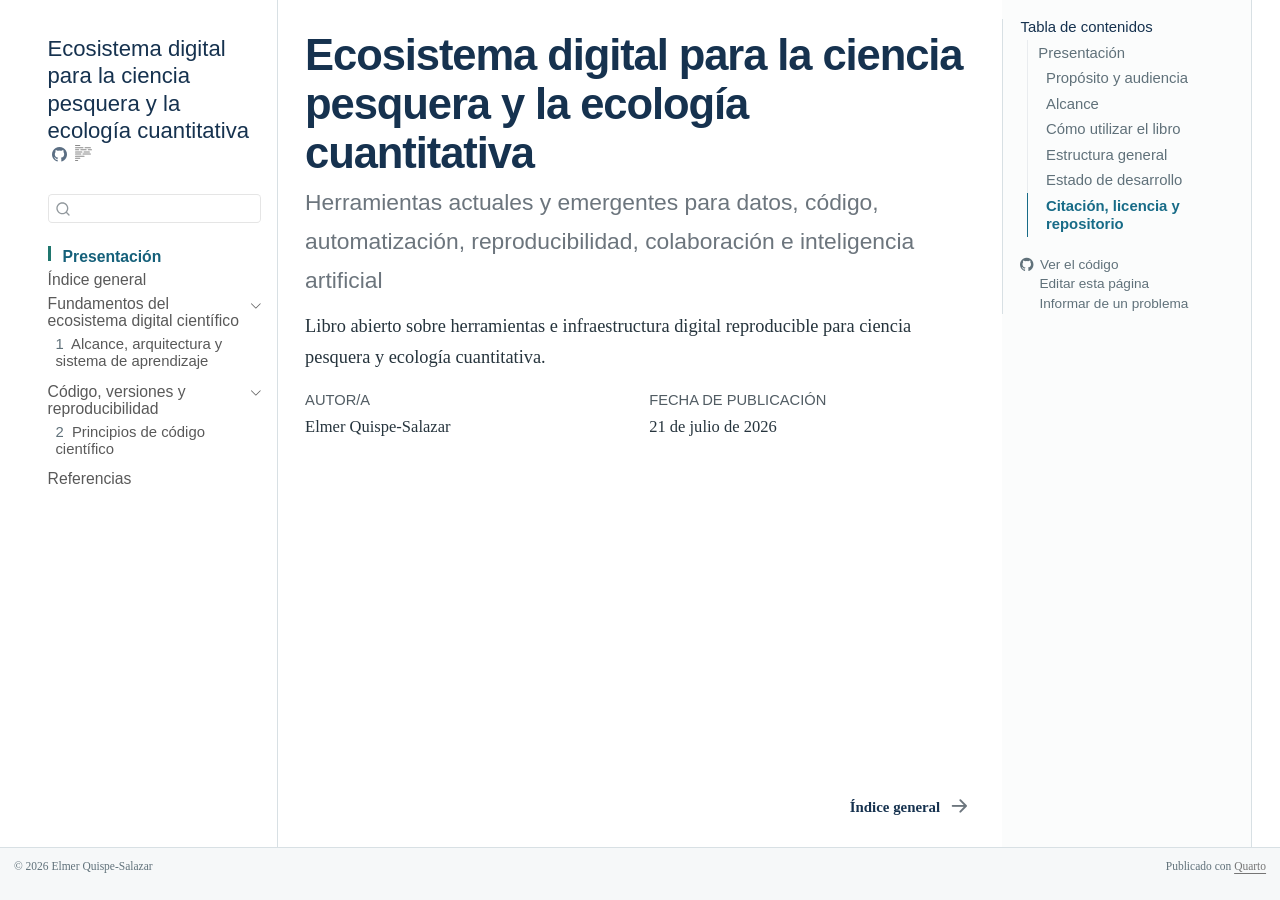
<file: docs/index.html>
<!DOCTYPE html>
<html xmlns="http://www.w3.org/1999/xhtml" lang="es" xml:lang="es"><head>

<meta charset="utf-8">
<meta name="generator" content="quarto-1.7.32">

<meta name="viewport" content="width=device-width, initial-scale=1.0, user-scalable=yes">

<meta name="author" content="Elmer Quispe-Salazar">
<meta name="description" content="Libro abierto sobre herramientas e infraestructura digital reproducible para ciencia pesquera y ecología cuantitativa.">

<title>Ecosistema digital para la ciencia pesquera y la ecología cuantitativa</title>
<style>
code{white-space: pre-wrap;}
span.smallcaps{font-variant: small-caps;}
div.columns{display: flex; gap: min(4vw, 1.5em);}
div.column{flex: auto; overflow-x: auto;}
div.hanging-indent{margin-left: 1.5em; text-indent: -1.5em;}
ul.task-list{list-style: none;}
ul.task-list li input[type="checkbox"] {
  width: 0.8em;
  margin: 0 0.8em 0.2em -1em; /* quarto-specific, see https://github.com/quarto-dev/quarto-cli/issues/4556 */ 
  vertical-align: middle;
}
</style>


<script src="site_libs/quarto-nav/quarto-nav.js"></script>
<script src="site_libs/quarto-nav/headroom.min.js"></script>
<script src="site_libs/clipboard/clipboard.min.js"></script>
<script src="site_libs/quarto-search/autocomplete.umd.js"></script>
<script src="site_libs/quarto-search/fuse.min.js"></script>
<script src="site_libs/quarto-search/quarto-search.js"></script>
<meta name="quarto:offset" content="./">
<link href="./contents.html" rel="next">
<script src="site_libs/quarto-html/quarto.js" type="module"></script>
<script src="site_libs/quarto-html/tabsets/tabsets.js" type="module"></script>
<script src="site_libs/quarto-html/popper.min.js"></script>
<script src="site_libs/quarto-html/tippy.umd.min.js"></script>
<script src="site_libs/quarto-html/anchor.min.js"></script>
<link href="site_libs/quarto-html/tippy.css" rel="stylesheet">
<link href="site_libs/quarto-html/quarto-syntax-highlighting-7bdfc6fd1cc75327436dce34fbe9533d.css" rel="stylesheet" id="quarto-text-highlighting-styles">
<script src="site_libs/bootstrap/bootstrap.min.js"></script>
<link href="site_libs/bootstrap/bootstrap-icons.css" rel="stylesheet">
<link href="site_libs/bootstrap/bootstrap-d03d477578135a263d6508707e135090.min.css" rel="stylesheet" append-hash="true" id="quarto-bootstrap" data-mode="light">
<script id="quarto-search-options" type="application/json">{
  "location": "sidebar",
  "copy-button": false,
  "collapse-after": 3,
  "panel-placement": "start",
  "type": "textbox",
  "limit": 50,
  "keyboard-shortcut": [
    "f",
    "/",
    "s"
  ],
  "show-item-context": false,
  "language": {
    "search-no-results-text": "Sin resultados",
    "search-matching-documents-text": "documentos encontrados",
    "search-copy-link-title": "Copiar el enlace en la búsqueda",
    "search-hide-matches-text": "Ocultar resultados adicionales",
    "search-more-match-text": "resultado adicional en este documento",
    "search-more-matches-text": "resultados adicionales en este documento",
    "search-clear-button-title": "Borrar",
    "search-text-placeholder": "",
    "search-detached-cancel-button-title": "Cancelar",
    "search-submit-button-title": "Enviar",
    "search-label": "Buscar"
  }
}</script>
<style>html{ scroll-behavior: smooth; }</style>


<meta property="og:title" content="Ecosistema digital para la ciencia pesquera y la ecología cuantitativa">
<meta property="og:description" content="Libro abierto sobre herramientas e infraestructura digital reproducible para ciencia pesquera y ecología cuantitativa.">
<meta property="og:site_name" content="Ecosistema digital para la ciencia pesquera y la ecología cuantitativa">
</head>

<body class="nav-sidebar floating quarto-light">

<div id="quarto-search-results"></div>
  <header id="quarto-header" class="headroom fixed-top">
  <nav class="quarto-secondary-nav">
    <div class="container-fluid d-flex">
      <button type="button" class="quarto-btn-toggle btn" data-bs-toggle="collapse" role="button" data-bs-target=".quarto-sidebar-collapse-item" aria-controls="quarto-sidebar" aria-expanded="false" aria-label="Alternar barra lateral" onclick="if (window.quartoToggleHeadroom) { window.quartoToggleHeadroom(); }">
        <i class="bi bi-layout-text-sidebar-reverse"></i>
      </button>
        <nav class="quarto-page-breadcrumbs" aria-label="breadcrumb"><ol class="breadcrumb"><li class="breadcrumb-item"><a href="./index.html">Presentación</a></li></ol></nav>
        <a class="flex-grow-1" role="navigation" data-bs-toggle="collapse" data-bs-target=".quarto-sidebar-collapse-item" aria-controls="quarto-sidebar" aria-expanded="false" aria-label="Alternar barra lateral" onclick="if (window.quartoToggleHeadroom) { window.quartoToggleHeadroom(); }">      
        </a>
      <button type="button" class="btn quarto-search-button" aria-label="Buscar" onclick="window.quartoOpenSearch();">
        <i class="bi bi-search"></i>
      </button>
    </div>
  </nav>
</header>
<!-- content -->
<div id="quarto-content" class="quarto-container page-columns page-rows-contents page-layout-full">
<!-- sidebar -->
  <nav id="quarto-sidebar" class="sidebar collapse collapse-horizontal quarto-sidebar-collapse-item sidebar-navigation floating overflow-auto">
    <div class="pt-lg-2 mt-2 text-left sidebar-header">
    <div class="sidebar-title mb-0 py-0">
      <a href="./">Ecosistema digital para la ciencia pesquera y la ecología cuantitativa</a> 
        <div class="sidebar-tools-main">
    <a href="https://github.com/qselmer/QuantFish-LabCore" title="Ejecutar el código" class="quarto-navigation-tool px-1" aria-label="Ejecutar el código"><i class="bi bi-github"></i></a>
  <a href="" class="quarto-reader-toggle quarto-navigation-tool px-1" onclick="window.quartoToggleReader(); return false;" title="Alternar modo lector">
  <div class="quarto-reader-toggle-btn">
  <i class="bi"></i>
  </div>
</a>
</div>
    </div>
      </div>
        <div class="mt-2 flex-shrink-0 align-items-center">
        <div class="sidebar-search">
        <div id="quarto-search" class="" title="Buscar"></div>
        </div>
        </div>
    <div class="sidebar-menu-container"> 
    <ul class="list-unstyled mt-1">
        <li class="sidebar-item">
  <div class="sidebar-item-container"> 
  <a href="./index.html" class="sidebar-item-text sidebar-link active">
 <span class="menu-text">Presentación</span></a>
  </div>
</li>
        <li class="sidebar-item">
  <div class="sidebar-item-container"> 
  <a href="./contents.html" class="sidebar-item-text sidebar-link">
 <span class="menu-text">Índice general</span></a>
  </div>
</li>
        <li class="sidebar-item sidebar-item-section">
      <div class="sidebar-item-container"> 
            <a class="sidebar-item-text sidebar-link text-start" data-bs-toggle="collapse" data-bs-target="#quarto-sidebar-section-1" role="navigation" aria-expanded="true">
 <span class="menu-text">Fundamentos del ecosistema digital científico</span></a>
          <a class="sidebar-item-toggle text-start" data-bs-toggle="collapse" data-bs-target="#quarto-sidebar-section-1" role="navigation" aria-expanded="true" aria-label="Alternar sección">
            <i class="bi bi-chevron-right ms-2"></i>
          </a> 
      </div>
      <ul id="quarto-sidebar-section-1" class="collapse list-unstyled sidebar-section depth1 show">  
          <li class="sidebar-item">
  <div class="sidebar-item-container"> 
  <a href="./ccpe/000-alcance-arquitectura.html" class="sidebar-item-text sidebar-link">
 <span class="menu-text"><span class="chapter-number">1</span>&nbsp; <span class="chapter-title">Alcance, arquitectura y sistema de aprendizaje</span></span></a>
  </div>
</li>
      </ul>
  </li>
        <li class="sidebar-item sidebar-item-section">
      <div class="sidebar-item-container"> 
            <a href="./part-iv/index.html" class="sidebar-item-text sidebar-link">
 <span class="menu-text">Código, versiones y reproducibilidad</span></a>
          <a class="sidebar-item-toggle text-start" data-bs-toggle="collapse" data-bs-target="#quarto-sidebar-section-2" role="navigation" aria-expanded="true" aria-label="Alternar sección">
            <i class="bi bi-chevron-right ms-2"></i>
          </a> 
      </div>
      <ul id="quarto-sidebar-section-2" class="collapse list-unstyled sidebar-section depth1 show">  
          <li class="sidebar-item">
  <div class="sidebar-item-container"> 
  <a href="./part-iv/22-code-principles.html" class="sidebar-item-text sidebar-link">
 <span class="menu-text"><span class="chapter-number">2</span>&nbsp; <span class="chapter-title">Principios de código científico</span></span></a>
  </div>
</li>
      </ul>
  </li>
        <li class="sidebar-item">
  <div class="sidebar-item-container"> 
  <a href="./references.html" class="sidebar-item-text sidebar-link">
 <span class="menu-text">Referencias</span></a>
  </div>
</li>
    </ul>
    </div>
</nav>
<div id="quarto-sidebar-glass" class="quarto-sidebar-collapse-item" data-bs-toggle="collapse" data-bs-target=".quarto-sidebar-collapse-item"></div>
<!-- margin-sidebar -->
    <div id="quarto-margin-sidebar" class="sidebar margin-sidebar">
        <nav id="TOC" role="doc-toc" class="toc-active">
    <h2 id="toc-title">Tabla de contenidos</h2>
   
  <ul>
  <li><a href="#presentación" id="toc-presentación" class="nav-link active" data-scroll-target="#presentación">Presentación</a>
  <ul class="collapse">
  <li><a href="#propósito-y-audiencia" id="toc-propósito-y-audiencia" class="nav-link" data-scroll-target="#propósito-y-audiencia">Propósito y audiencia</a></li>
  <li><a href="#alcance" id="toc-alcance" class="nav-link" data-scroll-target="#alcance">Alcance</a></li>
  <li><a href="#cómo-utilizar-el-libro" id="toc-cómo-utilizar-el-libro" class="nav-link" data-scroll-target="#cómo-utilizar-el-libro">Cómo utilizar el libro</a></li>
  <li><a href="#estructura-general" id="toc-estructura-general" class="nav-link" data-scroll-target="#estructura-general">Estructura general</a></li>
  <li><a href="#estado-de-desarrollo" id="toc-estado-de-desarrollo" class="nav-link" data-scroll-target="#estado-de-desarrollo">Estado de desarrollo</a></li>
  <li><a href="#citación-licencia-y-repositorio" id="toc-citación-licencia-y-repositorio" class="nav-link" data-scroll-target="#citación-licencia-y-repositorio">Citación, licencia y repositorio</a></li>
  </ul></li>
  </ul>
<div class="toc-actions"><ul><li><a href="https://github.com/qselmer/QuantFish-LabCore/blob/main/index.qmd" class="toc-action"><i class="bi bi-github"></i>Ver el código</a></li><li><a href="https://github.com/qselmer/QuantFish-LabCore/edit/main/index.qmd" class="toc-action"><i class="bi empty"></i>Editar esta página</a></li><li><a href="https://github.com/qselmer/QuantFish-LabCore/issues/new" class="toc-action"><i class="bi empty"></i>Informar de un problema</a></li></ul></div></nav>
    </div>
<!-- main -->
<main class="content column-body" id="quarto-document-content">

<header id="title-block-header" class="quarto-title-block default">
<div class="quarto-title">
<h1 class="title">Ecosistema digital para la ciencia pesquera y la ecología cuantitativa</h1>
<p class="subtitle lead">Herramientas actuales y emergentes para datos, código, automatización, reproducibilidad, colaboración e inteligencia artificial</p>
</div>

<div>
  <div class="description">
    Libro abierto sobre herramientas e infraestructura digital reproducible para ciencia pesquera y ecología cuantitativa.
  </div>
</div>


<div class="quarto-title-meta column-body">

    <div>
    <div class="quarto-title-meta-heading">Autor/a</div>
    <div class="quarto-title-meta-contents">
             <p>Elmer Quispe-Salazar </p>
          </div>
  </div>
    
    <div>
    <div class="quarto-title-meta-heading">Fecha de publicación</div>
    <div class="quarto-title-meta-contents">
      <p class="date">21 de julio de 2026</p>
    </div>
  </div>
  
    
  </div>
  


</header>


<section id="presentación" class="level1 unnumbered book-frontmatter">
<h1 class="unnumbered book-frontmatter">Presentación</h1>
<div class="book-hero">
<p class="book-kicker">
Computación científica · ciencia pesquera · reproducibilidad
</p>
<p>Este libro examina la infraestructura digital que sostiene el trabajo científico contemporáneo: cómo organizar datos y código, registrar decisiones, automatizar procesos y publicar resultados que otras personas puedan comprender, verificar y reconstruir.</p>
<p><a href="./contents.html" class="btn btn-primary" role="button">Consultar el índice general</a> <a href="https://github.com/qselmer/QuantFish-LabCore" class="btn btn-outline-primary" role="button">Abrir el repositorio</a></p>
</div>
<section id="propósito-y-audiencia" class="level2">
<h2 class="anchored" data-anchor-id="propósito-y-audiencia">Propósito y audiencia</h2>
<p>La obra está dirigida a investigadores, profesionales, docentes y estudiantes de ciencias pesqueras y ecología cuantitativa que trabajan con archivos, scripts, bases de datos y documentos científicos. Su propósito es ofrecer criterios duraderos para construir entornos portables, auditables, seguros y sostenibles, incluso cuando cambien las herramientas concretas.</p>
</section>
<section id="alcance" class="level2">
<h2 class="anchored" data-anchor-id="alcance">Alcance</h2>
<p>El recorrido abarca organización de proyectos, formatos de datos, lenguajes computacionales, entornos de desarrollo, control de versiones, publicación reproducible, automatización, colaboración e inteligencia artificial. R, Python, SQL y la terminal se presentan como componentes complementarios de una misma arquitectura científica.</p>
<div class="callout callout-style-default callout-note callout-titled" title="Límites de esta obra">
<div class="callout-header d-flex align-content-center">
<div class="callout-icon-container">
<i class="callout-icon"></i>
</div>
<div class="callout-title-container flex-fill">
Límites de esta obra
</div>
</div>
<div class="callout-body-container callout-body">
<p>No es un tratado de estadística aplicada. No desarrolla teoría de GLM, GAM, modelos mixtos o bayesianos, modelos espacio-temporales, dinámica poblacional, evaluación de stocks ni MSE. Los ejemplos cuantitativos se utilizan para explicar herramientas y decisiones de infraestructura.</p>
</div>
</div>
</section>
<section id="cómo-utilizar-el-libro" class="level2">
<h2 class="anchored" data-anchor-id="cómo-utilizar-el-libro">Cómo utilizar el libro</h2>
<p>Los capítulos combinan explicación conceptual, procedimientos verificables y ejemplos reproducibles. Conviene leer primero el argumento completo, consultar el código cuando sea necesario y conservar evidencia de las decisiones adoptadas en cada proyecto.</p>
<p>El ecosistema editorial distingue cuatro productos relacionados, pero no intercambiables:</p>
<ul>
<li>el <strong>aprendizaje personal</strong> registra preguntas y avances;</li>
<li>el <strong>libro</strong> desarrolla una explicación coherente y de referencia;</li>
<li>la <strong>clase</strong> organiza una experiencia docente;</li>
<li>el <strong>post</strong> sintetiza resultados únicamente después de evaluar el aprendizaje.</li>
</ul>
</section>
<section id="estructura-general" class="level2">
<h2 class="anchored" data-anchor-id="estructura-general">Estructura general</h2>
<p>La arquitectura prevista se organiza en ocho partes: fundamentos; datos; entornos y lenguajes; código y reproducibilidad; automatización e infraestructura; colaboración y gobernanza; inteligencia artificial; e integración. El <a href="./contents.html">índice general</a> distingue los capítulos disponibles de los contenidos planificados.</p>
</section>
<section id="estado-de-desarrollo" class="level2">
<h2 class="anchored" data-anchor-id="estado-de-desarrollo">Estado de desarrollo</h2>
<p>El libro se publica de manera incremental. La base editorial, la navegación y el primer capítulo están disponibles; los demás capítulos se incorporarán cuando su contenido y sus ejemplos puedan validarse.</p>
</section>
<section id="citación-licencia-y-repositorio" class="level2">
<h2 class="anchored" data-anchor-id="citación-licencia-y-repositorio">Citación, licencia y repositorio</h2>
<p><strong>Autor:</strong> Elmer Quispe-Salazar</p>
<p><strong>Citación sugerida:</strong> Quispe-Salazar, E. (2026). <em>Ecosistema digital para la ciencia pesquera y la ecología cuantitativa</em>. <a href="https://qselmer.github.io/QuantFish-LabCore/" class="uri">https://qselmer.github.io/QuantFish-LabCore/</a></p>
<p><strong>Licencia del contenido:</strong> <a href="https://creativecommons.org/licenses/by/4.0/deed.es">Creative Commons Atribución 4.0 Internacional</a></p>
<p><strong>Repositorio:</strong> <a href="https://github.com/qselmer/QuantFish-LabCore">qselmer/QuantFish-LabCore</a></p>


</section>
</section>

</main> <!-- /main -->
<script id="quarto-html-after-body" type="application/javascript">
  window.document.addEventListener("DOMContentLoaded", function (event) {
    const icon = "";
    const anchorJS = new window.AnchorJS();
    anchorJS.options = {
      placement: 'right',
      icon: icon
    };
    anchorJS.add('.anchored');
    const isCodeAnnotation = (el) => {
      for (const clz of el.classList) {
        if (clz.startsWith('code-annotation-')) {                     
          return true;
        }
      }
      return false;
    }
    const onCopySuccess = function(e) {
      // button target
      const button = e.trigger;
      // don't keep focus
      button.blur();
      // flash "checked"
      button.classList.add('code-copy-button-checked');
      var currentTitle = button.getAttribute("title");
      button.setAttribute("title", "Copiado");
      let tooltip;
      if (window.bootstrap) {
        button.setAttribute("data-bs-toggle", "tooltip");
        button.setAttribute("data-bs-placement", "left");
        button.setAttribute("data-bs-title", "Copiado");
        tooltip = new bootstrap.Tooltip(button, 
          { trigger: "manual", 
            customClass: "code-copy-button-tooltip",
            offset: [0, -8]});
        tooltip.show();    
      }
      setTimeout(function() {
        if (tooltip) {
          tooltip.hide();
          button.removeAttribute("data-bs-title");
          button.removeAttribute("data-bs-toggle");
          button.removeAttribute("data-bs-placement");
        }
        button.setAttribute("title", currentTitle);
        button.classList.remove('code-copy-button-checked');
      }, 1000);
      // clear code selection
      e.clearSelection();
    }
    const getTextToCopy = function(trigger) {
        const codeEl = trigger.previousElementSibling.cloneNode(true);
        for (const childEl of codeEl.children) {
          if (isCodeAnnotation(childEl)) {
            childEl.remove();
          }
        }
        return codeEl.innerText;
    }
    const clipboard = new window.ClipboardJS('.code-copy-button:not([data-in-quarto-modal])', {
      text: getTextToCopy
    });
    clipboard.on('success', onCopySuccess);
    if (window.document.getElementById('quarto-embedded-source-code-modal')) {
      const clipboardModal = new window.ClipboardJS('.code-copy-button[data-in-quarto-modal]', {
        text: getTextToCopy,
        container: window.document.getElementById('quarto-embedded-source-code-modal')
      });
      clipboardModal.on('success', onCopySuccess);
    }
      var localhostRegex = new RegExp(/^(?:http|https):\/\/localhost\:?[0-9]*\//);
      var mailtoRegex = new RegExp(/^mailto:/);
        var filterRegex = new RegExp("https:\/\/qselmer\.github\.io\/QuantFish-LabCore\/");
      var isInternal = (href) => {
          return filterRegex.test(href) || localhostRegex.test(href) || mailtoRegex.test(href);
      }
      // Inspect non-navigation links and adorn them if external
     var links = window.document.querySelectorAll('a[href]:not(.nav-link):not(.navbar-brand):not(.toc-action):not(.sidebar-link):not(.sidebar-item-toggle):not(.pagination-link):not(.no-external):not([aria-hidden]):not(.dropdown-item):not(.quarto-navigation-tool):not(.about-link)');
      for (var i=0; i<links.length; i++) {
        const link = links[i];
        if (!isInternal(link.href)) {
          // undo the damage that might have been done by quarto-nav.js in the case of
          // links that we want to consider external
          if (link.dataset.originalHref !== undefined) {
            link.href = link.dataset.originalHref;
          }
            // target, if specified
            link.setAttribute("target", "_blank");
            if (link.getAttribute("rel") === null) {
              link.setAttribute("rel", "noopener");
            }
        }
      }
    function tippyHover(el, contentFn, onTriggerFn, onUntriggerFn) {
      const config = {
        allowHTML: true,
        maxWidth: 500,
        delay: 100,
        arrow: false,
        appendTo: function(el) {
            return el.parentElement;
        },
        interactive: true,
        interactiveBorder: 10,
        theme: 'quarto',
        placement: 'bottom-start',
      };
      if (contentFn) {
        config.content = contentFn;
      }
      if (onTriggerFn) {
        config.onTrigger = onTriggerFn;
      }
      if (onUntriggerFn) {
        config.onUntrigger = onUntriggerFn;
      }
      window.tippy(el, config); 
    }
    const noterefs = window.document.querySelectorAll('a[role="doc-noteref"]');
    for (var i=0; i<noterefs.length; i++) {
      const ref = noterefs[i];
      tippyHover(ref, function() {
        // use id or data attribute instead here
        let href = ref.getAttribute('data-footnote-href') || ref.getAttribute('href');
        try { href = new URL(href).hash; } catch {}
        const id = href.replace(/^#\/?/, "");
        const note = window.document.getElementById(id);
        if (note) {
          return note.innerHTML;
        } else {
          return "";
        }
      });
    }
    const xrefs = window.document.querySelectorAll('a.quarto-xref');
    const processXRef = (id, note) => {
      // Strip column container classes
      const stripColumnClz = (el) => {
        el.classList.remove("page-full", "page-columns");
        if (el.children) {
          for (const child of el.children) {
            stripColumnClz(child);
          }
        }
      }
      stripColumnClz(note)
      if (id === null || id.startsWith('sec-')) {
        // Special case sections, only their first couple elements
        const container = document.createElement("div");
        if (note.children && note.children.length > 2) {
          container.appendChild(note.children[0].cloneNode(true));
          for (let i = 1; i < note.children.length; i++) {
            const child = note.children[i];
            if (child.tagName === "P" && child.innerText === "") {
              continue;
            } else {
              container.appendChild(child.cloneNode(true));
              break;
            }
          }
          if (window.Quarto?.typesetMath) {
            window.Quarto.typesetMath(container);
          }
          return container.innerHTML
        } else {
          if (window.Quarto?.typesetMath) {
            window.Quarto.typesetMath(note);
          }
          return note.innerHTML;
        }
      } else {
        // Remove any anchor links if they are present
        const anchorLink = note.querySelector('a.anchorjs-link');
        if (anchorLink) {
          anchorLink.remove();
        }
        if (window.Quarto?.typesetMath) {
          window.Quarto.typesetMath(note);
        }
        if (note.classList.contains("callout")) {
          return note.outerHTML;
        } else {
          return note.innerHTML;
        }
      }
    }
    for (var i=0; i<xrefs.length; i++) {
      const xref = xrefs[i];
      tippyHover(xref, undefined, function(instance) {
        instance.disable();
        let url = xref.getAttribute('href');
        let hash = undefined; 
        if (url.startsWith('#')) {
          hash = url;
        } else {
          try { hash = new URL(url).hash; } catch {}
        }
        if (hash) {
          const id = hash.replace(/^#\/?/, "");
          const note = window.document.getElementById(id);
          if (note !== null) {
            try {
              const html = processXRef(id, note.cloneNode(true));
              instance.setContent(html);
            } finally {
              instance.enable();
              instance.show();
            }
          } else {
            // See if we can fetch this
            fetch(url.split('#')[0])
            .then(res => res.text())
            .then(html => {
              const parser = new DOMParser();
              const htmlDoc = parser.parseFromString(html, "text/html");
              const note = htmlDoc.getElementById(id);
              if (note !== null) {
                const html = processXRef(id, note);
                instance.setContent(html);
              } 
            }).finally(() => {
              instance.enable();
              instance.show();
            });
          }
        } else {
          // See if we can fetch a full url (with no hash to target)
          // This is a special case and we should probably do some content thinning / targeting
          fetch(url)
          .then(res => res.text())
          .then(html => {
            const parser = new DOMParser();
            const htmlDoc = parser.parseFromString(html, "text/html");
            const note = htmlDoc.querySelector('main.content');
            if (note !== null) {
              // This should only happen for chapter cross references
              // (since there is no id in the URL)
              // remove the first header
              if (note.children.length > 0 && note.children[0].tagName === "HEADER") {
                note.children[0].remove();
              }
              const html = processXRef(null, note);
              instance.setContent(html);
            } 
          }).finally(() => {
            instance.enable();
            instance.show();
          });
        }
      }, function(instance) {
      });
    }
        let selectedAnnoteEl;
        const selectorForAnnotation = ( cell, annotation) => {
          let cellAttr = 'data-code-cell="' + cell + '"';
          let lineAttr = 'data-code-annotation="' +  annotation + '"';
          const selector = 'span[' + cellAttr + '][' + lineAttr + ']';
          return selector;
        }
        const selectCodeLines = (annoteEl) => {
          const doc = window.document;
          const targetCell = annoteEl.getAttribute("data-target-cell");
          const targetAnnotation = annoteEl.getAttribute("data-target-annotation");
          const annoteSpan = window.document.querySelector(selectorForAnnotation(targetCell, targetAnnotation));
          const lines = annoteSpan.getAttribute("data-code-lines").split(",");
          const lineIds = lines.map((line) => {
            return targetCell + "-" + line;
          })
          let top = null;
          let height = null;
          let parent = null;
          if (lineIds.length > 0) {
              //compute the position of the single el (top and bottom and make a div)
              const el = window.document.getElementById(lineIds[0]);
              top = el.offsetTop;
              height = el.offsetHeight;
              parent = el.parentElement.parentElement;
            if (lineIds.length > 1) {
              const lastEl = window.document.getElementById(lineIds[lineIds.length - 1]);
              const bottom = lastEl.offsetTop + lastEl.offsetHeight;
              height = bottom - top;
            }
            if (top !== null && height !== null && parent !== null) {
              // cook up a div (if necessary) and position it 
              let div = window.document.getElementById("code-annotation-line-highlight");
              if (div === null) {
                div = window.document.createElement("div");
                div.setAttribute("id", "code-annotation-line-highlight");
                div.style.position = 'absolute';
                parent.appendChild(div);
              }
              div.style.top = top - 2 + "px";
              div.style.height = height + 4 + "px";
              div.style.left = 0;
              let gutterDiv = window.document.getElementById("code-annotation-line-highlight-gutter");
              if (gutterDiv === null) {
                gutterDiv = window.document.createElement("div");
                gutterDiv.setAttribute("id", "code-annotation-line-highlight-gutter");
                gutterDiv.style.position = 'absolute';
                const codeCell = window.document.getElementById(targetCell);
                const gutter = codeCell.querySelector('.code-annotation-gutter');
                gutter.appendChild(gutterDiv);
              }
              gutterDiv.style.top = top - 2 + "px";
              gutterDiv.style.height = height + 4 + "px";
            }
            selectedAnnoteEl = annoteEl;
          }
        };
        const unselectCodeLines = () => {
          const elementsIds = ["code-annotation-line-highlight", "code-annotation-line-highlight-gutter"];
          elementsIds.forEach((elId) => {
            const div = window.document.getElementById(elId);
            if (div) {
              div.remove();
            }
          });
          selectedAnnoteEl = undefined;
        };
          // Handle positioning of the toggle
      window.addEventListener(
        "resize",
        throttle(() => {
          elRect = undefined;
          if (selectedAnnoteEl) {
            selectCodeLines(selectedAnnoteEl);
          }
        }, 10)
      );
      function throttle(fn, ms) {
      let throttle = false;
      let timer;
        return (...args) => {
          if(!throttle) { // first call gets through
              fn.apply(this, args);
              throttle = true;
          } else { // all the others get throttled
              if(timer) clearTimeout(timer); // cancel #2
              timer = setTimeout(() => {
                fn.apply(this, args);
                timer = throttle = false;
              }, ms);
          }
        };
      }
        // Attach click handler to the DT
        const annoteDls = window.document.querySelectorAll('dt[data-target-cell]');
        for (const annoteDlNode of annoteDls) {
          annoteDlNode.addEventListener('click', (event) => {
            const clickedEl = event.target;
            if (clickedEl !== selectedAnnoteEl) {
              unselectCodeLines();
              const activeEl = window.document.querySelector('dt[data-target-cell].code-annotation-active');
              if (activeEl) {
                activeEl.classList.remove('code-annotation-active');
              }
              selectCodeLines(clickedEl);
              clickedEl.classList.add('code-annotation-active');
            } else {
              // Unselect the line
              unselectCodeLines();
              clickedEl.classList.remove('code-annotation-active');
            }
          });
        }
    const findCites = (el) => {
      const parentEl = el.parentElement;
      if (parentEl) {
        const cites = parentEl.dataset.cites;
        if (cites) {
          return {
            el,
            cites: cites.split(' ')
          };
        } else {
          return findCites(el.parentElement)
        }
      } else {
        return undefined;
      }
    };
    var bibliorefs = window.document.querySelectorAll('a[role="doc-biblioref"]');
    for (var i=0; i<bibliorefs.length; i++) {
      const ref = bibliorefs[i];
      const citeInfo = findCites(ref);
      if (citeInfo) {
        tippyHover(citeInfo.el, function() {
          var popup = window.document.createElement('div');
          citeInfo.cites.forEach(function(cite) {
            var citeDiv = window.document.createElement('div');
            citeDiv.classList.add('hanging-indent');
            citeDiv.classList.add('csl-entry');
            var biblioDiv = window.document.getElementById('ref-' + cite);
            if (biblioDiv) {
              citeDiv.innerHTML = biblioDiv.innerHTML;
            }
            popup.appendChild(citeDiv);
          });
          return popup.innerHTML;
        });
      }
    }
  });
  </script>
<nav class="page-navigation column-body">
  <div class="nav-page nav-page-previous">
  </div>
  <div class="nav-page nav-page-next">
      <a href="./contents.html" class="pagination-link" aria-label="Índice general">
        <span class="nav-page-text">Índice general</span> <i class="bi bi-arrow-right-short"></i>
      </a>
  </div>
</nav>
</div> <!-- /content -->
<footer class="footer">
  <div class="nav-footer">
    <div class="nav-footer-left">
<p>© 2026 Elmer Quispe-Salazar</p>
</div>   
    <div class="nav-footer-center">
      &nbsp;
    <div class="toc-actions d-sm-block d-md-none"><ul><li><a href="https://github.com/qselmer/QuantFish-LabCore/blob/main/index.qmd" class="toc-action"><i class="bi bi-github"></i>Ver el código</a></li><li><a href="https://github.com/qselmer/QuantFish-LabCore/edit/main/index.qmd" class="toc-action"><i class="bi empty"></i>Editar esta página</a></li><li><a href="https://github.com/qselmer/QuantFish-LabCore/issues/new" class="toc-action"><i class="bi empty"></i>Informar de un problema</a></li></ul></div></div>
    <div class="nav-footer-right">
<p>Publicado con <a href="https://quarto.org/">Quarto</a></p>
</div>
  </div>
</footer>




<script src="site_libs/quarto-html/zenscroll-min.js"></script>
</body></html>
</file>
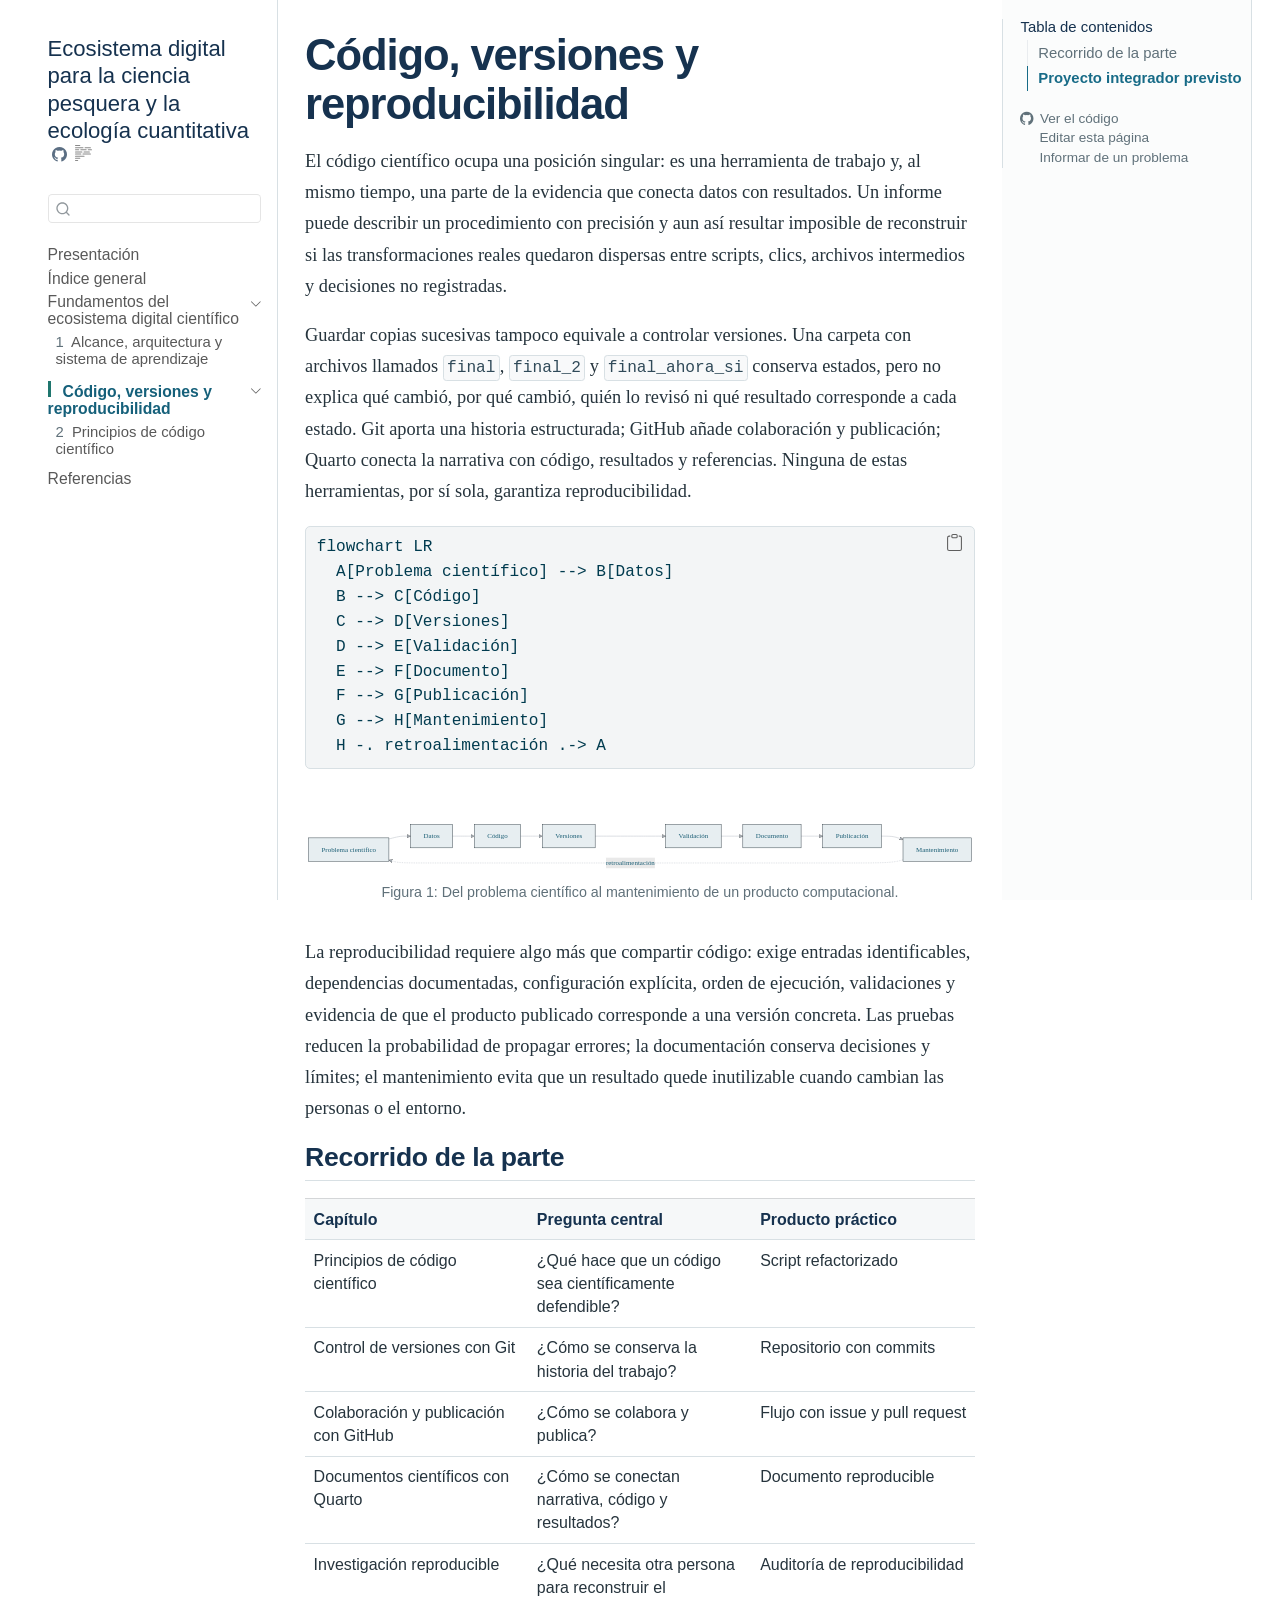
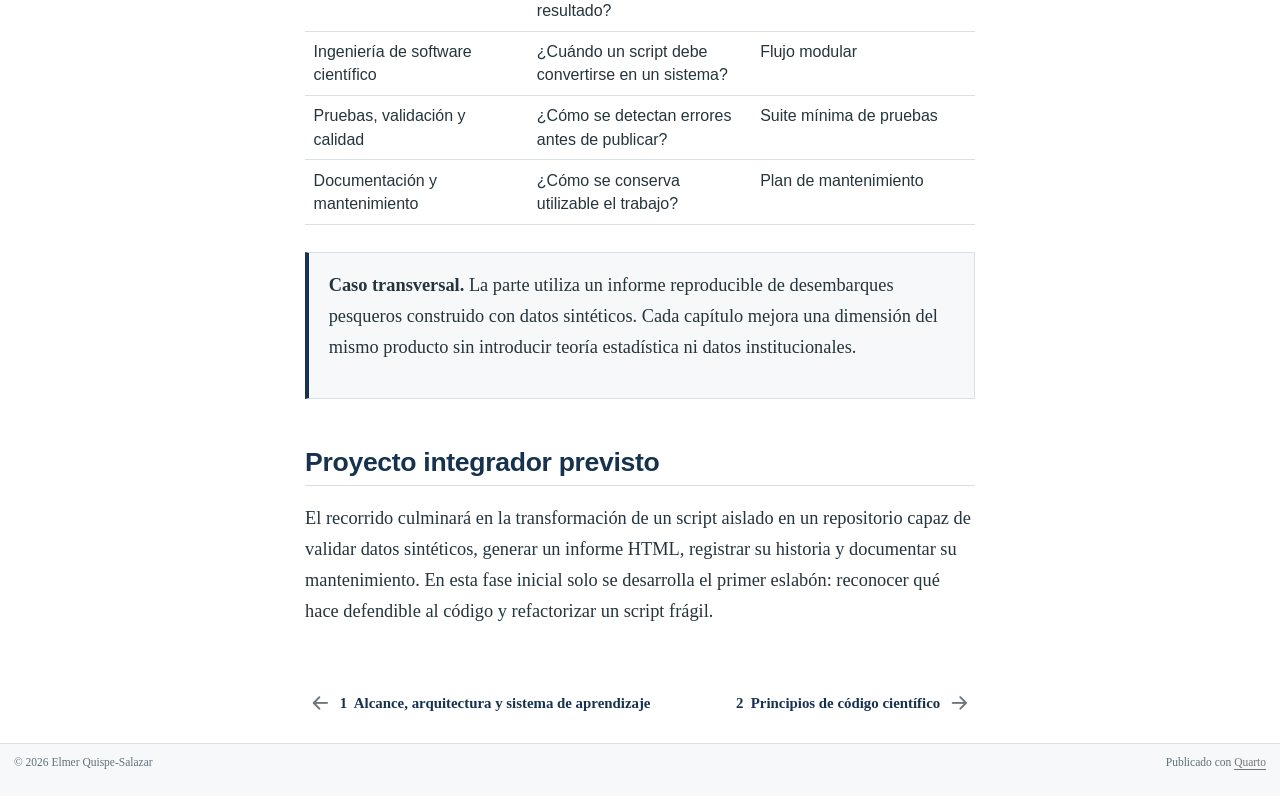
<file: docs/part-iv/index.html>
<!DOCTYPE html>
<html xmlns="http://www.w3.org/1999/xhtml" lang="es" xml:lang="es"><head>

<meta charset="utf-8">
<meta name="generator" content="quarto-1.7.32">

<meta name="viewport" content="width=device-width, initial-scale=1.0, user-scalable=yes">

<meta name="description" content="Arquitectura computacional para convertir código científico en evidencia trazable, verificable y mantenible.">

<title>Código, versiones y reproducibilidad – Ecosistema digital para la ciencia pesquera y la ecología cuantitativa</title>
<style>
code{white-space: pre-wrap;}
span.smallcaps{font-variant: small-caps;}
div.columns{display: flex; gap: min(4vw, 1.5em);}
div.column{flex: auto; overflow-x: auto;}
div.hanging-indent{margin-left: 1.5em; text-indent: -1.5em;}
ul.task-list{list-style: none;}
ul.task-list li input[type="checkbox"] {
  width: 0.8em;
  margin: 0 0.8em 0.2em -1em; /* quarto-specific, see https://github.com/quarto-dev/quarto-cli/issues/4556 */ 
  vertical-align: middle;
}
/* CSS for syntax highlighting */
html { -webkit-text-size-adjust: 100%; }
pre > code.sourceCode { white-space: pre; position: relative; }
pre > code.sourceCode > span { display: inline-block; line-height: 1.25; }
pre > code.sourceCode > span:empty { height: 1.2em; }
.sourceCode { overflow: visible; }
code.sourceCode > span { color: inherit; text-decoration: inherit; }
div.sourceCode { margin: 1em 0; }
pre.sourceCode { margin: 0; }
@media screen {
div.sourceCode { overflow: auto; }
}
@media print {
pre > code.sourceCode { white-space: pre-wrap; }
pre > code.sourceCode > span { text-indent: -5em; padding-left: 5em; }
}
pre.numberSource code
  { counter-reset: source-line 0; }
pre.numberSource code > span
  { position: relative; left: -4em; counter-increment: source-line; }
pre.numberSource code > span > a:first-child::before
  { content: counter(source-line);
    position: relative; left: -1em; text-align: right; vertical-align: baseline;
    border: none; display: inline-block;
    -webkit-touch-callout: none; -webkit-user-select: none;
    -khtml-user-select: none; -moz-user-select: none;
    -ms-user-select: none; user-select: none;
    padding: 0 4px; width: 4em;
  }
pre.numberSource { margin-left: 3em;  padding-left: 4px; }
div.sourceCode
  {   }
@media screen {
pre > code.sourceCode > span > a:first-child::before { text-decoration: underline; }
}
</style>


<script src="../site_libs/quarto-nav/quarto-nav.js"></script>
<script src="../site_libs/quarto-nav/headroom.min.js"></script>
<script src="../site_libs/clipboard/clipboard.min.js"></script>
<script src="../site_libs/quarto-search/autocomplete.umd.js"></script>
<script src="../site_libs/quarto-search/fuse.min.js"></script>
<script src="../site_libs/quarto-search/quarto-search.js"></script>
<meta name="quarto:offset" content="../">
<link href="../part-iv/22-code-principles.html" rel="next">
<link href="../ccpe/000-alcance-arquitectura.html" rel="prev">
<script src="../site_libs/quarto-html/quarto.js" type="module"></script>
<script src="../site_libs/quarto-html/tabsets/tabsets.js" type="module"></script>
<script src="../site_libs/quarto-html/popper.min.js"></script>
<script src="../site_libs/quarto-html/tippy.umd.min.js"></script>
<script src="../site_libs/quarto-html/anchor.min.js"></script>
<link href="../site_libs/quarto-html/tippy.css" rel="stylesheet">
<link href="../site_libs/quarto-html/quarto-syntax-highlighting-7bdfc6fd1cc75327436dce34fbe9533d.css" rel="stylesheet" id="quarto-text-highlighting-styles">
<script src="../site_libs/bootstrap/bootstrap.min.js"></script>
<link href="../site_libs/bootstrap/bootstrap-icons.css" rel="stylesheet">
<link href="../site_libs/bootstrap/bootstrap-d03d477578135a263d6508707e135090.min.css" rel="stylesheet" append-hash="true" id="quarto-bootstrap" data-mode="light">
<script id="quarto-search-options" type="application/json">{
  "location": "sidebar",
  "copy-button": false,
  "collapse-after": 3,
  "panel-placement": "start",
  "type": "textbox",
  "limit": 50,
  "keyboard-shortcut": [
    "f",
    "/",
    "s"
  ],
  "show-item-context": false,
  "language": {
    "search-no-results-text": "Sin resultados",
    "search-matching-documents-text": "documentos encontrados",
    "search-copy-link-title": "Copiar el enlace en la búsqueda",
    "search-hide-matches-text": "Ocultar resultados adicionales",
    "search-more-match-text": "resultado adicional en este documento",
    "search-more-matches-text": "resultados adicionales en este documento",
    "search-clear-button-title": "Borrar",
    "search-text-placeholder": "",
    "search-detached-cancel-button-title": "Cancelar",
    "search-submit-button-title": "Enviar",
    "search-label": "Buscar"
  }
}</script>
<style>html{ scroll-behavior: smooth; }</style>
<script src="../site_libs/quarto-diagram/mermaid.min.js"></script>
<script src="../site_libs/quarto-diagram/mermaid-init.js"></script>
<link href="../site_libs/quarto-diagram/mermaid.css" rel="stylesheet">


<meta property="og:title" content="Código, versiones y reproducibilidad – Ecosistema digital para la ciencia pesquera y la ecología cuantitativa">
<meta property="og:description" content="Libro abierto sobre herramientas e infraestructura digital reproducible para ciencia pesquera y ecología cuantitativa.">
<meta property="og:site_name" content="Ecosistema digital para la ciencia pesquera y la ecología cuantitativa">
</head>

<body class="nav-sidebar floating quarto-light">

<div id="quarto-search-results"></div>
  <header id="quarto-header" class="headroom fixed-top">
  <nav class="quarto-secondary-nav">
    <div class="container-fluid d-flex">
      <button type="button" class="quarto-btn-toggle btn" data-bs-toggle="collapse" role="button" data-bs-target=".quarto-sidebar-collapse-item" aria-controls="quarto-sidebar" aria-expanded="false" aria-label="Alternar barra lateral" onclick="if (window.quartoToggleHeadroom) { window.quartoToggleHeadroom(); }">
        <i class="bi bi-layout-text-sidebar-reverse"></i>
      </button>
        <nav class="quarto-page-breadcrumbs" aria-label="breadcrumb"><ol class="breadcrumb"><li class="breadcrumb-item"><a href="../part-iv/index.html">Código, versiones y reproducibilidad</a></li></ol></nav>
        <a class="flex-grow-1" role="navigation" data-bs-toggle="collapse" data-bs-target=".quarto-sidebar-collapse-item" aria-controls="quarto-sidebar" aria-expanded="false" aria-label="Alternar barra lateral" onclick="if (window.quartoToggleHeadroom) { window.quartoToggleHeadroom(); }">      
        </a>
      <button type="button" class="btn quarto-search-button" aria-label="Buscar" onclick="window.quartoOpenSearch();">
        <i class="bi bi-search"></i>
      </button>
    </div>
  </nav>
</header>
<!-- content -->
<div id="quarto-content" class="quarto-container page-columns page-rows-contents page-layout-article">
<!-- sidebar -->
  <nav id="quarto-sidebar" class="sidebar collapse collapse-horizontal quarto-sidebar-collapse-item sidebar-navigation floating overflow-auto">
    <div class="pt-lg-2 mt-2 text-left sidebar-header">
    <div class="sidebar-title mb-0 py-0">
      <a href="../">Ecosistema digital para la ciencia pesquera y la ecología cuantitativa</a> 
        <div class="sidebar-tools-main">
    <a href="https://github.com/qselmer/QuantFish-LabCore" title="Ejecutar el código" class="quarto-navigation-tool px-1" aria-label="Ejecutar el código"><i class="bi bi-github"></i></a>
  <a href="" class="quarto-reader-toggle quarto-navigation-tool px-1" onclick="window.quartoToggleReader(); return false;" title="Alternar modo lector">
  <div class="quarto-reader-toggle-btn">
  <i class="bi"></i>
  </div>
</a>
</div>
    </div>
      </div>
        <div class="mt-2 flex-shrink-0 align-items-center">
        <div class="sidebar-search">
        <div id="quarto-search" class="" title="Buscar"></div>
        </div>
        </div>
    <div class="sidebar-menu-container"> 
    <ul class="list-unstyled mt-1">
        <li class="sidebar-item">
  <div class="sidebar-item-container"> 
  <a href="../index.html" class="sidebar-item-text sidebar-link">
 <span class="menu-text">Presentación</span></a>
  </div>
</li>
        <li class="sidebar-item">
  <div class="sidebar-item-container"> 
  <a href="../contents.html" class="sidebar-item-text sidebar-link">
 <span class="menu-text">Índice general</span></a>
  </div>
</li>
        <li class="sidebar-item sidebar-item-section">
      <div class="sidebar-item-container"> 
            <a class="sidebar-item-text sidebar-link text-start" data-bs-toggle="collapse" data-bs-target="#quarto-sidebar-section-1" role="navigation" aria-expanded="true">
 <span class="menu-text">Fundamentos del ecosistema digital científico</span></a>
          <a class="sidebar-item-toggle text-start" data-bs-toggle="collapse" data-bs-target="#quarto-sidebar-section-1" role="navigation" aria-expanded="true" aria-label="Alternar sección">
            <i class="bi bi-chevron-right ms-2"></i>
          </a> 
      </div>
      <ul id="quarto-sidebar-section-1" class="collapse list-unstyled sidebar-section depth1 show">  
          <li class="sidebar-item">
  <div class="sidebar-item-container"> 
  <a href="../ccpe/000-alcance-arquitectura.html" class="sidebar-item-text sidebar-link">
 <span class="menu-text"><span class="chapter-number">1</span>&nbsp; <span class="chapter-title">Alcance, arquitectura y sistema de aprendizaje</span></span></a>
  </div>
</li>
      </ul>
  </li>
        <li class="sidebar-item sidebar-item-section">
      <div class="sidebar-item-container"> 
            <a href="../part-iv/index.html" class="sidebar-item-text sidebar-link active">
 <span class="menu-text">Código, versiones y reproducibilidad</span></a>
          <a class="sidebar-item-toggle text-start" data-bs-toggle="collapse" data-bs-target="#quarto-sidebar-section-2" role="navigation" aria-expanded="true" aria-label="Alternar sección">
            <i class="bi bi-chevron-right ms-2"></i>
          </a> 
      </div>
      <ul id="quarto-sidebar-section-2" class="collapse list-unstyled sidebar-section depth1 show">  
          <li class="sidebar-item">
  <div class="sidebar-item-container"> 
  <a href="../part-iv/22-code-principles.html" class="sidebar-item-text sidebar-link">
 <span class="menu-text"><span class="chapter-number">2</span>&nbsp; <span class="chapter-title">Principios de código científico</span></span></a>
  </div>
</li>
      </ul>
  </li>
        <li class="sidebar-item">
  <div class="sidebar-item-container"> 
  <a href="../references.html" class="sidebar-item-text sidebar-link">
 <span class="menu-text">Referencias</span></a>
  </div>
</li>
    </ul>
    </div>
</nav>
<div id="quarto-sidebar-glass" class="quarto-sidebar-collapse-item" data-bs-toggle="collapse" data-bs-target=".quarto-sidebar-collapse-item"></div>
<!-- margin-sidebar -->
    <div id="quarto-margin-sidebar" class="sidebar margin-sidebar">
        <nav id="TOC" role="doc-toc" class="toc-active">
    <h2 id="toc-title">Tabla de contenidos</h2>
   
  <ul>
  <li><a href="#recorrido-de-la-parte" id="toc-recorrido-de-la-parte" class="nav-link active" data-scroll-target="#recorrido-de-la-parte">Recorrido de la parte</a></li>
  <li><a href="#proyecto-integrador-previsto" id="toc-proyecto-integrador-previsto" class="nav-link" data-scroll-target="#proyecto-integrador-previsto">Proyecto integrador previsto</a></li>
  </ul>
<div class="toc-actions"><ul><li><a href="https://github.com/qselmer/QuantFish-LabCore/blob/main/part-iv/index.qmd" class="toc-action"><i class="bi bi-github"></i>Ver el código</a></li><li><a href="https://github.com/qselmer/QuantFish-LabCore/edit/main/part-iv/index.qmd" class="toc-action"><i class="bi empty"></i>Editar esta página</a></li><li><a href="https://github.com/qselmer/QuantFish-LabCore/issues/new" class="toc-action"><i class="bi empty"></i>Informar de un problema</a></li></ul></div></nav>
    </div>
<!-- main -->
<main class="content" id="quarto-document-content">

<header id="title-block-header" class="quarto-title-block default">
<div class="quarto-title">
<h1 class="title">Código, versiones y reproducibilidad</h1>
</div>



<div class="quarto-title-meta">

    
  
    
  </div>
  


</header>


<p>El código científico ocupa una posición singular: es una herramienta de trabajo y, al mismo tiempo, una parte de la evidencia que conecta datos con resultados. Un informe puede describir un procedimiento con precisión y aun así resultar imposible de reconstruir si las transformaciones reales quedaron dispersas entre scripts, clics, archivos intermedios y decisiones no registradas.</p>
<p>Guardar copias sucesivas tampoco equivale a controlar versiones. Una carpeta con archivos llamados <code>final</code>, <code>final_2</code> y <code>final_ahora_si</code> conserva estados, pero no explica qué cambió, por qué cambió, quién lo revisó ni qué resultado corresponde a cada estado. Git aporta una historia estructurada; GitHub añade colaboración y publicación; Quarto conecta la narrativa con código, resultados y referencias. Ninguna de estas herramientas, por sí sola, garantiza reproducibilidad.</p>
<div class="cell" data-layout-align="default">
<div class="sourceCode cell-code" id="cb1"><pre class="sourceCode default code-with-copy"><code class="sourceCode default"><span id="cb1-1"><a href="#cb1-1" aria-hidden="true" tabindex="-1"></a>flowchart LR</span>
<span id="cb1-2"><a href="#cb1-2" aria-hidden="true" tabindex="-1"></a>  A[Problema científico] --&gt; B[Datos]</span>
<span id="cb1-3"><a href="#cb1-3" aria-hidden="true" tabindex="-1"></a>  B --&gt; C[Código]</span>
<span id="cb1-4"><a href="#cb1-4" aria-hidden="true" tabindex="-1"></a>  C --&gt; D[Versiones]</span>
<span id="cb1-5"><a href="#cb1-5" aria-hidden="true" tabindex="-1"></a>  D --&gt; E[Validación]</span>
<span id="cb1-6"><a href="#cb1-6" aria-hidden="true" tabindex="-1"></a>  E --&gt; F[Documento]</span>
<span id="cb1-7"><a href="#cb1-7" aria-hidden="true" tabindex="-1"></a>  F --&gt; G[Publicación]</span>
<span id="cb1-8"><a href="#cb1-8" aria-hidden="true" tabindex="-1"></a>  G --&gt; H[Mantenimiento]</span>
<span id="cb1-9"><a href="#cb1-9" aria-hidden="true" tabindex="-1"></a>  H -. retroalimentación .-&gt; A</span></code><button title="Copiar al portapapeles" class="code-copy-button"><i class="bi"></i></button></pre></div>
<div class="cell-output-display">
<div id="fig-part-iv-flow" class="quarto-float quarto-figure quarto-figure-center anchored">
<figure class="quarto-float quarto-float-fig figure">
<div aria-describedby="fig-part-iv-flow-caption-0ceaefa1-69ba-4598-a22c-09a6ac19f8ca">
<div>
<pre class="mermaid mermaid-js" data-label="fig-part-iv-flow">flowchart LR
  A[Problema científico] --&gt; B[Datos]
  B --&gt; C[Código]
  C --&gt; D[Versiones]
  D --&gt; E[Validación]
  E --&gt; F[Documento]
  F --&gt; G[Publicación]
  G --&gt; H[Mantenimiento]
  H -. retroalimentación .-&gt; A
</pre>
</div>
</div>
<figcaption class="quarto-float-caption-bottom quarto-float-caption quarto-float-fig" id="fig-part-iv-flow-caption-0ceaefa1-69ba-4598-a22c-09a6ac19f8ca">
Figura&nbsp;1: Del problema científico al mantenimiento de un producto computacional.
</figcaption>
</figure>
</div>
</div>
</div>
<p>La reproducibilidad requiere algo más que compartir código: exige entradas identificables, dependencias documentadas, configuración explícita, orden de ejecución, validaciones y evidencia de que el producto publicado corresponde a una versión concreta. Las pruebas reducen la probabilidad de propagar errores; la documentación conserva decisiones y límites; el mantenimiento evita que un resultado quede inutilizable cuando cambian las personas o el entorno.</p>
<section id="recorrido-de-la-parte" class="level2">
<h2 class="anchored" data-anchor-id="recorrido-de-la-parte">Recorrido de la parte</h2>
<table class="caption-top table">
<colgroup>
<col style="width: 33%">
<col style="width: 33%">
<col style="width: 33%">
</colgroup>
<thead>
<tr class="header">
<th>Capítulo</th>
<th>Pregunta central</th>
<th>Producto práctico</th>
</tr>
</thead>
<tbody>
<tr class="odd">
<td>Principios de código científico</td>
<td>¿Qué hace que un código sea científicamente defendible?</td>
<td>Script refactorizado</td>
</tr>
<tr class="even">
<td>Control de versiones con Git</td>
<td>¿Cómo se conserva la historia del trabajo?</td>
<td>Repositorio con commits</td>
</tr>
<tr class="odd">
<td>Colaboración y publicación con GitHub</td>
<td>¿Cómo se colabora y publica?</td>
<td>Flujo con issue y pull request</td>
</tr>
<tr class="even">
<td>Documentos científicos con Quarto</td>
<td>¿Cómo se conectan narrativa, código y resultados?</td>
<td>Documento reproducible</td>
</tr>
<tr class="odd">
<td>Investigación reproducible</td>
<td>¿Qué necesita otra persona para reconstruir el resultado?</td>
<td>Auditoría de reproducibilidad</td>
</tr>
<tr class="even">
<td>Ingeniería de software científico</td>
<td>¿Cuándo un script debe convertirse en un sistema?</td>
<td>Flujo modular</td>
</tr>
<tr class="odd">
<td>Pruebas, validación y calidad</td>
<td>¿Cómo se detectan errores antes de publicar?</td>
<td>Suite mínima de pruebas</td>
</tr>
<tr class="even">
<td>Documentación y mantenimiento</td>
<td>¿Cómo se conserva utilizable el trabajo?</td>
<td>Plan de mantenimiento</td>
</tr>
</tbody>
</table>
<div class="part-roadmap">
<p><strong>Caso transversal.</strong> La parte utiliza un informe reproducible de desembarques pesqueros construido con datos sintéticos. Cada capítulo mejora una dimensión del mismo producto sin introducir teoría estadística ni datos institucionales.</p>
</div>
</section>
<section id="proyecto-integrador-previsto" class="level2">
<h2 class="anchored" data-anchor-id="proyecto-integrador-previsto">Proyecto integrador previsto</h2>
<p>El recorrido culminará en la transformación de un script aislado en un repositorio capaz de validar datos sintéticos, generar un informe HTML, registrar su historia y documentar su mantenimiento. En esta fase inicial solo se desarrolla el primer eslabón: reconocer qué hace defendible al código y refactorizar un script frágil.</p>


</section>

</main> <!-- /main -->
<script id="quarto-html-after-body" type="application/javascript">
  window.document.addEventListener("DOMContentLoaded", function (event) {
    const icon = "";
    const anchorJS = new window.AnchorJS();
    anchorJS.options = {
      placement: 'right',
      icon: icon
    };
    anchorJS.add('.anchored');
    const isCodeAnnotation = (el) => {
      for (const clz of el.classList) {
        if (clz.startsWith('code-annotation-')) {                     
          return true;
        }
      }
      return false;
    }
    const onCopySuccess = function(e) {
      // button target
      const button = e.trigger;
      // don't keep focus
      button.blur();
      // flash "checked"
      button.classList.add('code-copy-button-checked');
      var currentTitle = button.getAttribute("title");
      button.setAttribute("title", "Copiado");
      let tooltip;
      if (window.bootstrap) {
        button.setAttribute("data-bs-toggle", "tooltip");
        button.setAttribute("data-bs-placement", "left");
        button.setAttribute("data-bs-title", "Copiado");
        tooltip = new bootstrap.Tooltip(button, 
          { trigger: "manual", 
            customClass: "code-copy-button-tooltip",
            offset: [0, -8]});
        tooltip.show();    
      }
      setTimeout(function() {
        if (tooltip) {
          tooltip.hide();
          button.removeAttribute("data-bs-title");
          button.removeAttribute("data-bs-toggle");
          button.removeAttribute("data-bs-placement");
        }
        button.setAttribute("title", currentTitle);
        button.classList.remove('code-copy-button-checked');
      }, 1000);
      // clear code selection
      e.clearSelection();
    }
    const getTextToCopy = function(trigger) {
        const codeEl = trigger.previousElementSibling.cloneNode(true);
        for (const childEl of codeEl.children) {
          if (isCodeAnnotation(childEl)) {
            childEl.remove();
          }
        }
        return codeEl.innerText;
    }
    const clipboard = new window.ClipboardJS('.code-copy-button:not([data-in-quarto-modal])', {
      text: getTextToCopy
    });
    clipboard.on('success', onCopySuccess);
    if (window.document.getElementById('quarto-embedded-source-code-modal')) {
      const clipboardModal = new window.ClipboardJS('.code-copy-button[data-in-quarto-modal]', {
        text: getTextToCopy,
        container: window.document.getElementById('quarto-embedded-source-code-modal')
      });
      clipboardModal.on('success', onCopySuccess);
    }
      var localhostRegex = new RegExp(/^(?:http|https):\/\/localhost\:?[0-9]*\//);
      var mailtoRegex = new RegExp(/^mailto:/);
        var filterRegex = new RegExp("https:\/\/qselmer\.github\.io\/QuantFish-LabCore\/");
      var isInternal = (href) => {
          return filterRegex.test(href) || localhostRegex.test(href) || mailtoRegex.test(href);
      }
      // Inspect non-navigation links and adorn them if external
     var links = window.document.querySelectorAll('a[href]:not(.nav-link):not(.navbar-brand):not(.toc-action):not(.sidebar-link):not(.sidebar-item-toggle):not(.pagination-link):not(.no-external):not([aria-hidden]):not(.dropdown-item):not(.quarto-navigation-tool):not(.about-link)');
      for (var i=0; i<links.length; i++) {
        const link = links[i];
        if (!isInternal(link.href)) {
          // undo the damage that might have been done by quarto-nav.js in the case of
          // links that we want to consider external
          if (link.dataset.originalHref !== undefined) {
            link.href = link.dataset.originalHref;
          }
            // target, if specified
            link.setAttribute("target", "_blank");
            if (link.getAttribute("rel") === null) {
              link.setAttribute("rel", "noopener");
            }
        }
      }
    function tippyHover(el, contentFn, onTriggerFn, onUntriggerFn) {
      const config = {
        allowHTML: true,
        maxWidth: 500,
        delay: 100,
        arrow: false,
        appendTo: function(el) {
            return el.parentElement;
        },
        interactive: true,
        interactiveBorder: 10,
        theme: 'quarto',
        placement: 'bottom-start',
      };
      if (contentFn) {
        config.content = contentFn;
      }
      if (onTriggerFn) {
        config.onTrigger = onTriggerFn;
      }
      if (onUntriggerFn) {
        config.onUntrigger = onUntriggerFn;
      }
      window.tippy(el, config); 
    }
    const noterefs = window.document.querySelectorAll('a[role="doc-noteref"]');
    for (var i=0; i<noterefs.length; i++) {
      const ref = noterefs[i];
      tippyHover(ref, function() {
        // use id or data attribute instead here
        let href = ref.getAttribute('data-footnote-href') || ref.getAttribute('href');
        try { href = new URL(href).hash; } catch {}
        const id = href.replace(/^#\/?/, "");
        const note = window.document.getElementById(id);
        if (note) {
          return note.innerHTML;
        } else {
          return "";
        }
      });
    }
    const xrefs = window.document.querySelectorAll('a.quarto-xref');
    const processXRef = (id, note) => {
      // Strip column container classes
      const stripColumnClz = (el) => {
        el.classList.remove("page-full", "page-columns");
        if (el.children) {
          for (const child of el.children) {
            stripColumnClz(child);
          }
        }
      }
      stripColumnClz(note)
      if (id === null || id.startsWith('sec-')) {
        // Special case sections, only their first couple elements
        const container = document.createElement("div");
        if (note.children && note.children.length > 2) {
          container.appendChild(note.children[0].cloneNode(true));
          for (let i = 1; i < note.children.length; i++) {
            const child = note.children[i];
            if (child.tagName === "P" && child.innerText === "") {
              continue;
            } else {
              container.appendChild(child.cloneNode(true));
              break;
            }
          }
          if (window.Quarto?.typesetMath) {
            window.Quarto.typesetMath(container);
          }
          return container.innerHTML
        } else {
          if (window.Quarto?.typesetMath) {
            window.Quarto.typesetMath(note);
          }
          return note.innerHTML;
        }
      } else {
        // Remove any anchor links if they are present
        const anchorLink = note.querySelector('a.anchorjs-link');
        if (anchorLink) {
          anchorLink.remove();
        }
        if (window.Quarto?.typesetMath) {
          window.Quarto.typesetMath(note);
        }
        if (note.classList.contains("callout")) {
          return note.outerHTML;
        } else {
          return note.innerHTML;
        }
      }
    }
    for (var i=0; i<xrefs.length; i++) {
      const xref = xrefs[i];
      tippyHover(xref, undefined, function(instance) {
        instance.disable();
        let url = xref.getAttribute('href');
        let hash = undefined; 
        if (url.startsWith('#')) {
          hash = url;
        } else {
          try { hash = new URL(url).hash; } catch {}
        }
        if (hash) {
          const id = hash.replace(/^#\/?/, "");
          const note = window.document.getElementById(id);
          if (note !== null) {
            try {
              const html = processXRef(id, note.cloneNode(true));
              instance.setContent(html);
            } finally {
              instance.enable();
              instance.show();
            }
          } else {
            // See if we can fetch this
            fetch(url.split('#')[0])
            .then(res => res.text())
            .then(html => {
              const parser = new DOMParser();
              const htmlDoc = parser.parseFromString(html, "text/html");
              const note = htmlDoc.getElementById(id);
              if (note !== null) {
                const html = processXRef(id, note);
                instance.setContent(html);
              } 
            }).finally(() => {
              instance.enable();
              instance.show();
            });
          }
        } else {
          // See if we can fetch a full url (with no hash to target)
          // This is a special case and we should probably do some content thinning / targeting
          fetch(url)
          .then(res => res.text())
          .then(html => {
            const parser = new DOMParser();
            const htmlDoc = parser.parseFromString(html, "text/html");
            const note = htmlDoc.querySelector('main.content');
            if (note !== null) {
              // This should only happen for chapter cross references
              // (since there is no id in the URL)
              // remove the first header
              if (note.children.length > 0 && note.children[0].tagName === "HEADER") {
                note.children[0].remove();
              }
              const html = processXRef(null, note);
              instance.setContent(html);
            } 
          }).finally(() => {
            instance.enable();
            instance.show();
          });
        }
      }, function(instance) {
      });
    }
        let selectedAnnoteEl;
        const selectorForAnnotation = ( cell, annotation) => {
          let cellAttr = 'data-code-cell="' + cell + '"';
          let lineAttr = 'data-code-annotation="' +  annotation + '"';
          const selector = 'span[' + cellAttr + '][' + lineAttr + ']';
          return selector;
        }
        const selectCodeLines = (annoteEl) => {
          const doc = window.document;
          const targetCell = annoteEl.getAttribute("data-target-cell");
          const targetAnnotation = annoteEl.getAttribute("data-target-annotation");
          const annoteSpan = window.document.querySelector(selectorForAnnotation(targetCell, targetAnnotation));
          const lines = annoteSpan.getAttribute("data-code-lines").split(",");
          const lineIds = lines.map((line) => {
            return targetCell + "-" + line;
          })
          let top = null;
          let height = null;
          let parent = null;
          if (lineIds.length > 0) {
              //compute the position of the single el (top and bottom and make a div)
              const el = window.document.getElementById(lineIds[0]);
              top = el.offsetTop;
              height = el.offsetHeight;
              parent = el.parentElement.parentElement;
            if (lineIds.length > 1) {
              const lastEl = window.document.getElementById(lineIds[lineIds.length - 1]);
              const bottom = lastEl.offsetTop + lastEl.offsetHeight;
              height = bottom - top;
            }
            if (top !== null && height !== null && parent !== null) {
              // cook up a div (if necessary) and position it 
              let div = window.document.getElementById("code-annotation-line-highlight");
              if (div === null) {
                div = window.document.createElement("div");
                div.setAttribute("id", "code-annotation-line-highlight");
                div.style.position = 'absolute';
                parent.appendChild(div);
              }
              div.style.top = top - 2 + "px";
              div.style.height = height + 4 + "px";
              div.style.left = 0;
              let gutterDiv = window.document.getElementById("code-annotation-line-highlight-gutter");
              if (gutterDiv === null) {
                gutterDiv = window.document.createElement("div");
                gutterDiv.setAttribute("id", "code-annotation-line-highlight-gutter");
                gutterDiv.style.position = 'absolute';
                const codeCell = window.document.getElementById(targetCell);
                const gutter = codeCell.querySelector('.code-annotation-gutter');
                gutter.appendChild(gutterDiv);
              }
              gutterDiv.style.top = top - 2 + "px";
              gutterDiv.style.height = height + 4 + "px";
            }
            selectedAnnoteEl = annoteEl;
          }
        };
        const unselectCodeLines = () => {
          const elementsIds = ["code-annotation-line-highlight", "code-annotation-line-highlight-gutter"];
          elementsIds.forEach((elId) => {
            const div = window.document.getElementById(elId);
            if (div) {
              div.remove();
            }
          });
          selectedAnnoteEl = undefined;
        };
          // Handle positioning of the toggle
      window.addEventListener(
        "resize",
        throttle(() => {
          elRect = undefined;
          if (selectedAnnoteEl) {
            selectCodeLines(selectedAnnoteEl);
          }
        }, 10)
      );
      function throttle(fn, ms) {
      let throttle = false;
      let timer;
        return (...args) => {
          if(!throttle) { // first call gets through
              fn.apply(this, args);
              throttle = true;
          } else { // all the others get throttled
              if(timer) clearTimeout(timer); // cancel #2
              timer = setTimeout(() => {
                fn.apply(this, args);
                timer = throttle = false;
              }, ms);
          }
        };
      }
        // Attach click handler to the DT
        const annoteDls = window.document.querySelectorAll('dt[data-target-cell]');
        for (const annoteDlNode of annoteDls) {
          annoteDlNode.addEventListener('click', (event) => {
            const clickedEl = event.target;
            if (clickedEl !== selectedAnnoteEl) {
              unselectCodeLines();
              const activeEl = window.document.querySelector('dt[data-target-cell].code-annotation-active');
              if (activeEl) {
                activeEl.classList.remove('code-annotation-active');
              }
              selectCodeLines(clickedEl);
              clickedEl.classList.add('code-annotation-active');
            } else {
              // Unselect the line
              unselectCodeLines();
              clickedEl.classList.remove('code-annotation-active');
            }
          });
        }
    const findCites = (el) => {
      const parentEl = el.parentElement;
      if (parentEl) {
        const cites = parentEl.dataset.cites;
        if (cites) {
          return {
            el,
            cites: cites.split(' ')
          };
        } else {
          return findCites(el.parentElement)
        }
      } else {
        return undefined;
      }
    };
    var bibliorefs = window.document.querySelectorAll('a[role="doc-biblioref"]');
    for (var i=0; i<bibliorefs.length; i++) {
      const ref = bibliorefs[i];
      const citeInfo = findCites(ref);
      if (citeInfo) {
        tippyHover(citeInfo.el, function() {
          var popup = window.document.createElement('div');
          citeInfo.cites.forEach(function(cite) {
            var citeDiv = window.document.createElement('div');
            citeDiv.classList.add('hanging-indent');
            citeDiv.classList.add('csl-entry');
            var biblioDiv = window.document.getElementById('ref-' + cite);
            if (biblioDiv) {
              citeDiv.innerHTML = biblioDiv.innerHTML;
            }
            popup.appendChild(citeDiv);
          });
          return popup.innerHTML;
        });
      }
    }
  });
  </script>
<nav class="page-navigation">
  <div class="nav-page nav-page-previous">
      <a href="../ccpe/000-alcance-arquitectura.html" class="pagination-link" aria-label="Alcance, arquitectura y sistema de aprendizaje">
        <i class="bi bi-arrow-left-short"></i> <span class="nav-page-text"><span class="chapter-number">1</span>&nbsp; <span class="chapter-title">Alcance, arquitectura y sistema de aprendizaje</span></span>
      </a>          
  </div>
  <div class="nav-page nav-page-next">
      <a href="../part-iv/22-code-principles.html" class="pagination-link" aria-label="Principios de código científico">
        <span class="nav-page-text"><span class="chapter-number">2</span>&nbsp; <span class="chapter-title">Principios de código científico</span></span> <i class="bi bi-arrow-right-short"></i>
      </a>
  </div>
</nav>
</div> <!-- /content -->
<footer class="footer">
  <div class="nav-footer">
    <div class="nav-footer-left">
<p>© 2026 Elmer Quispe-Salazar</p>
</div>   
    <div class="nav-footer-center">
      &nbsp;
    <div class="toc-actions d-sm-block d-md-none"><ul><li><a href="https://github.com/qselmer/QuantFish-LabCore/blob/main/part-iv/index.qmd" class="toc-action"><i class="bi bi-github"></i>Ver el código</a></li><li><a href="https://github.com/qselmer/QuantFish-LabCore/edit/main/part-iv/index.qmd" class="toc-action"><i class="bi empty"></i>Editar esta página</a></li><li><a href="https://github.com/qselmer/QuantFish-LabCore/issues/new" class="toc-action"><i class="bi empty"></i>Informar de un problema</a></li></ul></div></div>
    <div class="nav-footer-right">
<p>Publicado con <a href="https://quarto.org/">Quarto</a></p>
</div>
  </div>
</footer>




<script src="../site_libs/quarto-html/zenscroll-min.js"></script>
</body></html>
</file>
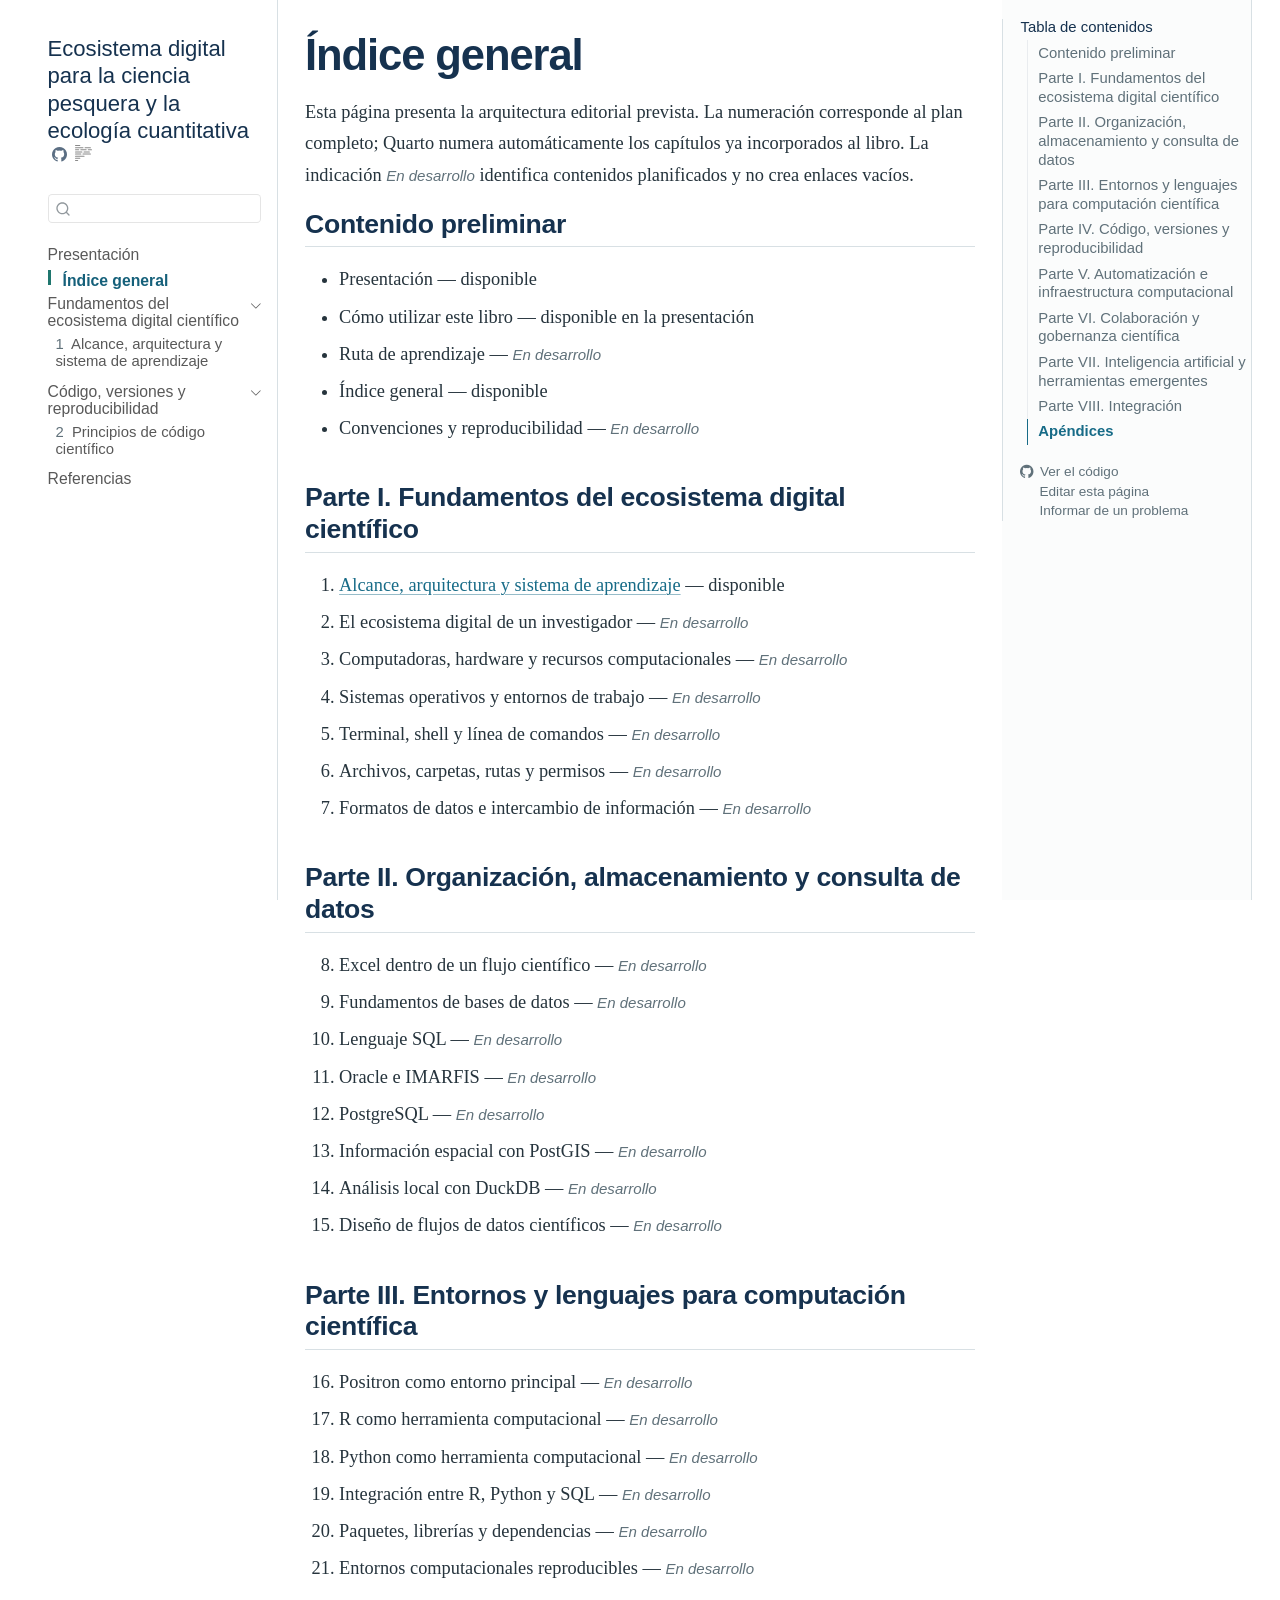
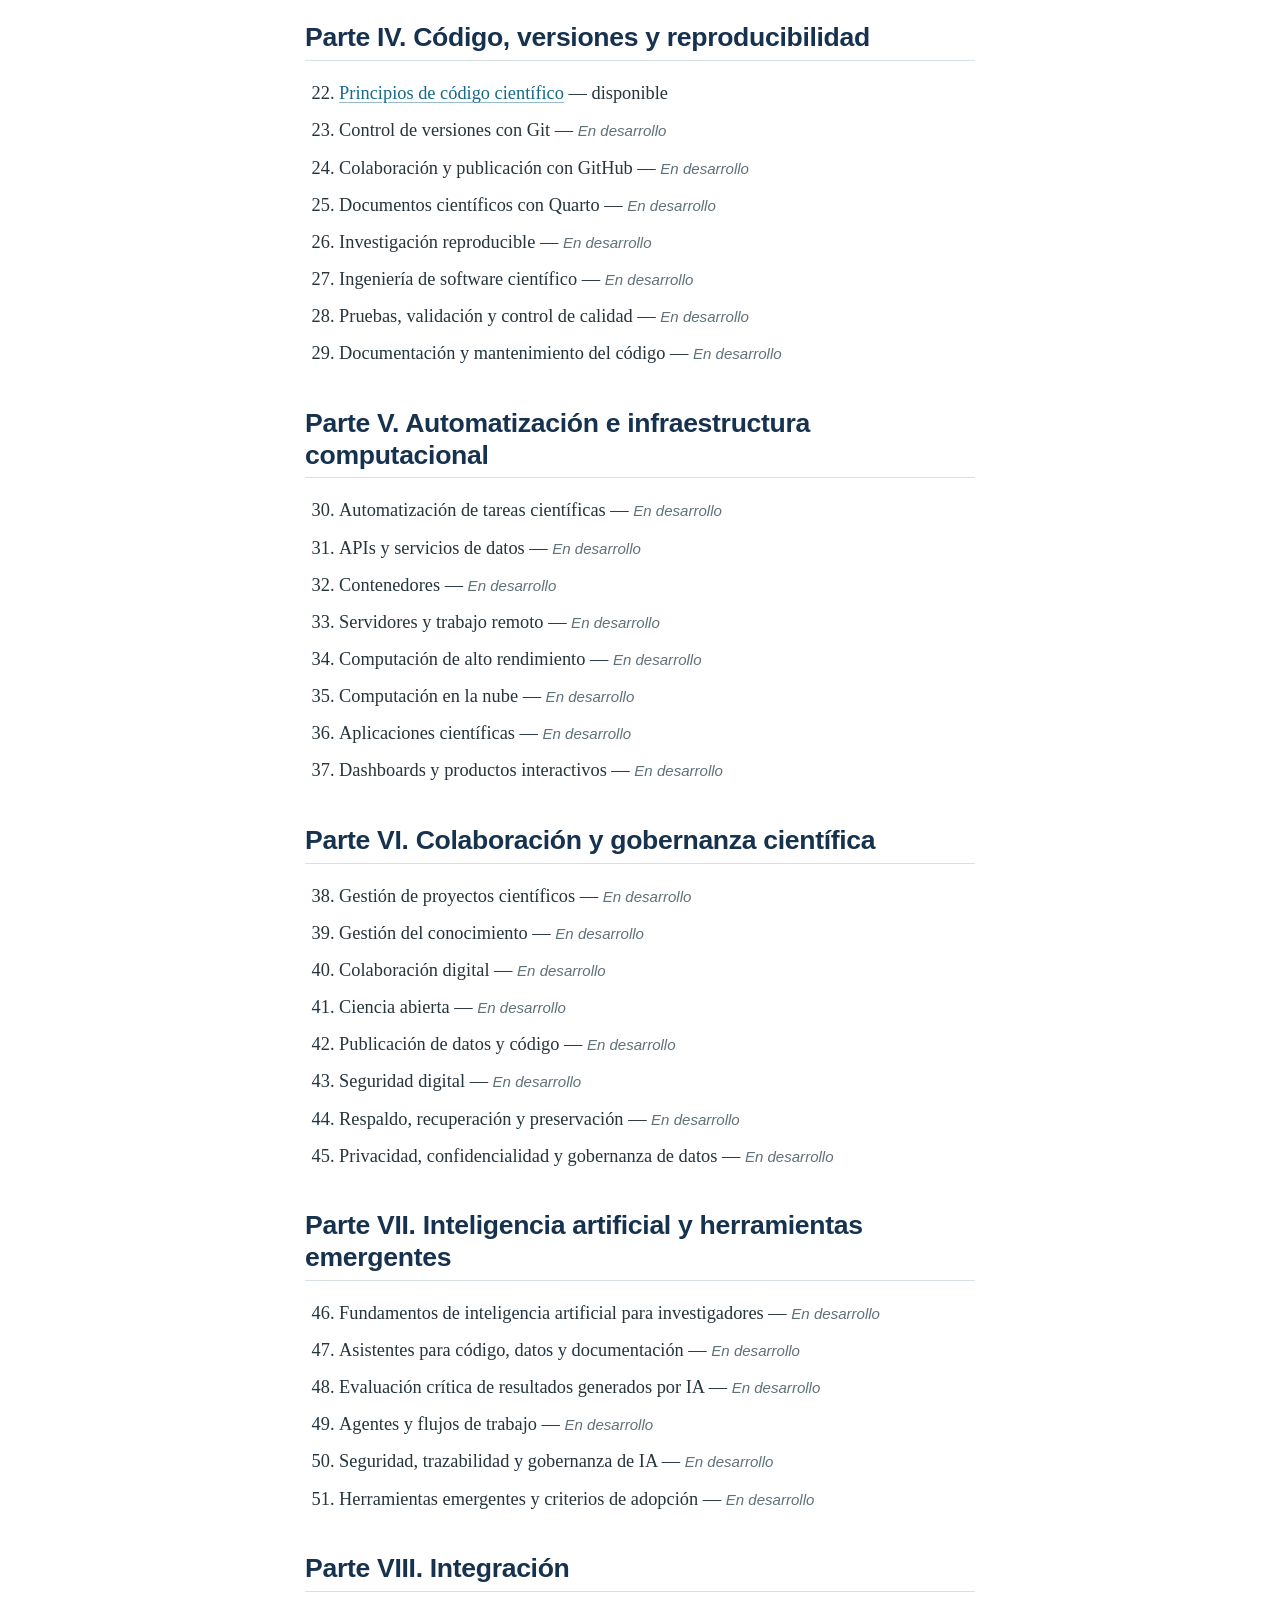
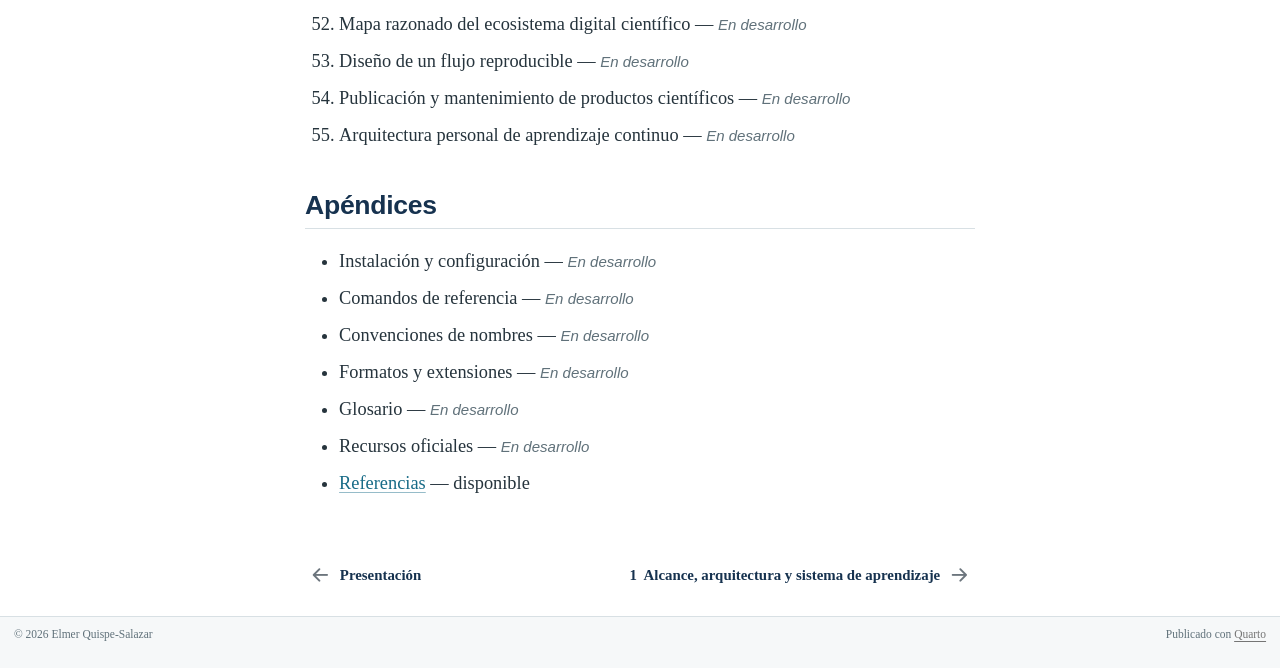
<file: docs/contents.html>
<!DOCTYPE html>
<html xmlns="http://www.w3.org/1999/xhtml" lang="es" xml:lang="es"><head>

<meta charset="utf-8">
<meta name="generator" content="quarto-1.7.32">

<meta name="viewport" content="width=device-width, initial-scale=1.0, user-scalable=yes">

<meta name="description" content="Libro abierto sobre herramientas e infraestructura digital reproducible para ciencia pesquera y ecología cuantitativa.">

<title>Índice general – Ecosistema digital para la ciencia pesquera y la ecología cuantitativa</title>
<style>
code{white-space: pre-wrap;}
span.smallcaps{font-variant: small-caps;}
div.columns{display: flex; gap: min(4vw, 1.5em);}
div.column{flex: auto; overflow-x: auto;}
div.hanging-indent{margin-left: 1.5em; text-indent: -1.5em;}
ul.task-list{list-style: none;}
ul.task-list li input[type="checkbox"] {
  width: 0.8em;
  margin: 0 0.8em 0.2em -1em; /* quarto-specific, see https://github.com/quarto-dev/quarto-cli/issues/4556 */ 
  vertical-align: middle;
}
</style>


<script src="site_libs/quarto-nav/quarto-nav.js"></script>
<script src="site_libs/quarto-nav/headroom.min.js"></script>
<script src="site_libs/clipboard/clipboard.min.js"></script>
<script src="site_libs/quarto-search/autocomplete.umd.js"></script>
<script src="site_libs/quarto-search/fuse.min.js"></script>
<script src="site_libs/quarto-search/quarto-search.js"></script>
<meta name="quarto:offset" content="./">
<link href="./ccpe/000-alcance-arquitectura.html" rel="next">
<link href="./index.html" rel="prev">
<script src="site_libs/quarto-html/quarto.js" type="module"></script>
<script src="site_libs/quarto-html/tabsets/tabsets.js" type="module"></script>
<script src="site_libs/quarto-html/popper.min.js"></script>
<script src="site_libs/quarto-html/tippy.umd.min.js"></script>
<script src="site_libs/quarto-html/anchor.min.js"></script>
<link href="site_libs/quarto-html/tippy.css" rel="stylesheet">
<link href="site_libs/quarto-html/quarto-syntax-highlighting-7bdfc6fd1cc75327436dce34fbe9533d.css" rel="stylesheet" id="quarto-text-highlighting-styles">
<script src="site_libs/bootstrap/bootstrap.min.js"></script>
<link href="site_libs/bootstrap/bootstrap-icons.css" rel="stylesheet">
<link href="site_libs/bootstrap/bootstrap-d03d477578135a263d6508707e135090.min.css" rel="stylesheet" append-hash="true" id="quarto-bootstrap" data-mode="light">
<script id="quarto-search-options" type="application/json">{
  "location": "sidebar",
  "copy-button": false,
  "collapse-after": 3,
  "panel-placement": "start",
  "type": "textbox",
  "limit": 50,
  "keyboard-shortcut": [
    "f",
    "/",
    "s"
  ],
  "show-item-context": false,
  "language": {
    "search-no-results-text": "Sin resultados",
    "search-matching-documents-text": "documentos encontrados",
    "search-copy-link-title": "Copiar el enlace en la búsqueda",
    "search-hide-matches-text": "Ocultar resultados adicionales",
    "search-more-match-text": "resultado adicional en este documento",
    "search-more-matches-text": "resultados adicionales en este documento",
    "search-clear-button-title": "Borrar",
    "search-text-placeholder": "",
    "search-detached-cancel-button-title": "Cancelar",
    "search-submit-button-title": "Enviar",
    "search-label": "Buscar"
  }
}</script>
<style>html{ scroll-behavior: smooth; }</style>


<meta property="og:title" content="Índice general – Ecosistema digital para la ciencia pesquera y la ecología cuantitativa">
<meta property="og:description" content="Libro abierto sobre herramientas e infraestructura digital reproducible para ciencia pesquera y ecología cuantitativa.">
<meta property="og:site_name" content="Ecosistema digital para la ciencia pesquera y la ecología cuantitativa">
</head>

<body class="nav-sidebar floating contents-page quarto-light">

<div id="quarto-search-results"></div>
  <header id="quarto-header" class="headroom fixed-top">
  <nav class="quarto-secondary-nav">
    <div class="container-fluid d-flex">
      <button type="button" class="quarto-btn-toggle btn" data-bs-toggle="collapse" role="button" data-bs-target=".quarto-sidebar-collapse-item" aria-controls="quarto-sidebar" aria-expanded="false" aria-label="Alternar barra lateral" onclick="if (window.quartoToggleHeadroom) { window.quartoToggleHeadroom(); }">
        <i class="bi bi-layout-text-sidebar-reverse"></i>
      </button>
        <nav class="quarto-page-breadcrumbs" aria-label="breadcrumb"><ol class="breadcrumb"><li class="breadcrumb-item"><a href="./contents.html">Índice general</a></li></ol></nav>
        <a class="flex-grow-1" role="navigation" data-bs-toggle="collapse" data-bs-target=".quarto-sidebar-collapse-item" aria-controls="quarto-sidebar" aria-expanded="false" aria-label="Alternar barra lateral" onclick="if (window.quartoToggleHeadroom) { window.quartoToggleHeadroom(); }">      
        </a>
      <button type="button" class="btn quarto-search-button" aria-label="Buscar" onclick="window.quartoOpenSearch();">
        <i class="bi bi-search"></i>
      </button>
    </div>
  </nav>
</header>
<!-- content -->
<div id="quarto-content" class="quarto-container page-columns page-rows-contents page-layout-full">
<!-- sidebar -->
  <nav id="quarto-sidebar" class="sidebar collapse collapse-horizontal quarto-sidebar-collapse-item sidebar-navigation floating overflow-auto">
    <div class="pt-lg-2 mt-2 text-left sidebar-header">
    <div class="sidebar-title mb-0 py-0">
      <a href="./">Ecosistema digital para la ciencia pesquera y la ecología cuantitativa</a> 
        <div class="sidebar-tools-main">
    <a href="https://github.com/qselmer/QuantFish-LabCore" title="Ejecutar el código" class="quarto-navigation-tool px-1" aria-label="Ejecutar el código"><i class="bi bi-github"></i></a>
  <a href="" class="quarto-reader-toggle quarto-navigation-tool px-1" onclick="window.quartoToggleReader(); return false;" title="Alternar modo lector">
  <div class="quarto-reader-toggle-btn">
  <i class="bi"></i>
  </div>
</a>
</div>
    </div>
      </div>
        <div class="mt-2 flex-shrink-0 align-items-center">
        <div class="sidebar-search">
        <div id="quarto-search" class="" title="Buscar"></div>
        </div>
        </div>
    <div class="sidebar-menu-container"> 
    <ul class="list-unstyled mt-1">
        <li class="sidebar-item">
  <div class="sidebar-item-container"> 
  <a href="./index.html" class="sidebar-item-text sidebar-link">
 <span class="menu-text">Presentación</span></a>
  </div>
</li>
        <li class="sidebar-item">
  <div class="sidebar-item-container"> 
  <a href="./contents.html" class="sidebar-item-text sidebar-link active">
 <span class="menu-text">Índice general</span></a>
  </div>
</li>
        <li class="sidebar-item sidebar-item-section">
      <div class="sidebar-item-container"> 
            <a class="sidebar-item-text sidebar-link text-start" data-bs-toggle="collapse" data-bs-target="#quarto-sidebar-section-1" role="navigation" aria-expanded="true">
 <span class="menu-text">Fundamentos del ecosistema digital científico</span></a>
          <a class="sidebar-item-toggle text-start" data-bs-toggle="collapse" data-bs-target="#quarto-sidebar-section-1" role="navigation" aria-expanded="true" aria-label="Alternar sección">
            <i class="bi bi-chevron-right ms-2"></i>
          </a> 
      </div>
      <ul id="quarto-sidebar-section-1" class="collapse list-unstyled sidebar-section depth1 show">  
          <li class="sidebar-item">
  <div class="sidebar-item-container"> 
  <a href="./ccpe/000-alcance-arquitectura.html" class="sidebar-item-text sidebar-link">
 <span class="menu-text"><span class="chapter-number">1</span>&nbsp; <span class="chapter-title">Alcance, arquitectura y sistema de aprendizaje</span></span></a>
  </div>
</li>
      </ul>
  </li>
        <li class="sidebar-item sidebar-item-section">
      <div class="sidebar-item-container"> 
            <a href="./part-iv/index.html" class="sidebar-item-text sidebar-link">
 <span class="menu-text">Código, versiones y reproducibilidad</span></a>
          <a class="sidebar-item-toggle text-start" data-bs-toggle="collapse" data-bs-target="#quarto-sidebar-section-2" role="navigation" aria-expanded="true" aria-label="Alternar sección">
            <i class="bi bi-chevron-right ms-2"></i>
          </a> 
      </div>
      <ul id="quarto-sidebar-section-2" class="collapse list-unstyled sidebar-section depth1 show">  
          <li class="sidebar-item">
  <div class="sidebar-item-container"> 
  <a href="./part-iv/22-code-principles.html" class="sidebar-item-text sidebar-link">
 <span class="menu-text"><span class="chapter-number">2</span>&nbsp; <span class="chapter-title">Principios de código científico</span></span></a>
  </div>
</li>
      </ul>
  </li>
        <li class="sidebar-item">
  <div class="sidebar-item-container"> 
  <a href="./references.html" class="sidebar-item-text sidebar-link">
 <span class="menu-text">Referencias</span></a>
  </div>
</li>
    </ul>
    </div>
</nav>
<div id="quarto-sidebar-glass" class="quarto-sidebar-collapse-item" data-bs-toggle="collapse" data-bs-target=".quarto-sidebar-collapse-item"></div>
<!-- margin-sidebar -->
    <div id="quarto-margin-sidebar" class="sidebar margin-sidebar">
        <nav id="TOC" role="doc-toc" class="toc-active">
    <h2 id="toc-title">Tabla de contenidos</h2>
   
  <ul>
  <li><a href="#contenido-preliminar" id="toc-contenido-preliminar" class="nav-link active" data-scroll-target="#contenido-preliminar">Contenido preliminar</a></li>
  <li><a href="#parte-i.-fundamentos-del-ecosistema-digital-científico" id="toc-parte-i.-fundamentos-del-ecosistema-digital-científico" class="nav-link" data-scroll-target="#parte-i.-fundamentos-del-ecosistema-digital-científico">Parte I. Fundamentos del ecosistema digital científico</a></li>
  <li><a href="#parte-ii.-organización-almacenamiento-y-consulta-de-datos" id="toc-parte-ii.-organización-almacenamiento-y-consulta-de-datos" class="nav-link" data-scroll-target="#parte-ii.-organización-almacenamiento-y-consulta-de-datos">Parte II. Organización, almacenamiento y consulta de datos</a></li>
  <li><a href="#parte-iii.-entornos-y-lenguajes-para-computación-científica" id="toc-parte-iii.-entornos-y-lenguajes-para-computación-científica" class="nav-link" data-scroll-target="#parte-iii.-entornos-y-lenguajes-para-computación-científica">Parte III. Entornos y lenguajes para computación científica</a></li>
  <li><a href="#parte-iv.-código-versiones-y-reproducibilidad" id="toc-parte-iv.-código-versiones-y-reproducibilidad" class="nav-link" data-scroll-target="#parte-iv.-código-versiones-y-reproducibilidad">Parte IV. Código, versiones y reproducibilidad</a></li>
  <li><a href="#parte-v.-automatización-e-infraestructura-computacional" id="toc-parte-v.-automatización-e-infraestructura-computacional" class="nav-link" data-scroll-target="#parte-v.-automatización-e-infraestructura-computacional">Parte V. Automatización e infraestructura computacional</a></li>
  <li><a href="#parte-vi.-colaboración-y-gobernanza-científica" id="toc-parte-vi.-colaboración-y-gobernanza-científica" class="nav-link" data-scroll-target="#parte-vi.-colaboración-y-gobernanza-científica">Parte VI. Colaboración y gobernanza científica</a></li>
  <li><a href="#parte-vii.-inteligencia-artificial-y-herramientas-emergentes" id="toc-parte-vii.-inteligencia-artificial-y-herramientas-emergentes" class="nav-link" data-scroll-target="#parte-vii.-inteligencia-artificial-y-herramientas-emergentes">Parte VII. Inteligencia artificial y herramientas emergentes</a></li>
  <li><a href="#parte-viii.-integración" id="toc-parte-viii.-integración" class="nav-link" data-scroll-target="#parte-viii.-integración">Parte VIII. Integración</a></li>
  <li><a href="#apéndices" id="toc-apéndices" class="nav-link" data-scroll-target="#apéndices">Apéndices</a></li>
  </ul>
<div class="toc-actions"><ul><li><a href="https://github.com/qselmer/QuantFish-LabCore/blob/main/contents.qmd" class="toc-action"><i class="bi bi-github"></i>Ver el código</a></li><li><a href="https://github.com/qselmer/QuantFish-LabCore/edit/main/contents.qmd" class="toc-action"><i class="bi empty"></i>Editar esta página</a></li><li><a href="https://github.com/qselmer/QuantFish-LabCore/issues/new" class="toc-action"><i class="bi empty"></i>Informar de un problema</a></li></ul></div></nav>
    </div>
<!-- main -->
<main class="content column-body" id="quarto-document-content">

<header id="title-block-header" class="quarto-title-block default">
<div class="quarto-title">
<h1 class="title">Índice general</h1>
</div>



<div class="quarto-title-meta column-body">

    
  
    
  </div>
  


</header>


<p>Esta página presenta la arquitectura editorial prevista. La numeración corresponde al plan completo; Quarto numera automáticamente los capítulos ya incorporados al libro. La indicación <em>En desarrollo</em> identifica contenidos planificados y no crea enlaces vacíos.</p>
<section id="contenido-preliminar" class="level2">
<h2 class="anchored" data-anchor-id="contenido-preliminar">Contenido preliminar</h2>
<ul>
<li>Presentación — disponible</li>
<li>Cómo utilizar este libro — disponible en la presentación</li>
<li>Ruta de aprendizaje — <em>En desarrollo</em></li>
<li>Índice general — disponible</li>
<li>Convenciones y reproducibilidad — <em>En desarrollo</em></li>
</ul>
</section>
<section id="parte-i.-fundamentos-del-ecosistema-digital-científico" class="level2">
<h2 class="anchored" data-anchor-id="parte-i.-fundamentos-del-ecosistema-digital-científico">Parte I. Fundamentos del ecosistema digital científico</h2>
<ol type="1">
<li><a href="./ccpe/000-alcance-arquitectura.html">Alcance, arquitectura y sistema de aprendizaje</a> — disponible</li>
<li>El ecosistema digital de un investigador — <em>En desarrollo</em></li>
<li>Computadoras, hardware y recursos computacionales — <em>En desarrollo</em></li>
<li>Sistemas operativos y entornos de trabajo — <em>En desarrollo</em></li>
<li>Terminal, shell y línea de comandos — <em>En desarrollo</em></li>
<li>Archivos, carpetas, rutas y permisos — <em>En desarrollo</em></li>
<li>Formatos de datos e intercambio de información — <em>En desarrollo</em></li>
</ol>
</section>
<section id="parte-ii.-organización-almacenamiento-y-consulta-de-datos" class="level2">
<h2 class="anchored" data-anchor-id="parte-ii.-organización-almacenamiento-y-consulta-de-datos">Parte II. Organización, almacenamiento y consulta de datos</h2>
<ol start="8" type="1">
<li>Excel dentro de un flujo científico — <em>En desarrollo</em></li>
<li>Fundamentos de bases de datos — <em>En desarrollo</em></li>
<li>Lenguaje SQL — <em>En desarrollo</em></li>
<li>Oracle e IMARFIS — <em>En desarrollo</em></li>
<li>PostgreSQL — <em>En desarrollo</em></li>
<li>Información espacial con PostGIS — <em>En desarrollo</em></li>
<li>Análisis local con DuckDB — <em>En desarrollo</em></li>
<li>Diseño de flujos de datos científicos — <em>En desarrollo</em></li>
</ol>
</section>
<section id="parte-iii.-entornos-y-lenguajes-para-computación-científica" class="level2">
<h2 class="anchored" data-anchor-id="parte-iii.-entornos-y-lenguajes-para-computación-científica">Parte III. Entornos y lenguajes para computación científica</h2>
<ol start="16" type="1">
<li>Positron como entorno principal — <em>En desarrollo</em></li>
<li>R como herramienta computacional — <em>En desarrollo</em></li>
<li>Python como herramienta computacional — <em>En desarrollo</em></li>
<li>Integración entre R, Python y SQL — <em>En desarrollo</em></li>
<li>Paquetes, librerías y dependencias — <em>En desarrollo</em></li>
<li>Entornos computacionales reproducibles — <em>En desarrollo</em></li>
</ol>
</section>
<section id="parte-iv.-código-versiones-y-reproducibilidad" class="level2">
<h2 class="anchored" data-anchor-id="parte-iv.-código-versiones-y-reproducibilidad">Parte IV. Código, versiones y reproducibilidad</h2>
<ol start="22" type="1">
<li><a href="./part-iv/22-code-principles.html">Principios de código científico</a> — disponible</li>
<li>Control de versiones con Git — <em>En desarrollo</em></li>
<li>Colaboración y publicación con GitHub — <em>En desarrollo</em></li>
<li>Documentos científicos con Quarto — <em>En desarrollo</em></li>
<li>Investigación reproducible — <em>En desarrollo</em></li>
<li>Ingeniería de software científico — <em>En desarrollo</em></li>
<li>Pruebas, validación y control de calidad — <em>En desarrollo</em></li>
<li>Documentación y mantenimiento del código — <em>En desarrollo</em></li>
</ol>
</section>
<section id="parte-v.-automatización-e-infraestructura-computacional" class="level2">
<h2 class="anchored" data-anchor-id="parte-v.-automatización-e-infraestructura-computacional">Parte V. Automatización e infraestructura computacional</h2>
<ol start="30" type="1">
<li>Automatización de tareas científicas — <em>En desarrollo</em></li>
<li>APIs y servicios de datos — <em>En desarrollo</em></li>
<li>Contenedores — <em>En desarrollo</em></li>
<li>Servidores y trabajo remoto — <em>En desarrollo</em></li>
<li>Computación de alto rendimiento — <em>En desarrollo</em></li>
<li>Computación en la nube — <em>En desarrollo</em></li>
<li>Aplicaciones científicas — <em>En desarrollo</em></li>
<li>Dashboards y productos interactivos — <em>En desarrollo</em></li>
</ol>
</section>
<section id="parte-vi.-colaboración-y-gobernanza-científica" class="level2">
<h2 class="anchored" data-anchor-id="parte-vi.-colaboración-y-gobernanza-científica">Parte VI. Colaboración y gobernanza científica</h2>
<ol start="38" type="1">
<li>Gestión de proyectos científicos — <em>En desarrollo</em></li>
<li>Gestión del conocimiento — <em>En desarrollo</em></li>
<li>Colaboración digital — <em>En desarrollo</em></li>
<li>Ciencia abierta — <em>En desarrollo</em></li>
<li>Publicación de datos y código — <em>En desarrollo</em></li>
<li>Seguridad digital — <em>En desarrollo</em></li>
<li>Respaldo, recuperación y preservación — <em>En desarrollo</em></li>
<li>Privacidad, confidencialidad y gobernanza de datos — <em>En desarrollo</em></li>
</ol>
</section>
<section id="parte-vii.-inteligencia-artificial-y-herramientas-emergentes" class="level2">
<h2 class="anchored" data-anchor-id="parte-vii.-inteligencia-artificial-y-herramientas-emergentes">Parte VII. Inteligencia artificial y herramientas emergentes</h2>
<ol start="46" type="1">
<li>Fundamentos de inteligencia artificial para investigadores — <em>En desarrollo</em></li>
<li>Asistentes para código, datos y documentación — <em>En desarrollo</em></li>
<li>Evaluación crítica de resultados generados por IA — <em>En desarrollo</em></li>
<li>Agentes y flujos de trabajo — <em>En desarrollo</em></li>
<li>Seguridad, trazabilidad y gobernanza de IA — <em>En desarrollo</em></li>
<li>Herramientas emergentes y criterios de adopción — <em>En desarrollo</em></li>
</ol>
</section>
<section id="parte-viii.-integración" class="level2">
<h2 class="anchored" data-anchor-id="parte-viii.-integración">Parte VIII. Integración</h2>
<ol start="52" type="1">
<li>Mapa razonado del ecosistema digital científico — <em>En desarrollo</em></li>
<li>Diseño de un flujo reproducible — <em>En desarrollo</em></li>
<li>Publicación y mantenimiento de productos científicos — <em>En desarrollo</em></li>
<li>Arquitectura personal de aprendizaje continuo — <em>En desarrollo</em></li>
</ol>
</section>
<section id="apéndices" class="level2">
<h2 class="anchored" data-anchor-id="apéndices">Apéndices</h2>
<ul>
<li>Instalación y configuración — <em>En desarrollo</em></li>
<li>Comandos de referencia — <em>En desarrollo</em></li>
<li>Convenciones de nombres — <em>En desarrollo</em></li>
<li>Formatos y extensiones — <em>En desarrollo</em></li>
<li>Glosario — <em>En desarrollo</em></li>
<li>Recursos oficiales — <em>En desarrollo</em></li>
<li><a href="./references.html">Referencias</a> — disponible</li>
</ul>


</section>

</main> <!-- /main -->
<script id="quarto-html-after-body" type="application/javascript">
  window.document.addEventListener("DOMContentLoaded", function (event) {
    const icon = "";
    const anchorJS = new window.AnchorJS();
    anchorJS.options = {
      placement: 'right',
      icon: icon
    };
    anchorJS.add('.anchored');
    const isCodeAnnotation = (el) => {
      for (const clz of el.classList) {
        if (clz.startsWith('code-annotation-')) {                     
          return true;
        }
      }
      return false;
    }
    const onCopySuccess = function(e) {
      // button target
      const button = e.trigger;
      // don't keep focus
      button.blur();
      // flash "checked"
      button.classList.add('code-copy-button-checked');
      var currentTitle = button.getAttribute("title");
      button.setAttribute("title", "Copiado");
      let tooltip;
      if (window.bootstrap) {
        button.setAttribute("data-bs-toggle", "tooltip");
        button.setAttribute("data-bs-placement", "left");
        button.setAttribute("data-bs-title", "Copiado");
        tooltip = new bootstrap.Tooltip(button, 
          { trigger: "manual", 
            customClass: "code-copy-button-tooltip",
            offset: [0, -8]});
        tooltip.show();    
      }
      setTimeout(function() {
        if (tooltip) {
          tooltip.hide();
          button.removeAttribute("data-bs-title");
          button.removeAttribute("data-bs-toggle");
          button.removeAttribute("data-bs-placement");
        }
        button.setAttribute("title", currentTitle);
        button.classList.remove('code-copy-button-checked');
      }, 1000);
      // clear code selection
      e.clearSelection();
    }
    const getTextToCopy = function(trigger) {
        const codeEl = trigger.previousElementSibling.cloneNode(true);
        for (const childEl of codeEl.children) {
          if (isCodeAnnotation(childEl)) {
            childEl.remove();
          }
        }
        return codeEl.innerText;
    }
    const clipboard = new window.ClipboardJS('.code-copy-button:not([data-in-quarto-modal])', {
      text: getTextToCopy
    });
    clipboard.on('success', onCopySuccess);
    if (window.document.getElementById('quarto-embedded-source-code-modal')) {
      const clipboardModal = new window.ClipboardJS('.code-copy-button[data-in-quarto-modal]', {
        text: getTextToCopy,
        container: window.document.getElementById('quarto-embedded-source-code-modal')
      });
      clipboardModal.on('success', onCopySuccess);
    }
      var localhostRegex = new RegExp(/^(?:http|https):\/\/localhost\:?[0-9]*\//);
      var mailtoRegex = new RegExp(/^mailto:/);
        var filterRegex = new RegExp("https:\/\/qselmer\.github\.io\/QuantFish-LabCore\/");
      var isInternal = (href) => {
          return filterRegex.test(href) || localhostRegex.test(href) || mailtoRegex.test(href);
      }
      // Inspect non-navigation links and adorn them if external
     var links = window.document.querySelectorAll('a[href]:not(.nav-link):not(.navbar-brand):not(.toc-action):not(.sidebar-link):not(.sidebar-item-toggle):not(.pagination-link):not(.no-external):not([aria-hidden]):not(.dropdown-item):not(.quarto-navigation-tool):not(.about-link)');
      for (var i=0; i<links.length; i++) {
        const link = links[i];
        if (!isInternal(link.href)) {
          // undo the damage that might have been done by quarto-nav.js in the case of
          // links that we want to consider external
          if (link.dataset.originalHref !== undefined) {
            link.href = link.dataset.originalHref;
          }
            // target, if specified
            link.setAttribute("target", "_blank");
            if (link.getAttribute("rel") === null) {
              link.setAttribute("rel", "noopener");
            }
        }
      }
    function tippyHover(el, contentFn, onTriggerFn, onUntriggerFn) {
      const config = {
        allowHTML: true,
        maxWidth: 500,
        delay: 100,
        arrow: false,
        appendTo: function(el) {
            return el.parentElement;
        },
        interactive: true,
        interactiveBorder: 10,
        theme: 'quarto',
        placement: 'bottom-start',
      };
      if (contentFn) {
        config.content = contentFn;
      }
      if (onTriggerFn) {
        config.onTrigger = onTriggerFn;
      }
      if (onUntriggerFn) {
        config.onUntrigger = onUntriggerFn;
      }
      window.tippy(el, config); 
    }
    const noterefs = window.document.querySelectorAll('a[role="doc-noteref"]');
    for (var i=0; i<noterefs.length; i++) {
      const ref = noterefs[i];
      tippyHover(ref, function() {
        // use id or data attribute instead here
        let href = ref.getAttribute('data-footnote-href') || ref.getAttribute('href');
        try { href = new URL(href).hash; } catch {}
        const id = href.replace(/^#\/?/, "");
        const note = window.document.getElementById(id);
        if (note) {
          return note.innerHTML;
        } else {
          return "";
        }
      });
    }
    const xrefs = window.document.querySelectorAll('a.quarto-xref');
    const processXRef = (id, note) => {
      // Strip column container classes
      const stripColumnClz = (el) => {
        el.classList.remove("page-full", "page-columns");
        if (el.children) {
          for (const child of el.children) {
            stripColumnClz(child);
          }
        }
      }
      stripColumnClz(note)
      if (id === null || id.startsWith('sec-')) {
        // Special case sections, only their first couple elements
        const container = document.createElement("div");
        if (note.children && note.children.length > 2) {
          container.appendChild(note.children[0].cloneNode(true));
          for (let i = 1; i < note.children.length; i++) {
            const child = note.children[i];
            if (child.tagName === "P" && child.innerText === "") {
              continue;
            } else {
              container.appendChild(child.cloneNode(true));
              break;
            }
          }
          if (window.Quarto?.typesetMath) {
            window.Quarto.typesetMath(container);
          }
          return container.innerHTML
        } else {
          if (window.Quarto?.typesetMath) {
            window.Quarto.typesetMath(note);
          }
          return note.innerHTML;
        }
      } else {
        // Remove any anchor links if they are present
        const anchorLink = note.querySelector('a.anchorjs-link');
        if (anchorLink) {
          anchorLink.remove();
        }
        if (window.Quarto?.typesetMath) {
          window.Quarto.typesetMath(note);
        }
        if (note.classList.contains("callout")) {
          return note.outerHTML;
        } else {
          return note.innerHTML;
        }
      }
    }
    for (var i=0; i<xrefs.length; i++) {
      const xref = xrefs[i];
      tippyHover(xref, undefined, function(instance) {
        instance.disable();
        let url = xref.getAttribute('href');
        let hash = undefined; 
        if (url.startsWith('#')) {
          hash = url;
        } else {
          try { hash = new URL(url).hash; } catch {}
        }
        if (hash) {
          const id = hash.replace(/^#\/?/, "");
          const note = window.document.getElementById(id);
          if (note !== null) {
            try {
              const html = processXRef(id, note.cloneNode(true));
              instance.setContent(html);
            } finally {
              instance.enable();
              instance.show();
            }
          } else {
            // See if we can fetch this
            fetch(url.split('#')[0])
            .then(res => res.text())
            .then(html => {
              const parser = new DOMParser();
              const htmlDoc = parser.parseFromString(html, "text/html");
              const note = htmlDoc.getElementById(id);
              if (note !== null) {
                const html = processXRef(id, note);
                instance.setContent(html);
              } 
            }).finally(() => {
              instance.enable();
              instance.show();
            });
          }
        } else {
          // See if we can fetch a full url (with no hash to target)
          // This is a special case and we should probably do some content thinning / targeting
          fetch(url)
          .then(res => res.text())
          .then(html => {
            const parser = new DOMParser();
            const htmlDoc = parser.parseFromString(html, "text/html");
            const note = htmlDoc.querySelector('main.content');
            if (note !== null) {
              // This should only happen for chapter cross references
              // (since there is no id in the URL)
              // remove the first header
              if (note.children.length > 0 && note.children[0].tagName === "HEADER") {
                note.children[0].remove();
              }
              const html = processXRef(null, note);
              instance.setContent(html);
            } 
          }).finally(() => {
            instance.enable();
            instance.show();
          });
        }
      }, function(instance) {
      });
    }
        let selectedAnnoteEl;
        const selectorForAnnotation = ( cell, annotation) => {
          let cellAttr = 'data-code-cell="' + cell + '"';
          let lineAttr = 'data-code-annotation="' +  annotation + '"';
          const selector = 'span[' + cellAttr + '][' + lineAttr + ']';
          return selector;
        }
        const selectCodeLines = (annoteEl) => {
          const doc = window.document;
          const targetCell = annoteEl.getAttribute("data-target-cell");
          const targetAnnotation = annoteEl.getAttribute("data-target-annotation");
          const annoteSpan = window.document.querySelector(selectorForAnnotation(targetCell, targetAnnotation));
          const lines = annoteSpan.getAttribute("data-code-lines").split(",");
          const lineIds = lines.map((line) => {
            return targetCell + "-" + line;
          })
          let top = null;
          let height = null;
          let parent = null;
          if (lineIds.length > 0) {
              //compute the position of the single el (top and bottom and make a div)
              const el = window.document.getElementById(lineIds[0]);
              top = el.offsetTop;
              height = el.offsetHeight;
              parent = el.parentElement.parentElement;
            if (lineIds.length > 1) {
              const lastEl = window.document.getElementById(lineIds[lineIds.length - 1]);
              const bottom = lastEl.offsetTop + lastEl.offsetHeight;
              height = bottom - top;
            }
            if (top !== null && height !== null && parent !== null) {
              // cook up a div (if necessary) and position it 
              let div = window.document.getElementById("code-annotation-line-highlight");
              if (div === null) {
                div = window.document.createElement("div");
                div.setAttribute("id", "code-annotation-line-highlight");
                div.style.position = 'absolute';
                parent.appendChild(div);
              }
              div.style.top = top - 2 + "px";
              div.style.height = height + 4 + "px";
              div.style.left = 0;
              let gutterDiv = window.document.getElementById("code-annotation-line-highlight-gutter");
              if (gutterDiv === null) {
                gutterDiv = window.document.createElement("div");
                gutterDiv.setAttribute("id", "code-annotation-line-highlight-gutter");
                gutterDiv.style.position = 'absolute';
                const codeCell = window.document.getElementById(targetCell);
                const gutter = codeCell.querySelector('.code-annotation-gutter');
                gutter.appendChild(gutterDiv);
              }
              gutterDiv.style.top = top - 2 + "px";
              gutterDiv.style.height = height + 4 + "px";
            }
            selectedAnnoteEl = annoteEl;
          }
        };
        const unselectCodeLines = () => {
          const elementsIds = ["code-annotation-line-highlight", "code-annotation-line-highlight-gutter"];
          elementsIds.forEach((elId) => {
            const div = window.document.getElementById(elId);
            if (div) {
              div.remove();
            }
          });
          selectedAnnoteEl = undefined;
        };
          // Handle positioning of the toggle
      window.addEventListener(
        "resize",
        throttle(() => {
          elRect = undefined;
          if (selectedAnnoteEl) {
            selectCodeLines(selectedAnnoteEl);
          }
        }, 10)
      );
      function throttle(fn, ms) {
      let throttle = false;
      let timer;
        return (...args) => {
          if(!throttle) { // first call gets through
              fn.apply(this, args);
              throttle = true;
          } else { // all the others get throttled
              if(timer) clearTimeout(timer); // cancel #2
              timer = setTimeout(() => {
                fn.apply(this, args);
                timer = throttle = false;
              }, ms);
          }
        };
      }
        // Attach click handler to the DT
        const annoteDls = window.document.querySelectorAll('dt[data-target-cell]');
        for (const annoteDlNode of annoteDls) {
          annoteDlNode.addEventListener('click', (event) => {
            const clickedEl = event.target;
            if (clickedEl !== selectedAnnoteEl) {
              unselectCodeLines();
              const activeEl = window.document.querySelector('dt[data-target-cell].code-annotation-active');
              if (activeEl) {
                activeEl.classList.remove('code-annotation-active');
              }
              selectCodeLines(clickedEl);
              clickedEl.classList.add('code-annotation-active');
            } else {
              // Unselect the line
              unselectCodeLines();
              clickedEl.classList.remove('code-annotation-active');
            }
          });
        }
    const findCites = (el) => {
      const parentEl = el.parentElement;
      if (parentEl) {
        const cites = parentEl.dataset.cites;
        if (cites) {
          return {
            el,
            cites: cites.split(' ')
          };
        } else {
          return findCites(el.parentElement)
        }
      } else {
        return undefined;
      }
    };
    var bibliorefs = window.document.querySelectorAll('a[role="doc-biblioref"]');
    for (var i=0; i<bibliorefs.length; i++) {
      const ref = bibliorefs[i];
      const citeInfo = findCites(ref);
      if (citeInfo) {
        tippyHover(citeInfo.el, function() {
          var popup = window.document.createElement('div');
          citeInfo.cites.forEach(function(cite) {
            var citeDiv = window.document.createElement('div');
            citeDiv.classList.add('hanging-indent');
            citeDiv.classList.add('csl-entry');
            var biblioDiv = window.document.getElementById('ref-' + cite);
            if (biblioDiv) {
              citeDiv.innerHTML = biblioDiv.innerHTML;
            }
            popup.appendChild(citeDiv);
          });
          return popup.innerHTML;
        });
      }
    }
  });
  </script>
<nav class="page-navigation column-body">
  <div class="nav-page nav-page-previous">
      <a href="./index.html" class="pagination-link" aria-label="Presentación">
        <i class="bi bi-arrow-left-short"></i> <span class="nav-page-text">Presentación</span>
      </a>          
  </div>
  <div class="nav-page nav-page-next">
      <a href="./ccpe/000-alcance-arquitectura.html" class="pagination-link" aria-label="Alcance, arquitectura y sistema de aprendizaje">
        <span class="nav-page-text"><span class="chapter-number">1</span>&nbsp; <span class="chapter-title">Alcance, arquitectura y sistema de aprendizaje</span></span> <i class="bi bi-arrow-right-short"></i>
      </a>
  </div>
</nav>
</div> <!-- /content -->
<footer class="footer">
  <div class="nav-footer">
    <div class="nav-footer-left">
<p>© 2026 Elmer Quispe-Salazar</p>
</div>   
    <div class="nav-footer-center">
      &nbsp;
    <div class="toc-actions d-sm-block d-md-none"><ul><li><a href="https://github.com/qselmer/QuantFish-LabCore/blob/main/contents.qmd" class="toc-action"><i class="bi bi-github"></i>Ver el código</a></li><li><a href="https://github.com/qselmer/QuantFish-LabCore/edit/main/contents.qmd" class="toc-action"><i class="bi empty"></i>Editar esta página</a></li><li><a href="https://github.com/qselmer/QuantFish-LabCore/issues/new" class="toc-action"><i class="bi empty"></i>Informar de un problema</a></li></ul></div></div>
    <div class="nav-footer-right">
<p>Publicado con <a href="https://quarto.org/">Quarto</a></p>
</div>
  </div>
</footer>




<script src="site_libs/quarto-html/zenscroll-min.js"></script>
</body></html>
</file>
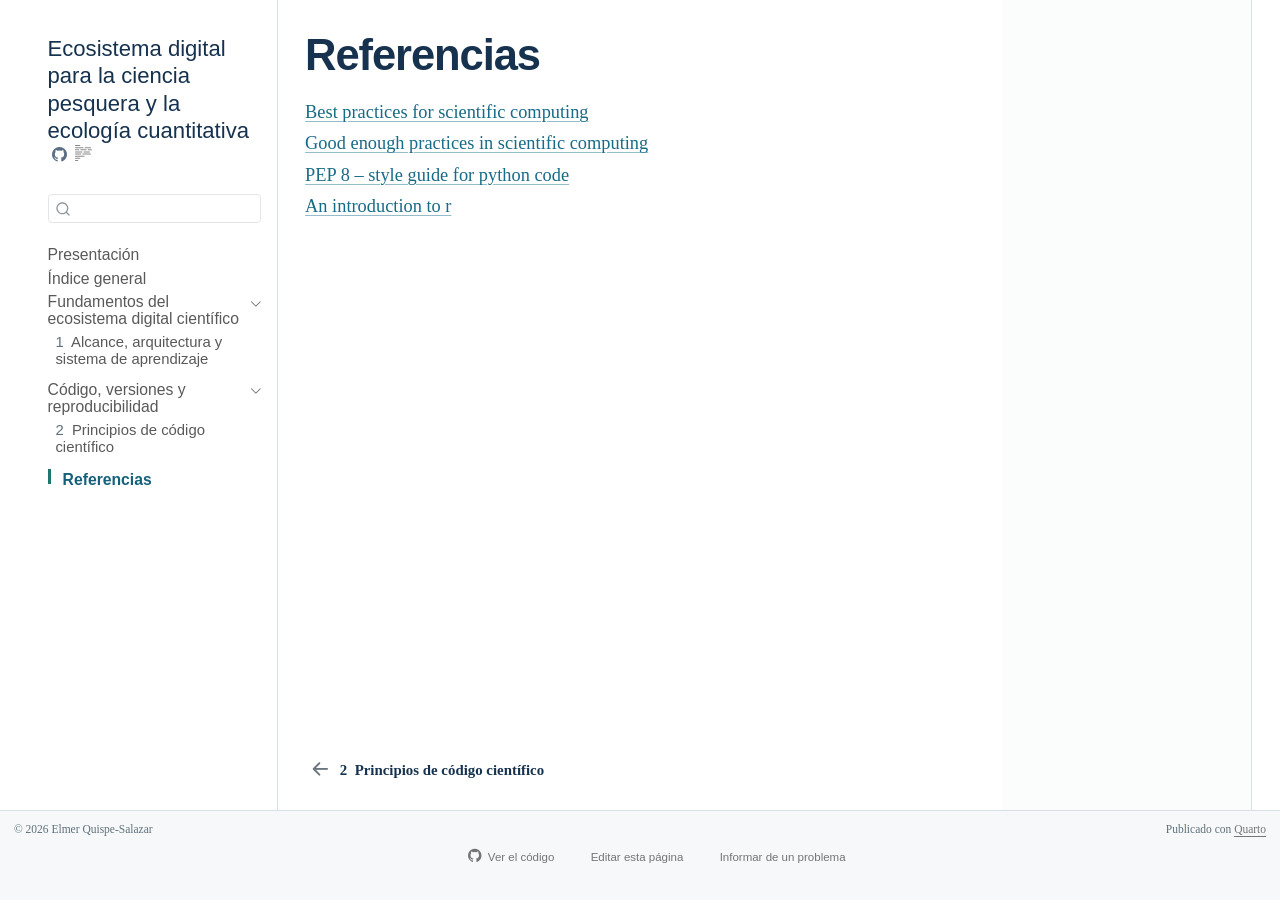
<file: docs/references.html>
<!DOCTYPE html>
<html xmlns="http://www.w3.org/1999/xhtml" lang="es" xml:lang="es"><head>

<meta charset="utf-8">
<meta name="generator" content="quarto-1.7.32">

<meta name="viewport" content="width=device-width, initial-scale=1.0, user-scalable=yes">

<meta name="description" content="Libro abierto sobre herramientas e infraestructura digital reproducible para ciencia pesquera y ecología cuantitativa.">

<title>Referencias – Ecosistema digital para la ciencia pesquera y la ecología cuantitativa</title>
<style>
code{white-space: pre-wrap;}
span.smallcaps{font-variant: small-caps;}
div.columns{display: flex; gap: min(4vw, 1.5em);}
div.column{flex: auto; overflow-x: auto;}
div.hanging-indent{margin-left: 1.5em; text-indent: -1.5em;}
ul.task-list{list-style: none;}
ul.task-list li input[type="checkbox"] {
  width: 0.8em;
  margin: 0 0.8em 0.2em -1em; /* quarto-specific, see https://github.com/quarto-dev/quarto-cli/issues/4556 */ 
  vertical-align: middle;
}
/* CSS for citations */
div.csl-bib-body { }
div.csl-entry {
  clear: both;
}
.hanging-indent div.csl-entry {
  margin-left:2em;
  text-indent:-2em;
}
div.csl-left-margin {
  min-width:2em;
  float:left;
}
div.csl-right-inline {
  margin-left:2em;
  padding-left:1em;
}
div.csl-indent {
  margin-left: 2em;
}</style>


<script src="site_libs/quarto-nav/quarto-nav.js"></script>
<script src="site_libs/quarto-nav/headroom.min.js"></script>
<script src="site_libs/clipboard/clipboard.min.js"></script>
<script src="site_libs/quarto-search/autocomplete.umd.js"></script>
<script src="site_libs/quarto-search/fuse.min.js"></script>
<script src="site_libs/quarto-search/quarto-search.js"></script>
<meta name="quarto:offset" content="./">
<link href="./part-iv/22-code-principles.html" rel="prev">
<script src="site_libs/quarto-html/quarto.js" type="module"></script>
<script src="site_libs/quarto-html/tabsets/tabsets.js" type="module"></script>
<script src="site_libs/quarto-html/popper.min.js"></script>
<script src="site_libs/quarto-html/tippy.umd.min.js"></script>
<script src="site_libs/quarto-html/anchor.min.js"></script>
<link href="site_libs/quarto-html/tippy.css" rel="stylesheet">
<link href="site_libs/quarto-html/quarto-syntax-highlighting-7bdfc6fd1cc75327436dce34fbe9533d.css" rel="stylesheet" id="quarto-text-highlighting-styles">
<script src="site_libs/bootstrap/bootstrap.min.js"></script>
<link href="site_libs/bootstrap/bootstrap-icons.css" rel="stylesheet">
<link href="site_libs/bootstrap/bootstrap-d03d477578135a263d6508707e135090.min.css" rel="stylesheet" append-hash="true" id="quarto-bootstrap" data-mode="light">
<script id="quarto-search-options" type="application/json">{
  "location": "sidebar",
  "copy-button": false,
  "collapse-after": 3,
  "panel-placement": "start",
  "type": "textbox",
  "limit": 50,
  "keyboard-shortcut": [
    "f",
    "/",
    "s"
  ],
  "show-item-context": false,
  "language": {
    "search-no-results-text": "Sin resultados",
    "search-matching-documents-text": "documentos encontrados",
    "search-copy-link-title": "Copiar el enlace en la búsqueda",
    "search-hide-matches-text": "Ocultar resultados adicionales",
    "search-more-match-text": "resultado adicional en este documento",
    "search-more-matches-text": "resultados adicionales en este documento",
    "search-clear-button-title": "Borrar",
    "search-text-placeholder": "",
    "search-detached-cancel-button-title": "Cancelar",
    "search-submit-button-title": "Enviar",
    "search-label": "Buscar"
  }
}</script>
<style>html{ scroll-behavior: smooth; }</style>


<meta property="og:title" content="Referencias – Ecosistema digital para la ciencia pesquera y la ecología cuantitativa">
<meta property="og:description" content="Libro abierto sobre herramientas e infraestructura digital reproducible para ciencia pesquera y ecología cuantitativa.">
<meta property="og:site_name" content="Ecosistema digital para la ciencia pesquera y la ecología cuantitativa">
</head>

<body class="nav-sidebar floating quarto-light">

<div id="quarto-search-results"></div>
  <header id="quarto-header" class="headroom fixed-top">
  <nav class="quarto-secondary-nav">
    <div class="container-fluid d-flex">
      <button type="button" class="quarto-btn-toggle btn" data-bs-toggle="collapse" role="button" data-bs-target=".quarto-sidebar-collapse-item" aria-controls="quarto-sidebar" aria-expanded="false" aria-label="Alternar barra lateral" onclick="if (window.quartoToggleHeadroom) { window.quartoToggleHeadroom(); }">
        <i class="bi bi-layout-text-sidebar-reverse"></i>
      </button>
        <nav class="quarto-page-breadcrumbs" aria-label="breadcrumb"><ol class="breadcrumb"><li class="breadcrumb-item"><a href="./references.html">Referencias</a></li></ol></nav>
        <a class="flex-grow-1" role="navigation" data-bs-toggle="collapse" data-bs-target=".quarto-sidebar-collapse-item" aria-controls="quarto-sidebar" aria-expanded="false" aria-label="Alternar barra lateral" onclick="if (window.quartoToggleHeadroom) { window.quartoToggleHeadroom(); }">      
        </a>
      <button type="button" class="btn quarto-search-button" aria-label="Buscar" onclick="window.quartoOpenSearch();">
        <i class="bi bi-search"></i>
      </button>
    </div>
  </nav>
</header>
<!-- content -->
<div id="quarto-content" class="quarto-container page-columns page-rows-contents page-layout-article">
<!-- sidebar -->
  <nav id="quarto-sidebar" class="sidebar collapse collapse-horizontal quarto-sidebar-collapse-item sidebar-navigation floating overflow-auto">
    <div class="pt-lg-2 mt-2 text-left sidebar-header">
    <div class="sidebar-title mb-0 py-0">
      <a href="./">Ecosistema digital para la ciencia pesquera y la ecología cuantitativa</a> 
        <div class="sidebar-tools-main">
    <a href="https://github.com/qselmer/QuantFish-LabCore" title="Ejecutar el código" class="quarto-navigation-tool px-1" aria-label="Ejecutar el código"><i class="bi bi-github"></i></a>
  <a href="" class="quarto-reader-toggle quarto-navigation-tool px-1" onclick="window.quartoToggleReader(); return false;" title="Alternar modo lector">
  <div class="quarto-reader-toggle-btn">
  <i class="bi"></i>
  </div>
</a>
</div>
    </div>
      </div>
        <div class="mt-2 flex-shrink-0 align-items-center">
        <div class="sidebar-search">
        <div id="quarto-search" class="" title="Buscar"></div>
        </div>
        </div>
    <div class="sidebar-menu-container"> 
    <ul class="list-unstyled mt-1">
        <li class="sidebar-item">
  <div class="sidebar-item-container"> 
  <a href="./index.html" class="sidebar-item-text sidebar-link">
 <span class="menu-text">Presentación</span></a>
  </div>
</li>
        <li class="sidebar-item">
  <div class="sidebar-item-container"> 
  <a href="./contents.html" class="sidebar-item-text sidebar-link">
 <span class="menu-text">Índice general</span></a>
  </div>
</li>
        <li class="sidebar-item sidebar-item-section">
      <div class="sidebar-item-container"> 
            <a class="sidebar-item-text sidebar-link text-start" data-bs-toggle="collapse" data-bs-target="#quarto-sidebar-section-1" role="navigation" aria-expanded="true">
 <span class="menu-text">Fundamentos del ecosistema digital científico</span></a>
          <a class="sidebar-item-toggle text-start" data-bs-toggle="collapse" data-bs-target="#quarto-sidebar-section-1" role="navigation" aria-expanded="true" aria-label="Alternar sección">
            <i class="bi bi-chevron-right ms-2"></i>
          </a> 
      </div>
      <ul id="quarto-sidebar-section-1" class="collapse list-unstyled sidebar-section depth1 show">  
          <li class="sidebar-item">
  <div class="sidebar-item-container"> 
  <a href="./ccpe/000-alcance-arquitectura.html" class="sidebar-item-text sidebar-link">
 <span class="menu-text"><span class="chapter-number">1</span>&nbsp; <span class="chapter-title">Alcance, arquitectura y sistema de aprendizaje</span></span></a>
  </div>
</li>
      </ul>
  </li>
        <li class="sidebar-item sidebar-item-section">
      <div class="sidebar-item-container"> 
            <a href="./part-iv/index.html" class="sidebar-item-text sidebar-link">
 <span class="menu-text">Código, versiones y reproducibilidad</span></a>
          <a class="sidebar-item-toggle text-start" data-bs-toggle="collapse" data-bs-target="#quarto-sidebar-section-2" role="navigation" aria-expanded="true" aria-label="Alternar sección">
            <i class="bi bi-chevron-right ms-2"></i>
          </a> 
      </div>
      <ul id="quarto-sidebar-section-2" class="collapse list-unstyled sidebar-section depth1 show">  
          <li class="sidebar-item">
  <div class="sidebar-item-container"> 
  <a href="./part-iv/22-code-principles.html" class="sidebar-item-text sidebar-link">
 <span class="menu-text"><span class="chapter-number">2</span>&nbsp; <span class="chapter-title">Principios de código científico</span></span></a>
  </div>
</li>
      </ul>
  </li>
        <li class="sidebar-item">
  <div class="sidebar-item-container"> 
  <a href="./references.html" class="sidebar-item-text sidebar-link active">
 <span class="menu-text">Referencias</span></a>
  </div>
</li>
    </ul>
    </div>
</nav>
<div id="quarto-sidebar-glass" class="quarto-sidebar-collapse-item" data-bs-toggle="collapse" data-bs-target=".quarto-sidebar-collapse-item"></div>
<!-- margin-sidebar -->
    <div id="quarto-margin-sidebar" class="sidebar margin-sidebar zindex-bottom">
        
    </div>
<!-- main -->
<main class="content" id="quarto-document-content">

<header id="title-block-header" class="quarto-title-block default">
<div class="quarto-title">
<h1 class="title">Referencias</h1>
</div>



<div class="quarto-title-meta">

    
  
    
  </div>
  


</header>


<div id="refs" class="references csl-bib-body" role="list">
<div id="ref-wilson2014" class="csl-entry" role="listitem">
<a href="https://doi.org/10.1371/journal.pbio.1001745">Best practices
for scientific computing</a>
</div>
<div id="ref-wilson2017goodenough" class="csl-entry" role="listitem">
<a href="https://doi.org/10.1371/journal.pcbi.1005510">Good enough
practices in scientific computing</a>
</div>
<div id="ref-pep8" class="csl-entry" role="listitem">
<a href="https://peps.python.org/pep-0008/"><span>PEP 8</span> – style
guide for python code</a>
</div>
<div id="ref-rintro" class="csl-entry" role="listitem">
<a href="https://cran.r-project.org/doc/manuals/r-release/R-intro.html">An
introduction to r</a>
</div>
</div>



</main> <!-- /main -->
<script id="quarto-html-after-body" type="application/javascript">
  window.document.addEventListener("DOMContentLoaded", function (event) {
    const icon = "";
    const anchorJS = new window.AnchorJS();
    anchorJS.options = {
      placement: 'right',
      icon: icon
    };
    anchorJS.add('.anchored');
    const isCodeAnnotation = (el) => {
      for (const clz of el.classList) {
        if (clz.startsWith('code-annotation-')) {                     
          return true;
        }
      }
      return false;
    }
    const onCopySuccess = function(e) {
      // button target
      const button = e.trigger;
      // don't keep focus
      button.blur();
      // flash "checked"
      button.classList.add('code-copy-button-checked');
      var currentTitle = button.getAttribute("title");
      button.setAttribute("title", "Copiado");
      let tooltip;
      if (window.bootstrap) {
        button.setAttribute("data-bs-toggle", "tooltip");
        button.setAttribute("data-bs-placement", "left");
        button.setAttribute("data-bs-title", "Copiado");
        tooltip = new bootstrap.Tooltip(button, 
          { trigger: "manual", 
            customClass: "code-copy-button-tooltip",
            offset: [0, -8]});
        tooltip.show();    
      }
      setTimeout(function() {
        if (tooltip) {
          tooltip.hide();
          button.removeAttribute("data-bs-title");
          button.removeAttribute("data-bs-toggle");
          button.removeAttribute("data-bs-placement");
        }
        button.setAttribute("title", currentTitle);
        button.classList.remove('code-copy-button-checked');
      }, 1000);
      // clear code selection
      e.clearSelection();
    }
    const getTextToCopy = function(trigger) {
        const codeEl = trigger.previousElementSibling.cloneNode(true);
        for (const childEl of codeEl.children) {
          if (isCodeAnnotation(childEl)) {
            childEl.remove();
          }
        }
        return codeEl.innerText;
    }
    const clipboard = new window.ClipboardJS('.code-copy-button:not([data-in-quarto-modal])', {
      text: getTextToCopy
    });
    clipboard.on('success', onCopySuccess);
    if (window.document.getElementById('quarto-embedded-source-code-modal')) {
      const clipboardModal = new window.ClipboardJS('.code-copy-button[data-in-quarto-modal]', {
        text: getTextToCopy,
        container: window.document.getElementById('quarto-embedded-source-code-modal')
      });
      clipboardModal.on('success', onCopySuccess);
    }
      var localhostRegex = new RegExp(/^(?:http|https):\/\/localhost\:?[0-9]*\//);
      var mailtoRegex = new RegExp(/^mailto:/);
        var filterRegex = new RegExp("https:\/\/qselmer\.github\.io\/QuantFish-LabCore\/");
      var isInternal = (href) => {
          return filterRegex.test(href) || localhostRegex.test(href) || mailtoRegex.test(href);
      }
      // Inspect non-navigation links and adorn them if external
     var links = window.document.querySelectorAll('a[href]:not(.nav-link):not(.navbar-brand):not(.toc-action):not(.sidebar-link):not(.sidebar-item-toggle):not(.pagination-link):not(.no-external):not([aria-hidden]):not(.dropdown-item):not(.quarto-navigation-tool):not(.about-link)');
      for (var i=0; i<links.length; i++) {
        const link = links[i];
        if (!isInternal(link.href)) {
          // undo the damage that might have been done by quarto-nav.js in the case of
          // links that we want to consider external
          if (link.dataset.originalHref !== undefined) {
            link.href = link.dataset.originalHref;
          }
            // target, if specified
            link.setAttribute("target", "_blank");
            if (link.getAttribute("rel") === null) {
              link.setAttribute("rel", "noopener");
            }
        }
      }
    function tippyHover(el, contentFn, onTriggerFn, onUntriggerFn) {
      const config = {
        allowHTML: true,
        maxWidth: 500,
        delay: 100,
        arrow: false,
        appendTo: function(el) {
            return el.parentElement;
        },
        interactive: true,
        interactiveBorder: 10,
        theme: 'quarto',
        placement: 'bottom-start',
      };
      if (contentFn) {
        config.content = contentFn;
      }
      if (onTriggerFn) {
        config.onTrigger = onTriggerFn;
      }
      if (onUntriggerFn) {
        config.onUntrigger = onUntriggerFn;
      }
      window.tippy(el, config); 
    }
    const noterefs = window.document.querySelectorAll('a[role="doc-noteref"]');
    for (var i=0; i<noterefs.length; i++) {
      const ref = noterefs[i];
      tippyHover(ref, function() {
        // use id or data attribute instead here
        let href = ref.getAttribute('data-footnote-href') || ref.getAttribute('href');
        try { href = new URL(href).hash; } catch {}
        const id = href.replace(/^#\/?/, "");
        const note = window.document.getElementById(id);
        if (note) {
          return note.innerHTML;
        } else {
          return "";
        }
      });
    }
    const xrefs = window.document.querySelectorAll('a.quarto-xref');
    const processXRef = (id, note) => {
      // Strip column container classes
      const stripColumnClz = (el) => {
        el.classList.remove("page-full", "page-columns");
        if (el.children) {
          for (const child of el.children) {
            stripColumnClz(child);
          }
        }
      }
      stripColumnClz(note)
      if (id === null || id.startsWith('sec-')) {
        // Special case sections, only their first couple elements
        const container = document.createElement("div");
        if (note.children && note.children.length > 2) {
          container.appendChild(note.children[0].cloneNode(true));
          for (let i = 1; i < note.children.length; i++) {
            const child = note.children[i];
            if (child.tagName === "P" && child.innerText === "") {
              continue;
            } else {
              container.appendChild(child.cloneNode(true));
              break;
            }
          }
          if (window.Quarto?.typesetMath) {
            window.Quarto.typesetMath(container);
          }
          return container.innerHTML
        } else {
          if (window.Quarto?.typesetMath) {
            window.Quarto.typesetMath(note);
          }
          return note.innerHTML;
        }
      } else {
        // Remove any anchor links if they are present
        const anchorLink = note.querySelector('a.anchorjs-link');
        if (anchorLink) {
          anchorLink.remove();
        }
        if (window.Quarto?.typesetMath) {
          window.Quarto.typesetMath(note);
        }
        if (note.classList.contains("callout")) {
          return note.outerHTML;
        } else {
          return note.innerHTML;
        }
      }
    }
    for (var i=0; i<xrefs.length; i++) {
      const xref = xrefs[i];
      tippyHover(xref, undefined, function(instance) {
        instance.disable();
        let url = xref.getAttribute('href');
        let hash = undefined; 
        if (url.startsWith('#')) {
          hash = url;
        } else {
          try { hash = new URL(url).hash; } catch {}
        }
        if (hash) {
          const id = hash.replace(/^#\/?/, "");
          const note = window.document.getElementById(id);
          if (note !== null) {
            try {
              const html = processXRef(id, note.cloneNode(true));
              instance.setContent(html);
            } finally {
              instance.enable();
              instance.show();
            }
          } else {
            // See if we can fetch this
            fetch(url.split('#')[0])
            .then(res => res.text())
            .then(html => {
              const parser = new DOMParser();
              const htmlDoc = parser.parseFromString(html, "text/html");
              const note = htmlDoc.getElementById(id);
              if (note !== null) {
                const html = processXRef(id, note);
                instance.setContent(html);
              } 
            }).finally(() => {
              instance.enable();
              instance.show();
            });
          }
        } else {
          // See if we can fetch a full url (with no hash to target)
          // This is a special case and we should probably do some content thinning / targeting
          fetch(url)
          .then(res => res.text())
          .then(html => {
            const parser = new DOMParser();
            const htmlDoc = parser.parseFromString(html, "text/html");
            const note = htmlDoc.querySelector('main.content');
            if (note !== null) {
              // This should only happen for chapter cross references
              // (since there is no id in the URL)
              // remove the first header
              if (note.children.length > 0 && note.children[0].tagName === "HEADER") {
                note.children[0].remove();
              }
              const html = processXRef(null, note);
              instance.setContent(html);
            } 
          }).finally(() => {
            instance.enable();
            instance.show();
          });
        }
      }, function(instance) {
      });
    }
        let selectedAnnoteEl;
        const selectorForAnnotation = ( cell, annotation) => {
          let cellAttr = 'data-code-cell="' + cell + '"';
          let lineAttr = 'data-code-annotation="' +  annotation + '"';
          const selector = 'span[' + cellAttr + '][' + lineAttr + ']';
          return selector;
        }
        const selectCodeLines = (annoteEl) => {
          const doc = window.document;
          const targetCell = annoteEl.getAttribute("data-target-cell");
          const targetAnnotation = annoteEl.getAttribute("data-target-annotation");
          const annoteSpan = window.document.querySelector(selectorForAnnotation(targetCell, targetAnnotation));
          const lines = annoteSpan.getAttribute("data-code-lines").split(",");
          const lineIds = lines.map((line) => {
            return targetCell + "-" + line;
          })
          let top = null;
          let height = null;
          let parent = null;
          if (lineIds.length > 0) {
              //compute the position of the single el (top and bottom and make a div)
              const el = window.document.getElementById(lineIds[0]);
              top = el.offsetTop;
              height = el.offsetHeight;
              parent = el.parentElement.parentElement;
            if (lineIds.length > 1) {
              const lastEl = window.document.getElementById(lineIds[lineIds.length - 1]);
              const bottom = lastEl.offsetTop + lastEl.offsetHeight;
              height = bottom - top;
            }
            if (top !== null && height !== null && parent !== null) {
              // cook up a div (if necessary) and position it 
              let div = window.document.getElementById("code-annotation-line-highlight");
              if (div === null) {
                div = window.document.createElement("div");
                div.setAttribute("id", "code-annotation-line-highlight");
                div.style.position = 'absolute';
                parent.appendChild(div);
              }
              div.style.top = top - 2 + "px";
              div.style.height = height + 4 + "px";
              div.style.left = 0;
              let gutterDiv = window.document.getElementById("code-annotation-line-highlight-gutter");
              if (gutterDiv === null) {
                gutterDiv = window.document.createElement("div");
                gutterDiv.setAttribute("id", "code-annotation-line-highlight-gutter");
                gutterDiv.style.position = 'absolute';
                const codeCell = window.document.getElementById(targetCell);
                const gutter = codeCell.querySelector('.code-annotation-gutter');
                gutter.appendChild(gutterDiv);
              }
              gutterDiv.style.top = top - 2 + "px";
              gutterDiv.style.height = height + 4 + "px";
            }
            selectedAnnoteEl = annoteEl;
          }
        };
        const unselectCodeLines = () => {
          const elementsIds = ["code-annotation-line-highlight", "code-annotation-line-highlight-gutter"];
          elementsIds.forEach((elId) => {
            const div = window.document.getElementById(elId);
            if (div) {
              div.remove();
            }
          });
          selectedAnnoteEl = undefined;
        };
          // Handle positioning of the toggle
      window.addEventListener(
        "resize",
        throttle(() => {
          elRect = undefined;
          if (selectedAnnoteEl) {
            selectCodeLines(selectedAnnoteEl);
          }
        }, 10)
      );
      function throttle(fn, ms) {
      let throttle = false;
      let timer;
        return (...args) => {
          if(!throttle) { // first call gets through
              fn.apply(this, args);
              throttle = true;
          } else { // all the others get throttled
              if(timer) clearTimeout(timer); // cancel #2
              timer = setTimeout(() => {
                fn.apply(this, args);
                timer = throttle = false;
              }, ms);
          }
        };
      }
        // Attach click handler to the DT
        const annoteDls = window.document.querySelectorAll('dt[data-target-cell]');
        for (const annoteDlNode of annoteDls) {
          annoteDlNode.addEventListener('click', (event) => {
            const clickedEl = event.target;
            if (clickedEl !== selectedAnnoteEl) {
              unselectCodeLines();
              const activeEl = window.document.querySelector('dt[data-target-cell].code-annotation-active');
              if (activeEl) {
                activeEl.classList.remove('code-annotation-active');
              }
              selectCodeLines(clickedEl);
              clickedEl.classList.add('code-annotation-active');
            } else {
              // Unselect the line
              unselectCodeLines();
              clickedEl.classList.remove('code-annotation-active');
            }
          });
        }
    const findCites = (el) => {
      const parentEl = el.parentElement;
      if (parentEl) {
        const cites = parentEl.dataset.cites;
        if (cites) {
          return {
            el,
            cites: cites.split(' ')
          };
        } else {
          return findCites(el.parentElement)
        }
      } else {
        return undefined;
      }
    };
    var bibliorefs = window.document.querySelectorAll('a[role="doc-biblioref"]');
    for (var i=0; i<bibliorefs.length; i++) {
      const ref = bibliorefs[i];
      const citeInfo = findCites(ref);
      if (citeInfo) {
        tippyHover(citeInfo.el, function() {
          var popup = window.document.createElement('div');
          citeInfo.cites.forEach(function(cite) {
            var citeDiv = window.document.createElement('div');
            citeDiv.classList.add('hanging-indent');
            citeDiv.classList.add('csl-entry');
            var biblioDiv = window.document.getElementById('ref-' + cite);
            if (biblioDiv) {
              citeDiv.innerHTML = biblioDiv.innerHTML;
            }
            popup.appendChild(citeDiv);
          });
          return popup.innerHTML;
        });
      }
    }
  });
  </script>
<nav class="page-navigation">
  <div class="nav-page nav-page-previous">
      <a href="./part-iv/22-code-principles.html" class="pagination-link" aria-label="Principios de código científico">
        <i class="bi bi-arrow-left-short"></i> <span class="nav-page-text"><span class="chapter-number">2</span>&nbsp; <span class="chapter-title">Principios de código científico</span></span>
      </a>          
  </div>
  <div class="nav-page nav-page-next">
  </div>
</nav>
</div> <!-- /content -->
<footer class="footer">
  <div class="nav-footer">
    <div class="nav-footer-left">
<p>© 2026 Elmer Quispe-Salazar</p>
</div>   
    <div class="nav-footer-center">
      &nbsp;
    <div class="toc-actions"><ul><li><a href="https://github.com/qselmer/QuantFish-LabCore/blob/main/references.qmd" class="toc-action"><i class="bi bi-github"></i>Ver el código</a></li><li><a href="https://github.com/qselmer/QuantFish-LabCore/edit/main/references.qmd" class="toc-action"><i class="bi empty"></i>Editar esta página</a></li><li><a href="https://github.com/qselmer/QuantFish-LabCore/issues/new" class="toc-action"><i class="bi empty"></i>Informar de un problema</a></li></ul></div></div>
    <div class="nav-footer-right">
<p>Publicado con <a href="https://quarto.org/">Quarto</a></p>
</div>
  </div>
</footer>




<script src="site_libs/quarto-html/zenscroll-min.js"></script>
</body></html>
</file>
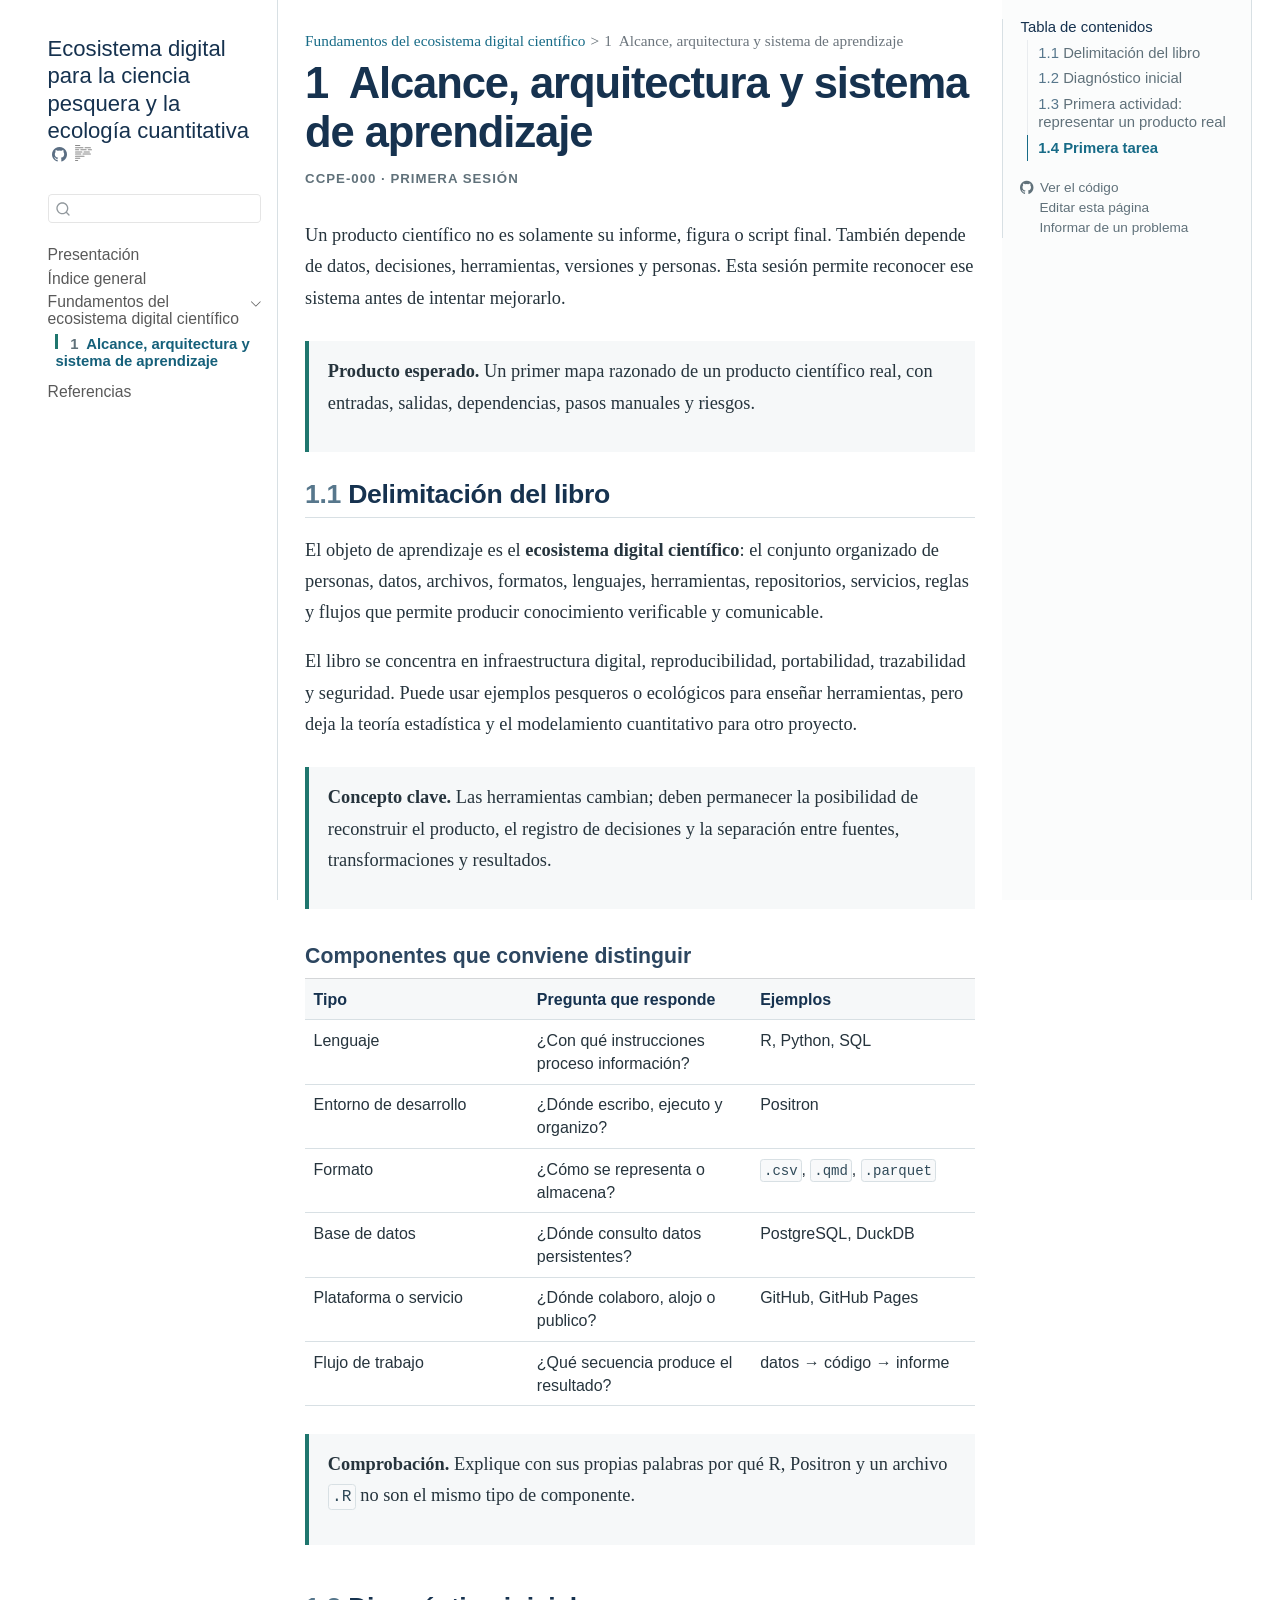
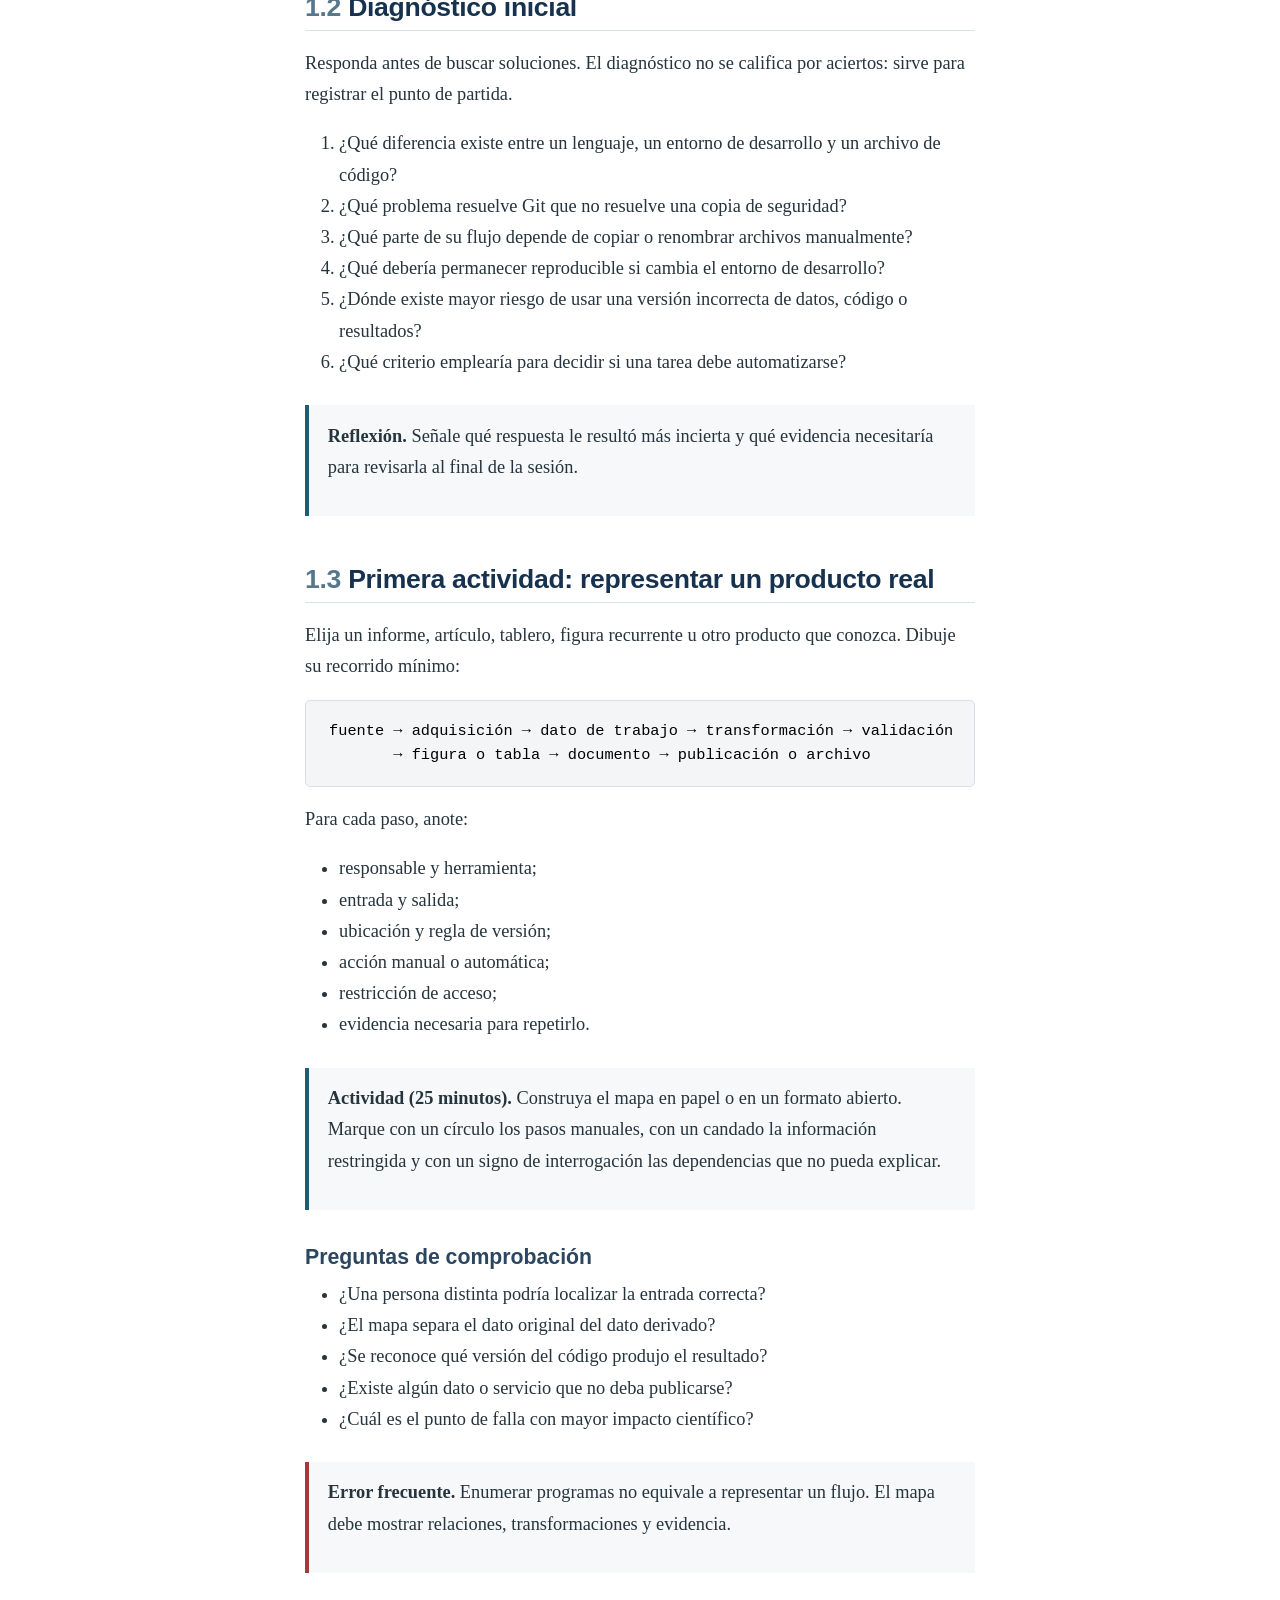
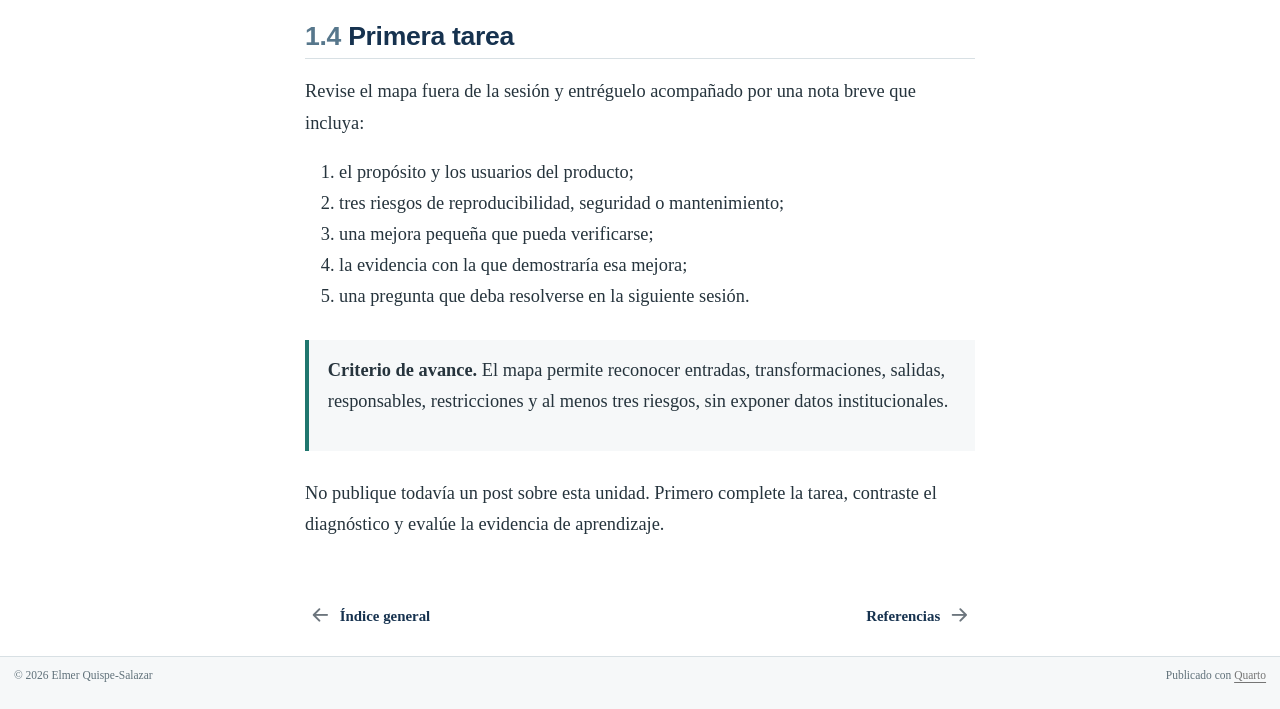
<file: docs/ccpe/000-alcance-arquitectura.html>
<!DOCTYPE html>
<html xmlns="http://www.w3.org/1999/xhtml" lang="es" xml:lang="es"><head>

<meta charset="utf-8">
<meta name="generator" content="quarto-1.7.32">

<meta name="viewport" content="width=device-width, initial-scale=1.0, user-scalable=yes">

<meta name="description" content="Primera sesión para delimitar el ecosistema digital científico y representar un flujo de trabajo real.">

<title>1&nbsp; Alcance, arquitectura y sistema de aprendizaje – Ecosistema digital para la ciencia pesquera y la ecología cuantitativa</title>
<style>
code{white-space: pre-wrap;}
span.smallcaps{font-variant: small-caps;}
div.columns{display: flex; gap: min(4vw, 1.5em);}
div.column{flex: auto; overflow-x: auto;}
div.hanging-indent{margin-left: 1.5em; text-indent: -1.5em;}
ul.task-list{list-style: none;}
ul.task-list li input[type="checkbox"] {
  width: 0.8em;
  margin: 0 0.8em 0.2em -1em; /* quarto-specific, see https://github.com/quarto-dev/quarto-cli/issues/4556 */ 
  vertical-align: middle;
}
</style>


<script src="../site_libs/quarto-nav/quarto-nav.js"></script>
<script src="../site_libs/quarto-nav/headroom.min.js"></script>
<script src="../site_libs/clipboard/clipboard.min.js"></script>
<script src="../site_libs/quarto-search/autocomplete.umd.js"></script>
<script src="../site_libs/quarto-search/fuse.min.js"></script>
<script src="../site_libs/quarto-search/quarto-search.js"></script>
<meta name="quarto:offset" content="../">
<link href="../references.html" rel="next">
<link href="../contents.html" rel="prev">
<script src="../site_libs/quarto-html/quarto.js" type="module"></script>
<script src="../site_libs/quarto-html/tabsets/tabsets.js" type="module"></script>
<script src="../site_libs/quarto-html/popper.min.js"></script>
<script src="../site_libs/quarto-html/tippy.umd.min.js"></script>
<script src="../site_libs/quarto-html/anchor.min.js"></script>
<link href="../site_libs/quarto-html/tippy.css" rel="stylesheet">
<link href="../site_libs/quarto-html/quarto-syntax-highlighting-7bdfc6fd1cc75327436dce34fbe9533d.css" rel="stylesheet" id="quarto-text-highlighting-styles">
<script src="../site_libs/bootstrap/bootstrap.min.js"></script>
<link href="../site_libs/bootstrap/bootstrap-icons.css" rel="stylesheet">
<link href="../site_libs/bootstrap/bootstrap-32f9ea304f2e4b765c1d8b8a54074fe7.min.css" rel="stylesheet" append-hash="true" id="quarto-bootstrap" data-mode="light">
<script id="quarto-search-options" type="application/json">{
  "location": "sidebar",
  "copy-button": false,
  "collapse-after": 3,
  "panel-placement": "start",
  "type": "textbox",
  "limit": 50,
  "keyboard-shortcut": [
    "f",
    "/",
    "s"
  ],
  "show-item-context": false,
  "language": {
    "search-no-results-text": "Sin resultados",
    "search-matching-documents-text": "documentos encontrados",
    "search-copy-link-title": "Copiar el enlace en la búsqueda",
    "search-hide-matches-text": "Ocultar resultados adicionales",
    "search-more-match-text": "resultado adicional en este documento",
    "search-more-matches-text": "resultados adicionales en este documento",
    "search-clear-button-title": "Borrar",
    "search-text-placeholder": "",
    "search-detached-cancel-button-title": "Cancelar",
    "search-submit-button-title": "Enviar",
    "search-label": "Buscar"
  }
}</script>
<style>html{ scroll-behavior: smooth; }</style>


<meta property="og:title" content="1&nbsp; Alcance, arquitectura y sistema de aprendizaje – Ecosistema digital para la ciencia pesquera y la ecología cuantitativa">
<meta property="og:description" content="Libro abierto sobre herramientas e infraestructura digital reproducible para ciencia pesquera y ecología cuantitativa.">
<meta property="og:site_name" content="Ecosistema digital para la ciencia pesquera y la ecología cuantitativa">
</head>

<body class="nav-sidebar floating quarto-light">

<div id="quarto-search-results"></div>
  <header id="quarto-header" class="headroom fixed-top">
  <nav class="quarto-secondary-nav">
    <div class="container-fluid d-flex">
      <button type="button" class="quarto-btn-toggle btn" data-bs-toggle="collapse" role="button" data-bs-target=".quarto-sidebar-collapse-item" aria-controls="quarto-sidebar" aria-expanded="false" aria-label="Alternar barra lateral" onclick="if (window.quartoToggleHeadroom) { window.quartoToggleHeadroom(); }">
        <i class="bi bi-layout-text-sidebar-reverse"></i>
      </button>
        <nav class="quarto-page-breadcrumbs" aria-label="breadcrumb"><ol class="breadcrumb"><li class="breadcrumb-item"><a href="../ccpe/000-alcance-arquitectura.html">Fundamentos del ecosistema digital científico</a></li><li class="breadcrumb-item"><a href="../ccpe/000-alcance-arquitectura.html"><span class="chapter-number">1</span>&nbsp; <span class="chapter-title">Alcance, arquitectura y sistema de aprendizaje</span></a></li></ol></nav>
        <a class="flex-grow-1" role="navigation" data-bs-toggle="collapse" data-bs-target=".quarto-sidebar-collapse-item" aria-controls="quarto-sidebar" aria-expanded="false" aria-label="Alternar barra lateral" onclick="if (window.quartoToggleHeadroom) { window.quartoToggleHeadroom(); }">      
        </a>
      <button type="button" class="btn quarto-search-button" aria-label="Buscar" onclick="window.quartoOpenSearch();">
        <i class="bi bi-search"></i>
      </button>
    </div>
  </nav>
</header>
<!-- content -->
<div id="quarto-content" class="quarto-container page-columns page-rows-contents page-layout-article">
<!-- sidebar -->
  <nav id="quarto-sidebar" class="sidebar collapse collapse-horizontal quarto-sidebar-collapse-item sidebar-navigation floating overflow-auto">
    <div class="pt-lg-2 mt-2 text-left sidebar-header">
    <div class="sidebar-title mb-0 py-0">
      <a href="../">Ecosistema digital para la ciencia pesquera y la ecología cuantitativa</a> 
        <div class="sidebar-tools-main">
    <a href="https://github.com/qselmer/QuantFish-LabCore" title="Ejecutar el código" class="quarto-navigation-tool px-1" aria-label="Ejecutar el código"><i class="bi bi-github"></i></a>
  <a href="" class="quarto-reader-toggle quarto-navigation-tool px-1" onclick="window.quartoToggleReader(); return false;" title="Alternar modo lector">
  <div class="quarto-reader-toggle-btn">
  <i class="bi"></i>
  </div>
</a>
</div>
    </div>
      </div>
        <div class="mt-2 flex-shrink-0 align-items-center">
        <div class="sidebar-search">
        <div id="quarto-search" class="" title="Buscar"></div>
        </div>
        </div>
    <div class="sidebar-menu-container"> 
    <ul class="list-unstyled mt-1">
        <li class="sidebar-item">
  <div class="sidebar-item-container"> 
  <a href="../index.html" class="sidebar-item-text sidebar-link">
 <span class="menu-text">Presentación</span></a>
  </div>
</li>
        <li class="sidebar-item">
  <div class="sidebar-item-container"> 
  <a href="../contents.html" class="sidebar-item-text sidebar-link">
 <span class="menu-text">Índice general</span></a>
  </div>
</li>
        <li class="sidebar-item sidebar-item-section">
      <div class="sidebar-item-container"> 
            <a class="sidebar-item-text sidebar-link text-start" data-bs-toggle="collapse" data-bs-target="#quarto-sidebar-section-1" role="navigation" aria-expanded="true">
 <span class="menu-text">Fundamentos del ecosistema digital científico</span></a>
          <a class="sidebar-item-toggle text-start" data-bs-toggle="collapse" data-bs-target="#quarto-sidebar-section-1" role="navigation" aria-expanded="true" aria-label="Alternar sección">
            <i class="bi bi-chevron-right ms-2"></i>
          </a> 
      </div>
      <ul id="quarto-sidebar-section-1" class="collapse list-unstyled sidebar-section depth1 show">  
          <li class="sidebar-item">
  <div class="sidebar-item-container"> 
  <a href="../ccpe/000-alcance-arquitectura.html" class="sidebar-item-text sidebar-link active">
 <span class="menu-text"><span class="chapter-number">1</span>&nbsp; <span class="chapter-title">Alcance, arquitectura y sistema de aprendizaje</span></span></a>
  </div>
</li>
      </ul>
  </li>
        <li class="sidebar-item">
  <div class="sidebar-item-container"> 
  <a href="../references.html" class="sidebar-item-text sidebar-link">
 <span class="menu-text">Referencias</span></a>
  </div>
</li>
    </ul>
    </div>
</nav>
<div id="quarto-sidebar-glass" class="quarto-sidebar-collapse-item" data-bs-toggle="collapse" data-bs-target=".quarto-sidebar-collapse-item"></div>
<!-- margin-sidebar -->
    <div id="quarto-margin-sidebar" class="sidebar margin-sidebar">
        <nav id="TOC" role="doc-toc" class="toc-active">
    <h2 id="toc-title">Tabla de contenidos</h2>
   
  <ul>
  <li><a href="#delimitación-del-libro" id="toc-delimitación-del-libro" class="nav-link active" data-scroll-target="#delimitación-del-libro"><span class="header-section-number">1.1</span> Delimitación del libro</a>
  <ul class="collapse">
  <li><a href="#componentes-que-conviene-distinguir" id="toc-componentes-que-conviene-distinguir" class="nav-link" data-scroll-target="#componentes-que-conviene-distinguir">Componentes que conviene distinguir</a></li>
  </ul></li>
  <li><a href="#diagnóstico-inicial" id="toc-diagnóstico-inicial" class="nav-link" data-scroll-target="#diagnóstico-inicial"><span class="header-section-number">1.2</span> Diagnóstico inicial</a></li>
  <li><a href="#primera-actividad-representar-un-producto-real" id="toc-primera-actividad-representar-un-producto-real" class="nav-link" data-scroll-target="#primera-actividad-representar-un-producto-real"><span class="header-section-number">1.3</span> Primera actividad: representar un producto real</a>
  <ul class="collapse">
  <li><a href="#preguntas-de-comprobación" id="toc-preguntas-de-comprobación" class="nav-link" data-scroll-target="#preguntas-de-comprobación">Preguntas de comprobación</a></li>
  </ul></li>
  <li><a href="#primera-tarea" id="toc-primera-tarea" class="nav-link" data-scroll-target="#primera-tarea"><span class="header-section-number">1.4</span> Primera tarea</a></li>
  </ul>
<div class="toc-actions"><ul><li><a href="https://github.com/qselmer/QuantFish-LabCore/blob/main/ccpe/000-alcance-arquitectura.qmd" class="toc-action"><i class="bi bi-github"></i>Ver el código</a></li><li><a href="https://github.com/qselmer/QuantFish-LabCore/edit/main/ccpe/000-alcance-arquitectura.qmd" class="toc-action"><i class="bi empty"></i>Editar esta página</a></li><li><a href="https://github.com/qselmer/QuantFish-LabCore/issues/new" class="toc-action"><i class="bi empty"></i>Informar de un problema</a></li></ul></div></nav>
    </div>
<!-- main -->
<main class="content" id="quarto-document-content">

<header id="title-block-header" class="quarto-title-block default"><nav class="quarto-page-breadcrumbs quarto-title-breadcrumbs d-none d-lg-block" aria-label="breadcrumb"><ol class="breadcrumb"><li class="breadcrumb-item"><a href="../ccpe/000-alcance-arquitectura.html">Fundamentos del ecosistema digital científico</a></li><li class="breadcrumb-item"><a href="../ccpe/000-alcance-arquitectura.html"><span class="chapter-number">1</span>&nbsp; <span class="chapter-title">Alcance, arquitectura y sistema de aprendizaje</span></a></li></ol></nav>
<div class="quarto-title">
<h1 class="title"><span class="chapter-number">1</span>&nbsp; <span class="chapter-title">Alcance, arquitectura y sistema de aprendizaje</span></h1>
</div>



<div class="quarto-title-meta">

    
  
    
  </div>
  


</header>


<p class="chapter-code">
CCPE-000 · Primera sesión
</p>
<p>Un producto científico no es solamente su informe, figura o script final. También depende de datos, decisiones, herramientas, versiones y personas. Esta sesión permite reconocer ese sistema antes de intentar mejorarlo.</p>
<div class="expected-result" title="Resultado de la sesión">
<p><strong>Producto esperado.</strong> Un primer mapa razonado de un producto científico real, con entradas, salidas, dependencias, pasos manuales y riesgos.</p>
</div>
<section id="delimitación-del-libro" class="level2" data-number="1.1">
<h2 data-number="1.1" class="anchored" data-anchor-id="delimitación-del-libro"><span class="header-section-number">1.1</span> Delimitación del libro</h2>
<p>El objeto de aprendizaje es el <strong>ecosistema digital científico</strong>: el conjunto organizado de personas, datos, archivos, formatos, lenguajes, herramientas, repositorios, servicios, reglas y flujos que permite producir conocimiento verificable y comunicable.</p>
<p>El libro se concentra en infraestructura digital, reproducibilidad, portabilidad, trazabilidad y seguridad. Puede usar ejemplos pesqueros o ecológicos para enseñar herramientas, pero deja la teoría estadística y el modelamiento cuantitativo para otro proyecto.</p>
<div class="key-concept" title="Concepto clave">
<p><strong>Concepto clave.</strong> Las herramientas cambian; deben permanecer la posibilidad de reconstruir el producto, el registro de decisiones y la separación entre fuentes, transformaciones y resultados.</p>
</div>
<section id="componentes-que-conviene-distinguir" class="level3">
<h3 class="anchored" data-anchor-id="componentes-que-conviene-distinguir">Componentes que conviene distinguir</h3>
<table class="caption-top table">
<colgroup>
<col style="width: 33%">
<col style="width: 33%">
<col style="width: 33%">
</colgroup>
<thead>
<tr class="header">
<th>Tipo</th>
<th>Pregunta que responde</th>
<th>Ejemplos</th>
</tr>
</thead>
<tbody>
<tr class="odd">
<td>Lenguaje</td>
<td>¿Con qué instrucciones proceso información?</td>
<td>R, Python, SQL</td>
</tr>
<tr class="even">
<td>Entorno de desarrollo</td>
<td>¿Dónde escribo, ejecuto y organizo?</td>
<td>Positron</td>
</tr>
<tr class="odd">
<td>Formato</td>
<td>¿Cómo se representa o almacena?</td>
<td><code>.csv</code>, <code>.qmd</code>, <code>.parquet</code></td>
</tr>
<tr class="even">
<td>Base de datos</td>
<td>¿Dónde consulto datos persistentes?</td>
<td>PostgreSQL, DuckDB</td>
</tr>
<tr class="odd">
<td>Plataforma o servicio</td>
<td>¿Dónde colaboro, alojo o publico?</td>
<td>GitHub, GitHub Pages</td>
</tr>
<tr class="even">
<td>Flujo de trabajo</td>
<td>¿Qué secuencia produce el resultado?</td>
<td>datos → código → informe</td>
</tr>
</tbody>
</table>
<div class="check" title="Comprobación">
<p><strong>Comprobación.</strong> Explique con sus propias palabras por qué R, Positron y un archivo <code>.R</code> no son el mismo tipo de componente.</p>
</div>
</section>
</section>
<section id="diagnóstico-inicial" class="level2" data-number="1.2">
<h2 data-number="1.2" class="anchored" data-anchor-id="diagnóstico-inicial"><span class="header-section-number">1.2</span> Diagnóstico inicial</h2>
<p>Responda antes de buscar soluciones. El diagnóstico no se califica por aciertos: sirve para registrar el punto de partida.</p>
<ol type="1">
<li>¿Qué diferencia existe entre un lenguaje, un entorno de desarrollo y un archivo de código?</li>
<li>¿Qué problema resuelve Git que no resuelve una copia de seguridad?</li>
<li>¿Qué parte de su flujo depende de copiar o renombrar archivos manualmente?</li>
<li>¿Qué debería permanecer reproducible si cambia el entorno de desarrollo?</li>
<li>¿Dónde existe mayor riesgo de usar una versión incorrecta de datos, código o resultados?</li>
<li>¿Qué criterio emplearía para decidir si una tarea debe automatizarse?</li>
</ol>
<div class="reflection" title="Reflexión">
<p><strong>Reflexión.</strong> Señale qué respuesta le resultó más incierta y qué evidencia necesitaría para revisarla al final de la sesión.</p>
</div>
</section>
<section id="primera-actividad-representar-un-producto-real" class="level2" data-number="1.3">
<h2 data-number="1.3" class="anchored" data-anchor-id="primera-actividad-representar-un-producto-real"><span class="header-section-number">1.3</span> Primera actividad: representar un producto real</h2>
<p>Elija un informe, artículo, tablero, figura recurrente u otro producto que conozca. Dibuje su recorrido mínimo:</p>
<pre class="text"><code>fuente → adquisición → dato de trabajo → transformación → validación
       → figura o tabla → documento → publicación o archivo</code></pre>
<p>Para cada paso, anote:</p>
<ul>
<li>responsable y herramienta;</li>
<li>entrada y salida;</li>
<li>ubicación y regla de versión;</li>
<li>acción manual o automática;</li>
<li>restricción de acceso;</li>
<li>evidencia necesaria para repetirlo.</li>
</ul>
<div class="activity" title="Actividad">
<p><strong>Actividad (25 minutos).</strong> Construya el mapa en papel o en un formato abierto. Marque con un círculo los pasos manuales, con un candado la información restringida y con un signo de interrogación las dependencias que no pueda explicar.</p>
</div>
<section id="preguntas-de-comprobación" class="level3">
<h3 class="anchored" data-anchor-id="preguntas-de-comprobación">Preguntas de comprobación</h3>
<ul>
<li>¿Una persona distinta podría localizar la entrada correcta?</li>
<li>¿El mapa separa el dato original del dato derivado?</li>
<li>¿Se reconoce qué versión del código produjo el resultado?</li>
<li>¿Existe algún dato o servicio que no deba publicarse?</li>
<li>¿Cuál es el punto de falla con mayor impacto científico?</li>
</ul>
<div class="common-error" title="Error frecuente">
<p><strong>Error frecuente.</strong> Enumerar programas no equivale a representar un flujo. El mapa debe mostrar relaciones, transformaciones y evidencia.</p>
</div>
</section>
</section>
<section id="primera-tarea" class="level2" data-number="1.4">
<h2 data-number="1.4" class="anchored" data-anchor-id="primera-tarea"><span class="header-section-number">1.4</span> Primera tarea</h2>
<p>Revise el mapa fuera de la sesión y entréguelo acompañado por una nota breve que incluya:</p>
<ol type="1">
<li>el propósito y los usuarios del producto;</li>
<li>tres riesgos de reproducibilidad, seguridad o mantenimiento;</li>
<li>una mejora pequeña que pueda verificarse;</li>
<li>la evidencia con la que demostraría esa mejora;</li>
<li>una pregunta que deba resolverse en la siguiente sesión.</li>
</ol>
<div class="expected-result" title="Criterio de avance">
<p><strong>Criterio de avance.</strong> El mapa permite reconocer entradas, transformaciones, salidas, responsables, restricciones y al menos tres riesgos, sin exponer datos institucionales.</p>
</div>
<p>No publique todavía un post sobre esta unidad. Primero complete la tarea, contraste el diagnóstico y evalúe la evidencia de aprendizaje.</p>


</section>

</main> <!-- /main -->
<script id="quarto-html-after-body" type="application/javascript">
  window.document.addEventListener("DOMContentLoaded", function (event) {
    const icon = "";
    const anchorJS = new window.AnchorJS();
    anchorJS.options = {
      placement: 'right',
      icon: icon
    };
    anchorJS.add('.anchored');
    const isCodeAnnotation = (el) => {
      for (const clz of el.classList) {
        if (clz.startsWith('code-annotation-')) {                     
          return true;
        }
      }
      return false;
    }
    const onCopySuccess = function(e) {
      // button target
      const button = e.trigger;
      // don't keep focus
      button.blur();
      // flash "checked"
      button.classList.add('code-copy-button-checked');
      var currentTitle = button.getAttribute("title");
      button.setAttribute("title", "Copiado");
      let tooltip;
      if (window.bootstrap) {
        button.setAttribute("data-bs-toggle", "tooltip");
        button.setAttribute("data-bs-placement", "left");
        button.setAttribute("data-bs-title", "Copiado");
        tooltip = new bootstrap.Tooltip(button, 
          { trigger: "manual", 
            customClass: "code-copy-button-tooltip",
            offset: [0, -8]});
        tooltip.show();    
      }
      setTimeout(function() {
        if (tooltip) {
          tooltip.hide();
          button.removeAttribute("data-bs-title");
          button.removeAttribute("data-bs-toggle");
          button.removeAttribute("data-bs-placement");
        }
        button.setAttribute("title", currentTitle);
        button.classList.remove('code-copy-button-checked');
      }, 1000);
      // clear code selection
      e.clearSelection();
    }
    const getTextToCopy = function(trigger) {
        const codeEl = trigger.previousElementSibling.cloneNode(true);
        for (const childEl of codeEl.children) {
          if (isCodeAnnotation(childEl)) {
            childEl.remove();
          }
        }
        return codeEl.innerText;
    }
    const clipboard = new window.ClipboardJS('.code-copy-button:not([data-in-quarto-modal])', {
      text: getTextToCopy
    });
    clipboard.on('success', onCopySuccess);
    if (window.document.getElementById('quarto-embedded-source-code-modal')) {
      const clipboardModal = new window.ClipboardJS('.code-copy-button[data-in-quarto-modal]', {
        text: getTextToCopy,
        container: window.document.getElementById('quarto-embedded-source-code-modal')
      });
      clipboardModal.on('success', onCopySuccess);
    }
      var localhostRegex = new RegExp(/^(?:http|https):\/\/localhost\:?[0-9]*\//);
      var mailtoRegex = new RegExp(/^mailto:/);
        var filterRegex = new RegExp("https:\/\/qselmer\.github\.io\/QuantFish-LabCore\/");
      var isInternal = (href) => {
          return filterRegex.test(href) || localhostRegex.test(href) || mailtoRegex.test(href);
      }
      // Inspect non-navigation links and adorn them if external
     var links = window.document.querySelectorAll('a[href]:not(.nav-link):not(.navbar-brand):not(.toc-action):not(.sidebar-link):not(.sidebar-item-toggle):not(.pagination-link):not(.no-external):not([aria-hidden]):not(.dropdown-item):not(.quarto-navigation-tool):not(.about-link)');
      for (var i=0; i<links.length; i++) {
        const link = links[i];
        if (!isInternal(link.href)) {
          // undo the damage that might have been done by quarto-nav.js in the case of
          // links that we want to consider external
          if (link.dataset.originalHref !== undefined) {
            link.href = link.dataset.originalHref;
          }
            // target, if specified
            link.setAttribute("target", "_blank");
            if (link.getAttribute("rel") === null) {
              link.setAttribute("rel", "noopener");
            }
        }
      }
    function tippyHover(el, contentFn, onTriggerFn, onUntriggerFn) {
      const config = {
        allowHTML: true,
        maxWidth: 500,
        delay: 100,
        arrow: false,
        appendTo: function(el) {
            return el.parentElement;
        },
        interactive: true,
        interactiveBorder: 10,
        theme: 'quarto',
        placement: 'bottom-start',
      };
      if (contentFn) {
        config.content = contentFn;
      }
      if (onTriggerFn) {
        config.onTrigger = onTriggerFn;
      }
      if (onUntriggerFn) {
        config.onUntrigger = onUntriggerFn;
      }
      window.tippy(el, config); 
    }
    const noterefs = window.document.querySelectorAll('a[role="doc-noteref"]');
    for (var i=0; i<noterefs.length; i++) {
      const ref = noterefs[i];
      tippyHover(ref, function() {
        // use id or data attribute instead here
        let href = ref.getAttribute('data-footnote-href') || ref.getAttribute('href');
        try { href = new URL(href).hash; } catch {}
        const id = href.replace(/^#\/?/, "");
        const note = window.document.getElementById(id);
        if (note) {
          return note.innerHTML;
        } else {
          return "";
        }
      });
    }
    const xrefs = window.document.querySelectorAll('a.quarto-xref');
    const processXRef = (id, note) => {
      // Strip column container classes
      const stripColumnClz = (el) => {
        el.classList.remove("page-full", "page-columns");
        if (el.children) {
          for (const child of el.children) {
            stripColumnClz(child);
          }
        }
      }
      stripColumnClz(note)
      if (id === null || id.startsWith('sec-')) {
        // Special case sections, only their first couple elements
        const container = document.createElement("div");
        if (note.children && note.children.length > 2) {
          container.appendChild(note.children[0].cloneNode(true));
          for (let i = 1; i < note.children.length; i++) {
            const child = note.children[i];
            if (child.tagName === "P" && child.innerText === "") {
              continue;
            } else {
              container.appendChild(child.cloneNode(true));
              break;
            }
          }
          if (window.Quarto?.typesetMath) {
            window.Quarto.typesetMath(container);
          }
          return container.innerHTML
        } else {
          if (window.Quarto?.typesetMath) {
            window.Quarto.typesetMath(note);
          }
          return note.innerHTML;
        }
      } else {
        // Remove any anchor links if they are present
        const anchorLink = note.querySelector('a.anchorjs-link');
        if (anchorLink) {
          anchorLink.remove();
        }
        if (window.Quarto?.typesetMath) {
          window.Quarto.typesetMath(note);
        }
        if (note.classList.contains("callout")) {
          return note.outerHTML;
        } else {
          return note.innerHTML;
        }
      }
    }
    for (var i=0; i<xrefs.length; i++) {
      const xref = xrefs[i];
      tippyHover(xref, undefined, function(instance) {
        instance.disable();
        let url = xref.getAttribute('href');
        let hash = undefined; 
        if (url.startsWith('#')) {
          hash = url;
        } else {
          try { hash = new URL(url).hash; } catch {}
        }
        if (hash) {
          const id = hash.replace(/^#\/?/, "");
          const note = window.document.getElementById(id);
          if (note !== null) {
            try {
              const html = processXRef(id, note.cloneNode(true));
              instance.setContent(html);
            } finally {
              instance.enable();
              instance.show();
            }
          } else {
            // See if we can fetch this
            fetch(url.split('#')[0])
            .then(res => res.text())
            .then(html => {
              const parser = new DOMParser();
              const htmlDoc = parser.parseFromString(html, "text/html");
              const note = htmlDoc.getElementById(id);
              if (note !== null) {
                const html = processXRef(id, note);
                instance.setContent(html);
              } 
            }).finally(() => {
              instance.enable();
              instance.show();
            });
          }
        } else {
          // See if we can fetch a full url (with no hash to target)
          // This is a special case and we should probably do some content thinning / targeting
          fetch(url)
          .then(res => res.text())
          .then(html => {
            const parser = new DOMParser();
            const htmlDoc = parser.parseFromString(html, "text/html");
            const note = htmlDoc.querySelector('main.content');
            if (note !== null) {
              // This should only happen for chapter cross references
              // (since there is no id in the URL)
              // remove the first header
              if (note.children.length > 0 && note.children[0].tagName === "HEADER") {
                note.children[0].remove();
              }
              const html = processXRef(null, note);
              instance.setContent(html);
            } 
          }).finally(() => {
            instance.enable();
            instance.show();
          });
        }
      }, function(instance) {
      });
    }
        let selectedAnnoteEl;
        const selectorForAnnotation = ( cell, annotation) => {
          let cellAttr = 'data-code-cell="' + cell + '"';
          let lineAttr = 'data-code-annotation="' +  annotation + '"';
          const selector = 'span[' + cellAttr + '][' + lineAttr + ']';
          return selector;
        }
        const selectCodeLines = (annoteEl) => {
          const doc = window.document;
          const targetCell = annoteEl.getAttribute("data-target-cell");
          const targetAnnotation = annoteEl.getAttribute("data-target-annotation");
          const annoteSpan = window.document.querySelector(selectorForAnnotation(targetCell, targetAnnotation));
          const lines = annoteSpan.getAttribute("data-code-lines").split(",");
          const lineIds = lines.map((line) => {
            return targetCell + "-" + line;
          })
          let top = null;
          let height = null;
          let parent = null;
          if (lineIds.length > 0) {
              //compute the position of the single el (top and bottom and make a div)
              const el = window.document.getElementById(lineIds[0]);
              top = el.offsetTop;
              height = el.offsetHeight;
              parent = el.parentElement.parentElement;
            if (lineIds.length > 1) {
              const lastEl = window.document.getElementById(lineIds[lineIds.length - 1]);
              const bottom = lastEl.offsetTop + lastEl.offsetHeight;
              height = bottom - top;
            }
            if (top !== null && height !== null && parent !== null) {
              // cook up a div (if necessary) and position it 
              let div = window.document.getElementById("code-annotation-line-highlight");
              if (div === null) {
                div = window.document.createElement("div");
                div.setAttribute("id", "code-annotation-line-highlight");
                div.style.position = 'absolute';
                parent.appendChild(div);
              }
              div.style.top = top - 2 + "px";
              div.style.height = height + 4 + "px";
              div.style.left = 0;
              let gutterDiv = window.document.getElementById("code-annotation-line-highlight-gutter");
              if (gutterDiv === null) {
                gutterDiv = window.document.createElement("div");
                gutterDiv.setAttribute("id", "code-annotation-line-highlight-gutter");
                gutterDiv.style.position = 'absolute';
                const codeCell = window.document.getElementById(targetCell);
                const gutter = codeCell.querySelector('.code-annotation-gutter');
                gutter.appendChild(gutterDiv);
              }
              gutterDiv.style.top = top - 2 + "px";
              gutterDiv.style.height = height + 4 + "px";
            }
            selectedAnnoteEl = annoteEl;
          }
        };
        const unselectCodeLines = () => {
          const elementsIds = ["code-annotation-line-highlight", "code-annotation-line-highlight-gutter"];
          elementsIds.forEach((elId) => {
            const div = window.document.getElementById(elId);
            if (div) {
              div.remove();
            }
          });
          selectedAnnoteEl = undefined;
        };
          // Handle positioning of the toggle
      window.addEventListener(
        "resize",
        throttle(() => {
          elRect = undefined;
          if (selectedAnnoteEl) {
            selectCodeLines(selectedAnnoteEl);
          }
        }, 10)
      );
      function throttle(fn, ms) {
      let throttle = false;
      let timer;
        return (...args) => {
          if(!throttle) { // first call gets through
              fn.apply(this, args);
              throttle = true;
          } else { // all the others get throttled
              if(timer) clearTimeout(timer); // cancel #2
              timer = setTimeout(() => {
                fn.apply(this, args);
                timer = throttle = false;
              }, ms);
          }
        };
      }
        // Attach click handler to the DT
        const annoteDls = window.document.querySelectorAll('dt[data-target-cell]');
        for (const annoteDlNode of annoteDls) {
          annoteDlNode.addEventListener('click', (event) => {
            const clickedEl = event.target;
            if (clickedEl !== selectedAnnoteEl) {
              unselectCodeLines();
              const activeEl = window.document.querySelector('dt[data-target-cell].code-annotation-active');
              if (activeEl) {
                activeEl.classList.remove('code-annotation-active');
              }
              selectCodeLines(clickedEl);
              clickedEl.classList.add('code-annotation-active');
            } else {
              // Unselect the line
              unselectCodeLines();
              clickedEl.classList.remove('code-annotation-active');
            }
          });
        }
    const findCites = (el) => {
      const parentEl = el.parentElement;
      if (parentEl) {
        const cites = parentEl.dataset.cites;
        if (cites) {
          return {
            el,
            cites: cites.split(' ')
          };
        } else {
          return findCites(el.parentElement)
        }
      } else {
        return undefined;
      }
    };
    var bibliorefs = window.document.querySelectorAll('a[role="doc-biblioref"]');
    for (var i=0; i<bibliorefs.length; i++) {
      const ref = bibliorefs[i];
      const citeInfo = findCites(ref);
      if (citeInfo) {
        tippyHover(citeInfo.el, function() {
          var popup = window.document.createElement('div');
          citeInfo.cites.forEach(function(cite) {
            var citeDiv = window.document.createElement('div');
            citeDiv.classList.add('hanging-indent');
            citeDiv.classList.add('csl-entry');
            var biblioDiv = window.document.getElementById('ref-' + cite);
            if (biblioDiv) {
              citeDiv.innerHTML = biblioDiv.innerHTML;
            }
            popup.appendChild(citeDiv);
          });
          return popup.innerHTML;
        });
      }
    }
  });
  </script>
<nav class="page-navigation">
  <div class="nav-page nav-page-previous">
      <a href="../contents.html" class="pagination-link" aria-label="Índice general">
        <i class="bi bi-arrow-left-short"></i> <span class="nav-page-text">Índice general</span>
      </a>          
  </div>
  <div class="nav-page nav-page-next">
      <a href="../references.html" class="pagination-link" aria-label="Referencias">
        <span class="nav-page-text">Referencias</span> <i class="bi bi-arrow-right-short"></i>
      </a>
  </div>
</nav>
</div> <!-- /content -->
<footer class="footer">
  <div class="nav-footer">
    <div class="nav-footer-left">
<p>© 2026 Elmer Quispe-Salazar</p>
</div>   
    <div class="nav-footer-center">
      &nbsp;
    <div class="toc-actions d-sm-block d-md-none"><ul><li><a href="https://github.com/qselmer/QuantFish-LabCore/blob/main/ccpe/000-alcance-arquitectura.qmd" class="toc-action"><i class="bi bi-github"></i>Ver el código</a></li><li><a href="https://github.com/qselmer/QuantFish-LabCore/edit/main/ccpe/000-alcance-arquitectura.qmd" class="toc-action"><i class="bi empty"></i>Editar esta página</a></li><li><a href="https://github.com/qselmer/QuantFish-LabCore/issues/new" class="toc-action"><i class="bi empty"></i>Informar de un problema</a></li></ul></div></div>
    <div class="nav-footer-right">
<p>Publicado con <a href="https://quarto.org/">Quarto</a></p>
</div>
  </div>
</footer>




<script src="../site_libs/quarto-html/zenscroll-min.js"></script>
</body></html>
</file>
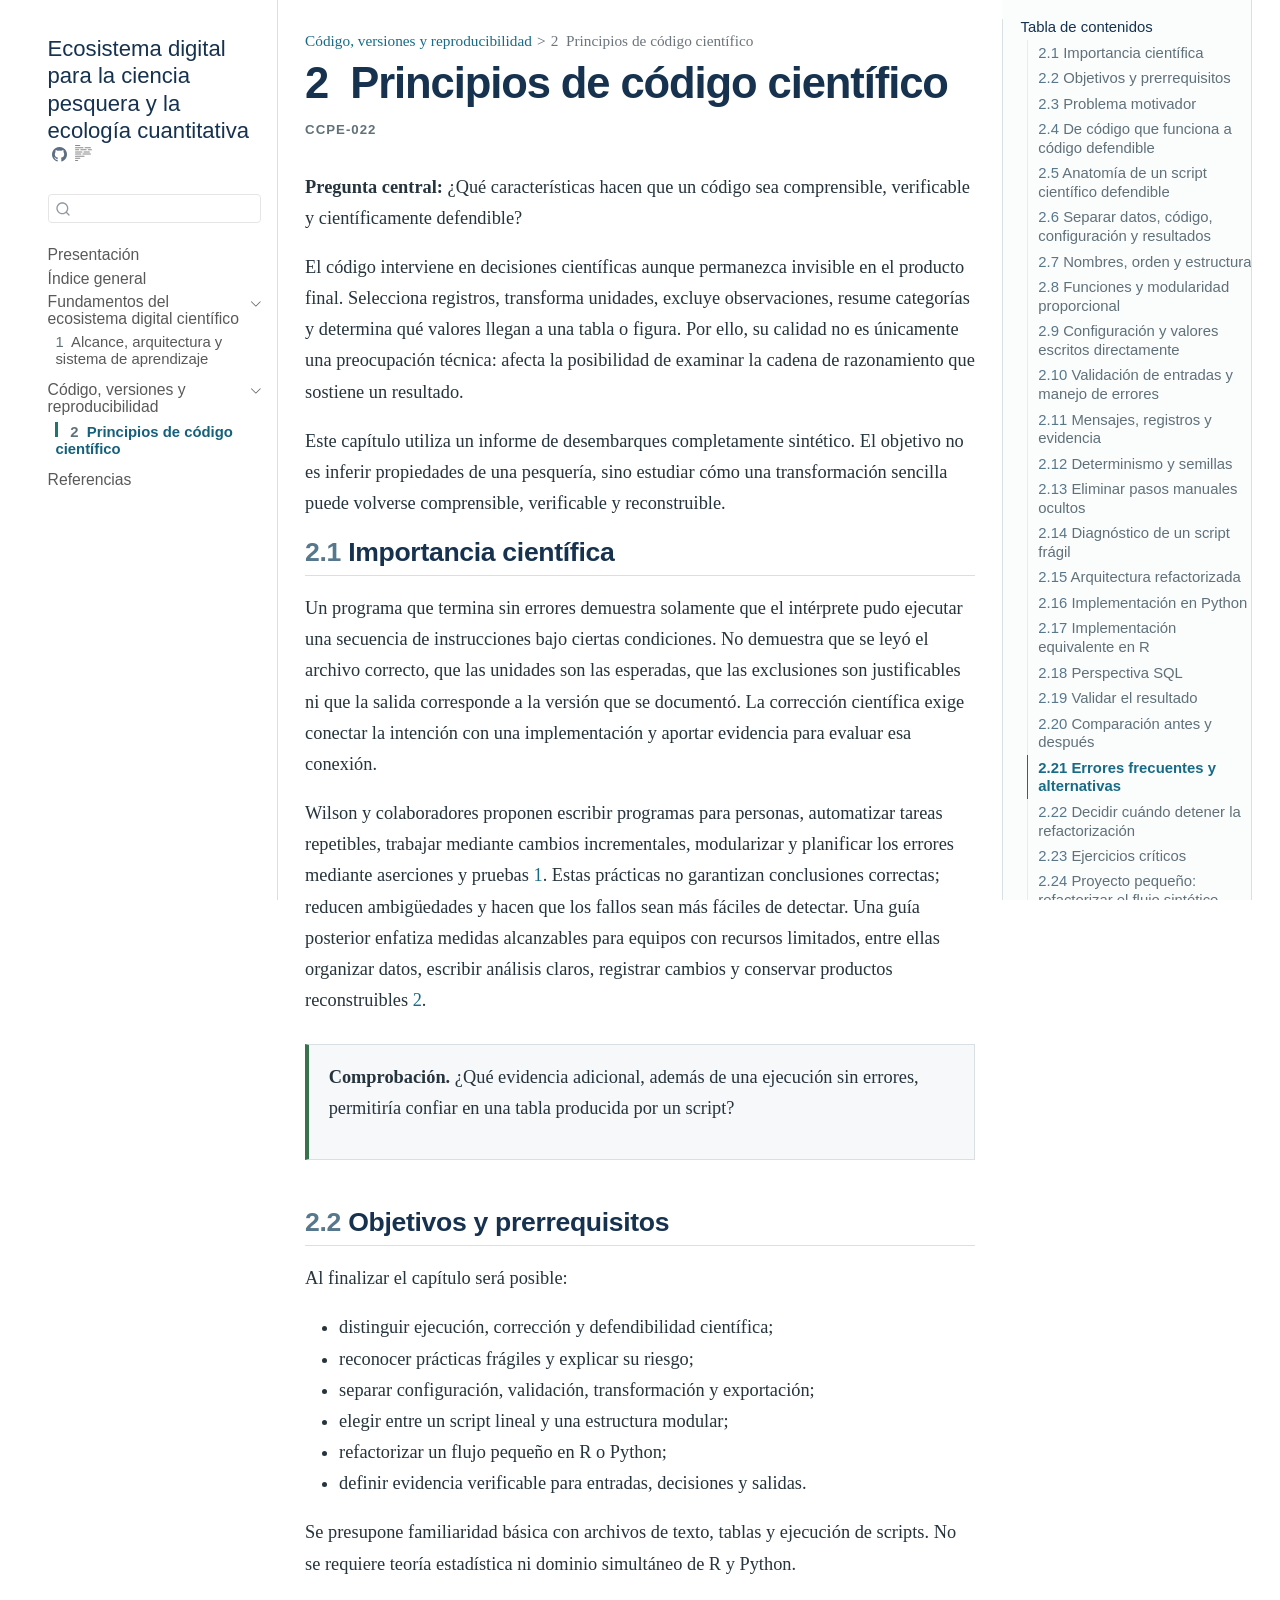
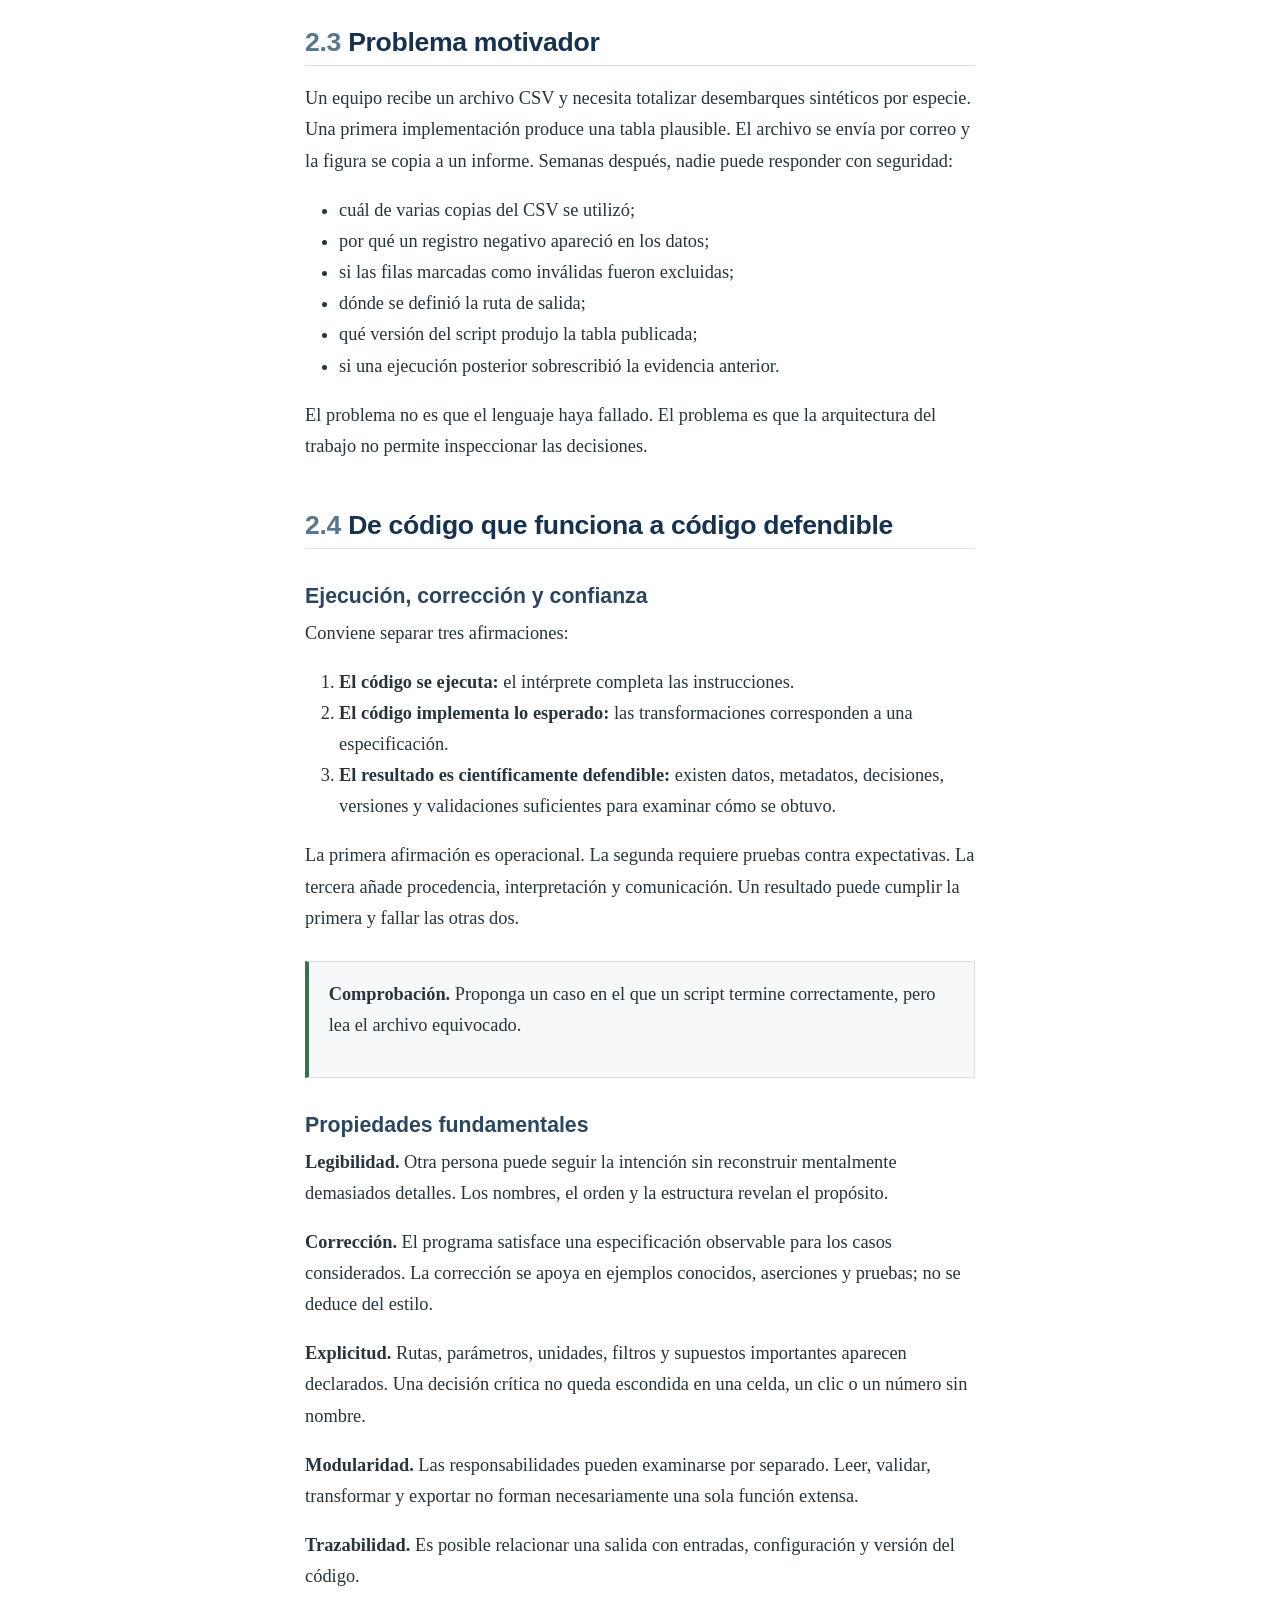
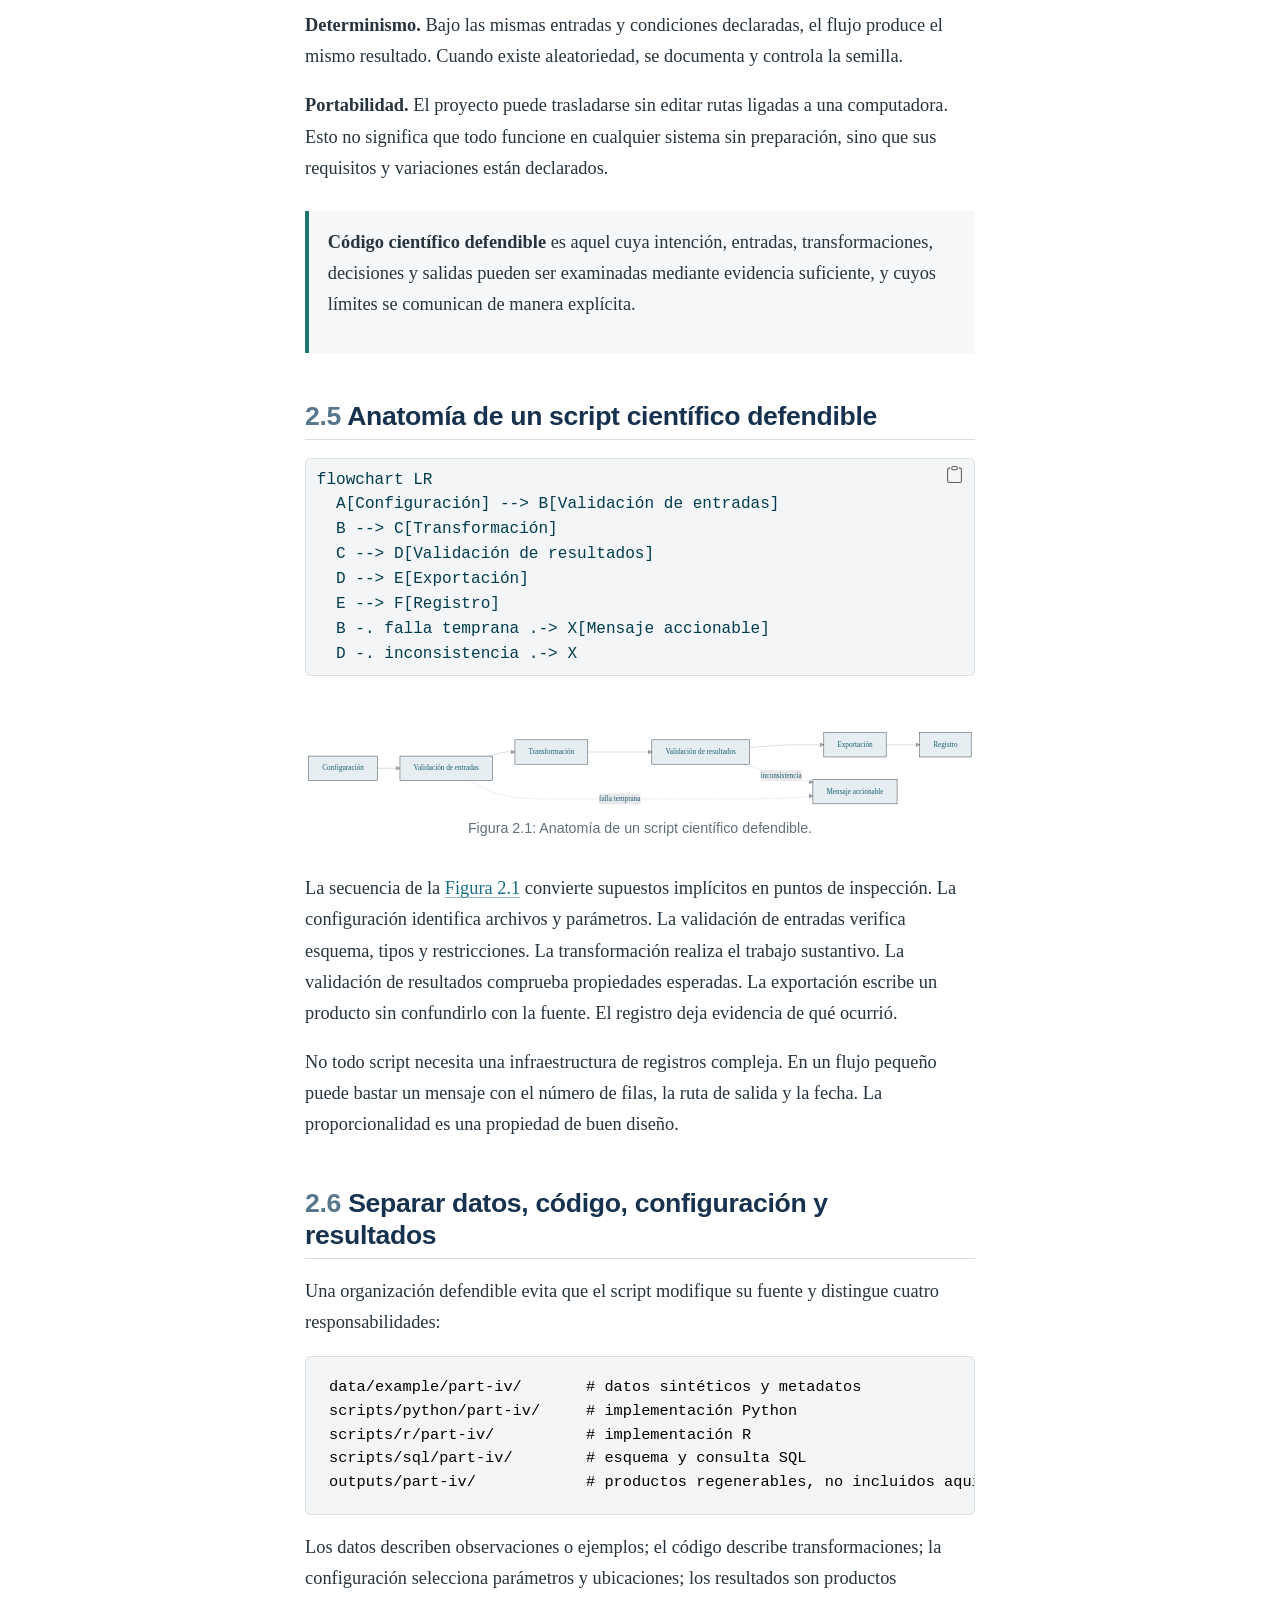
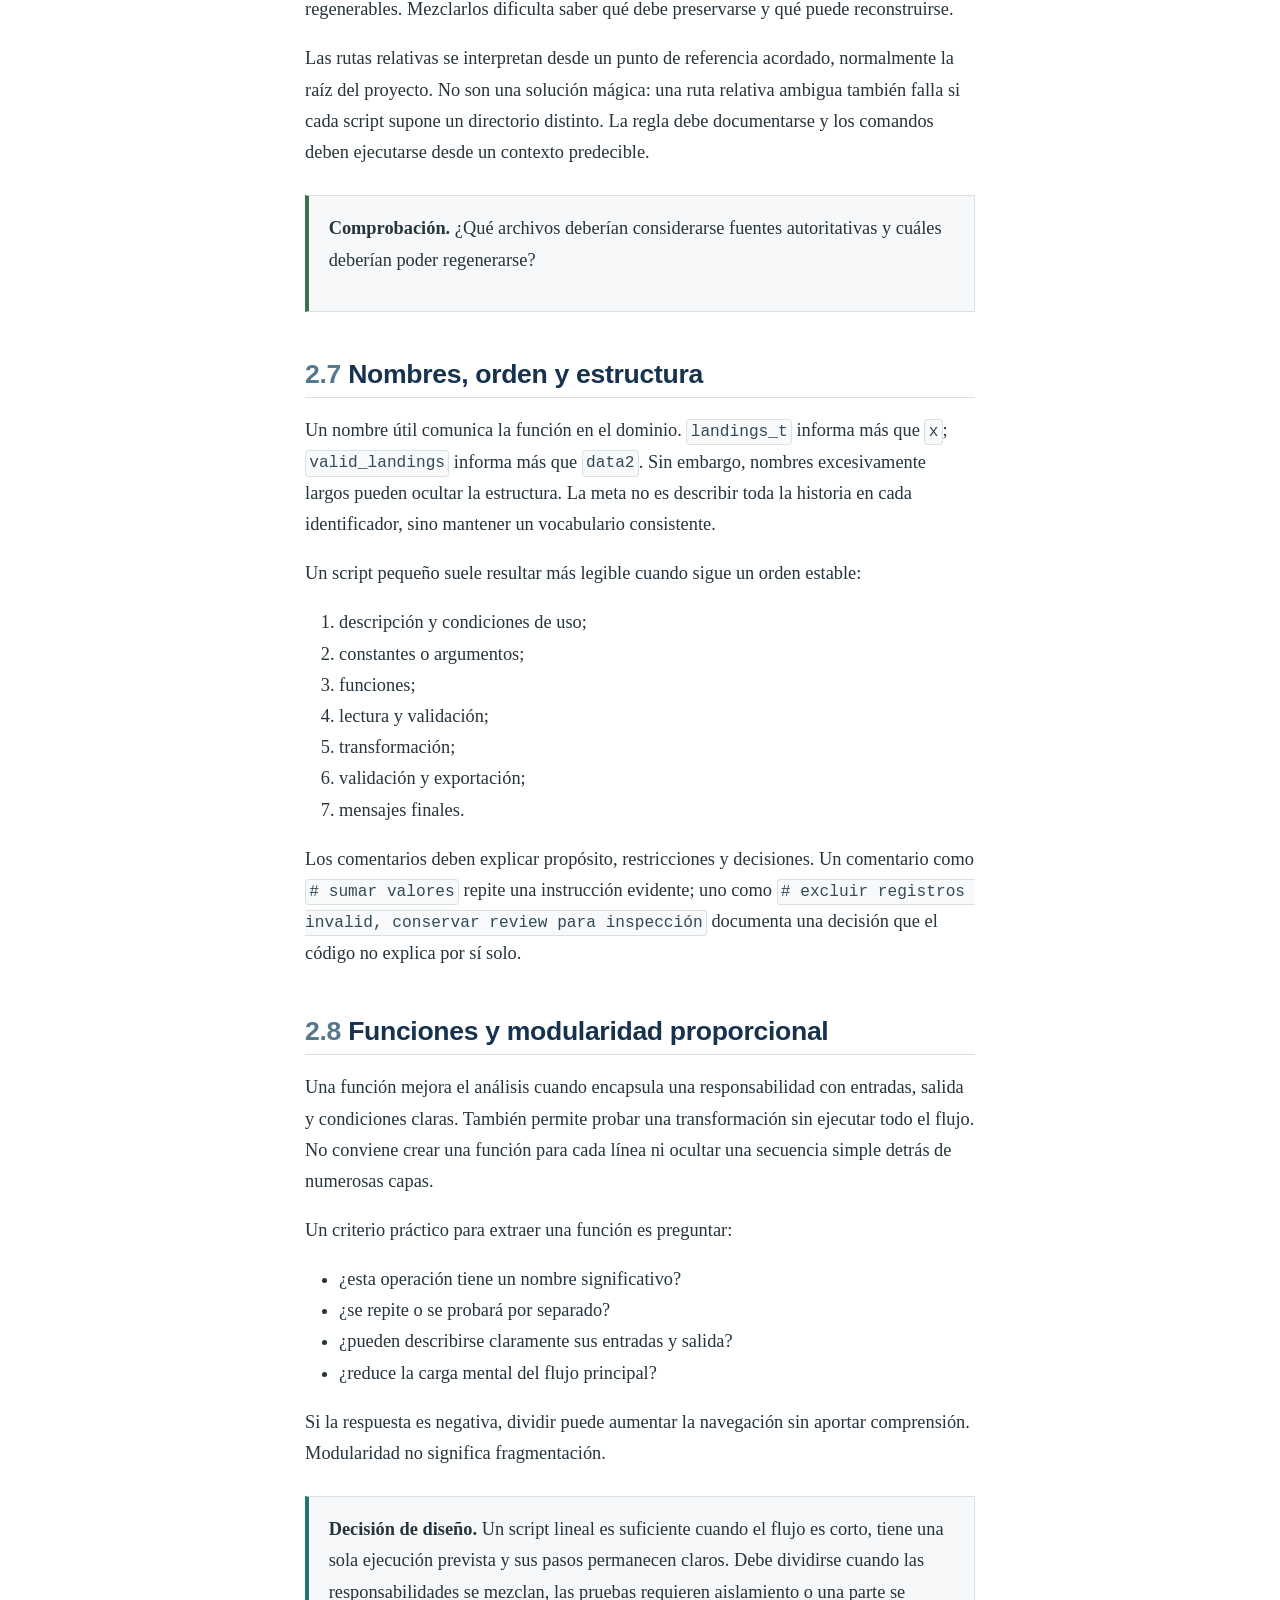
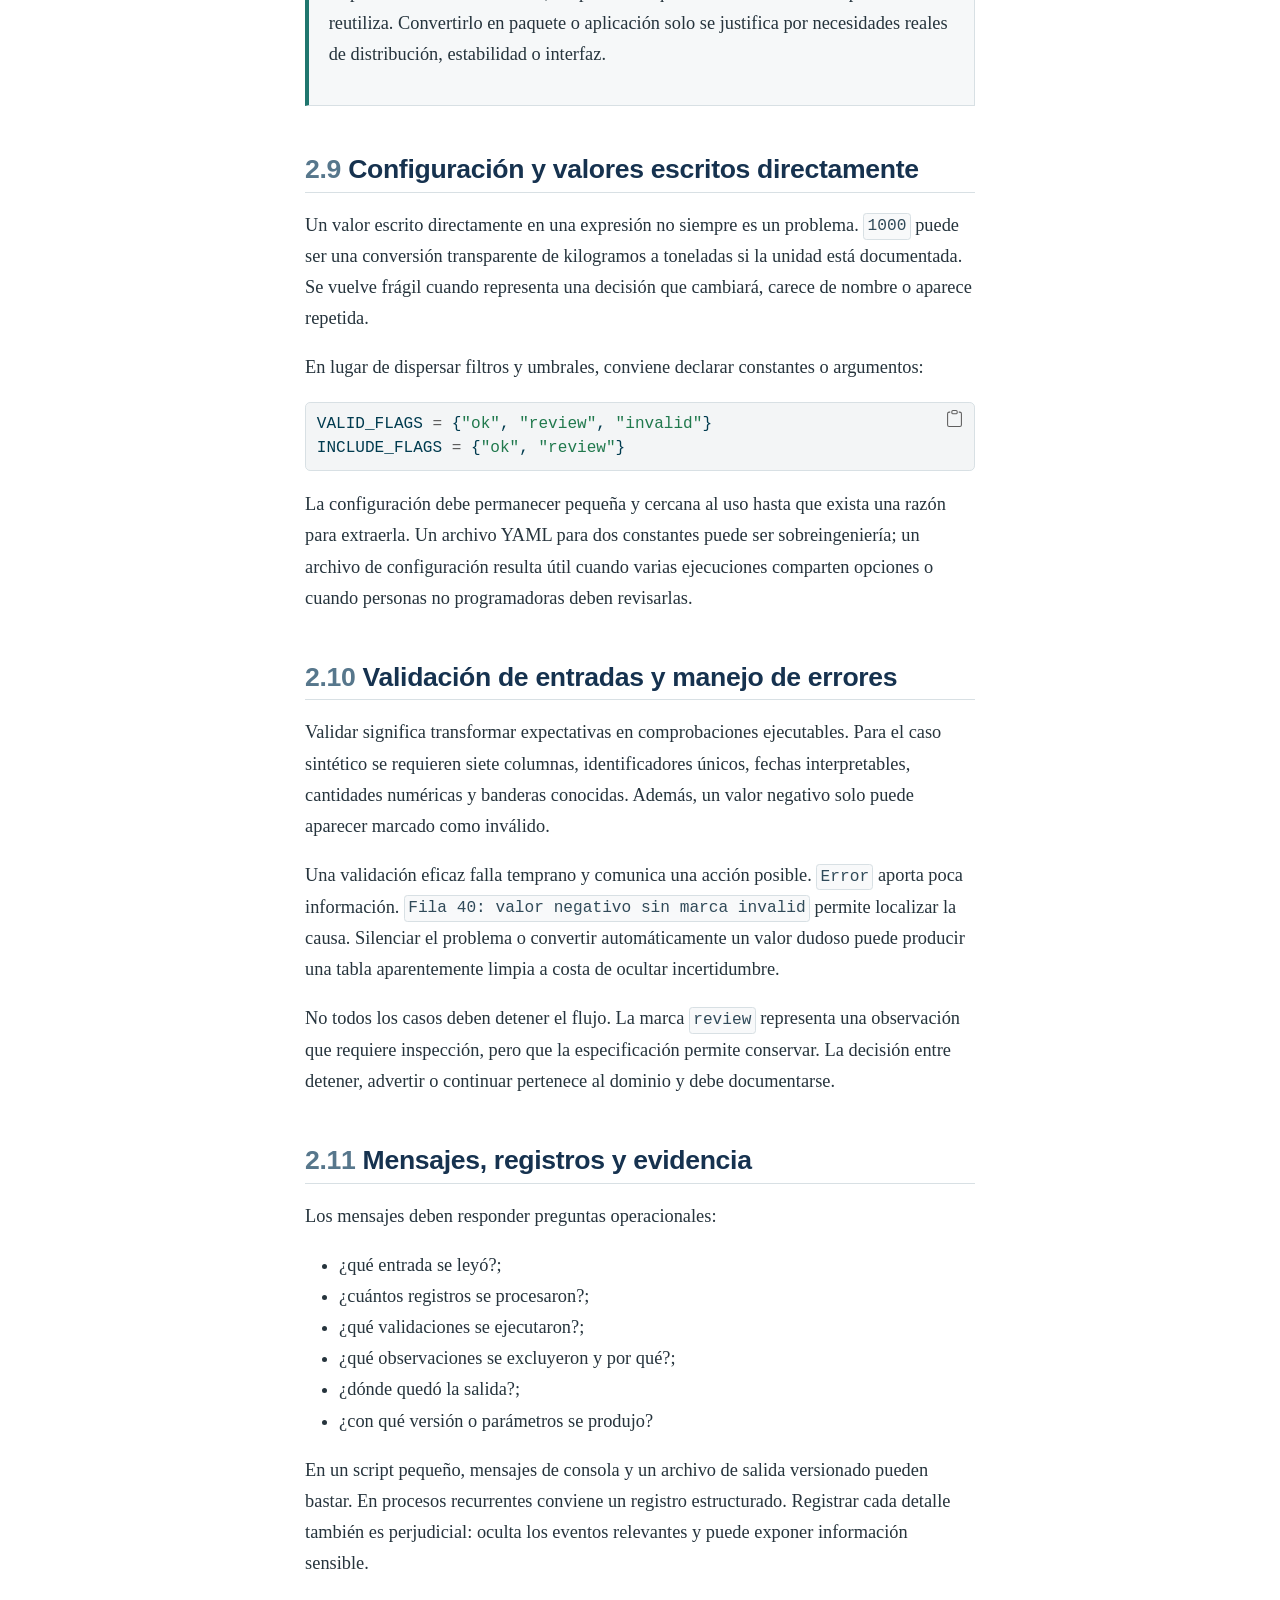
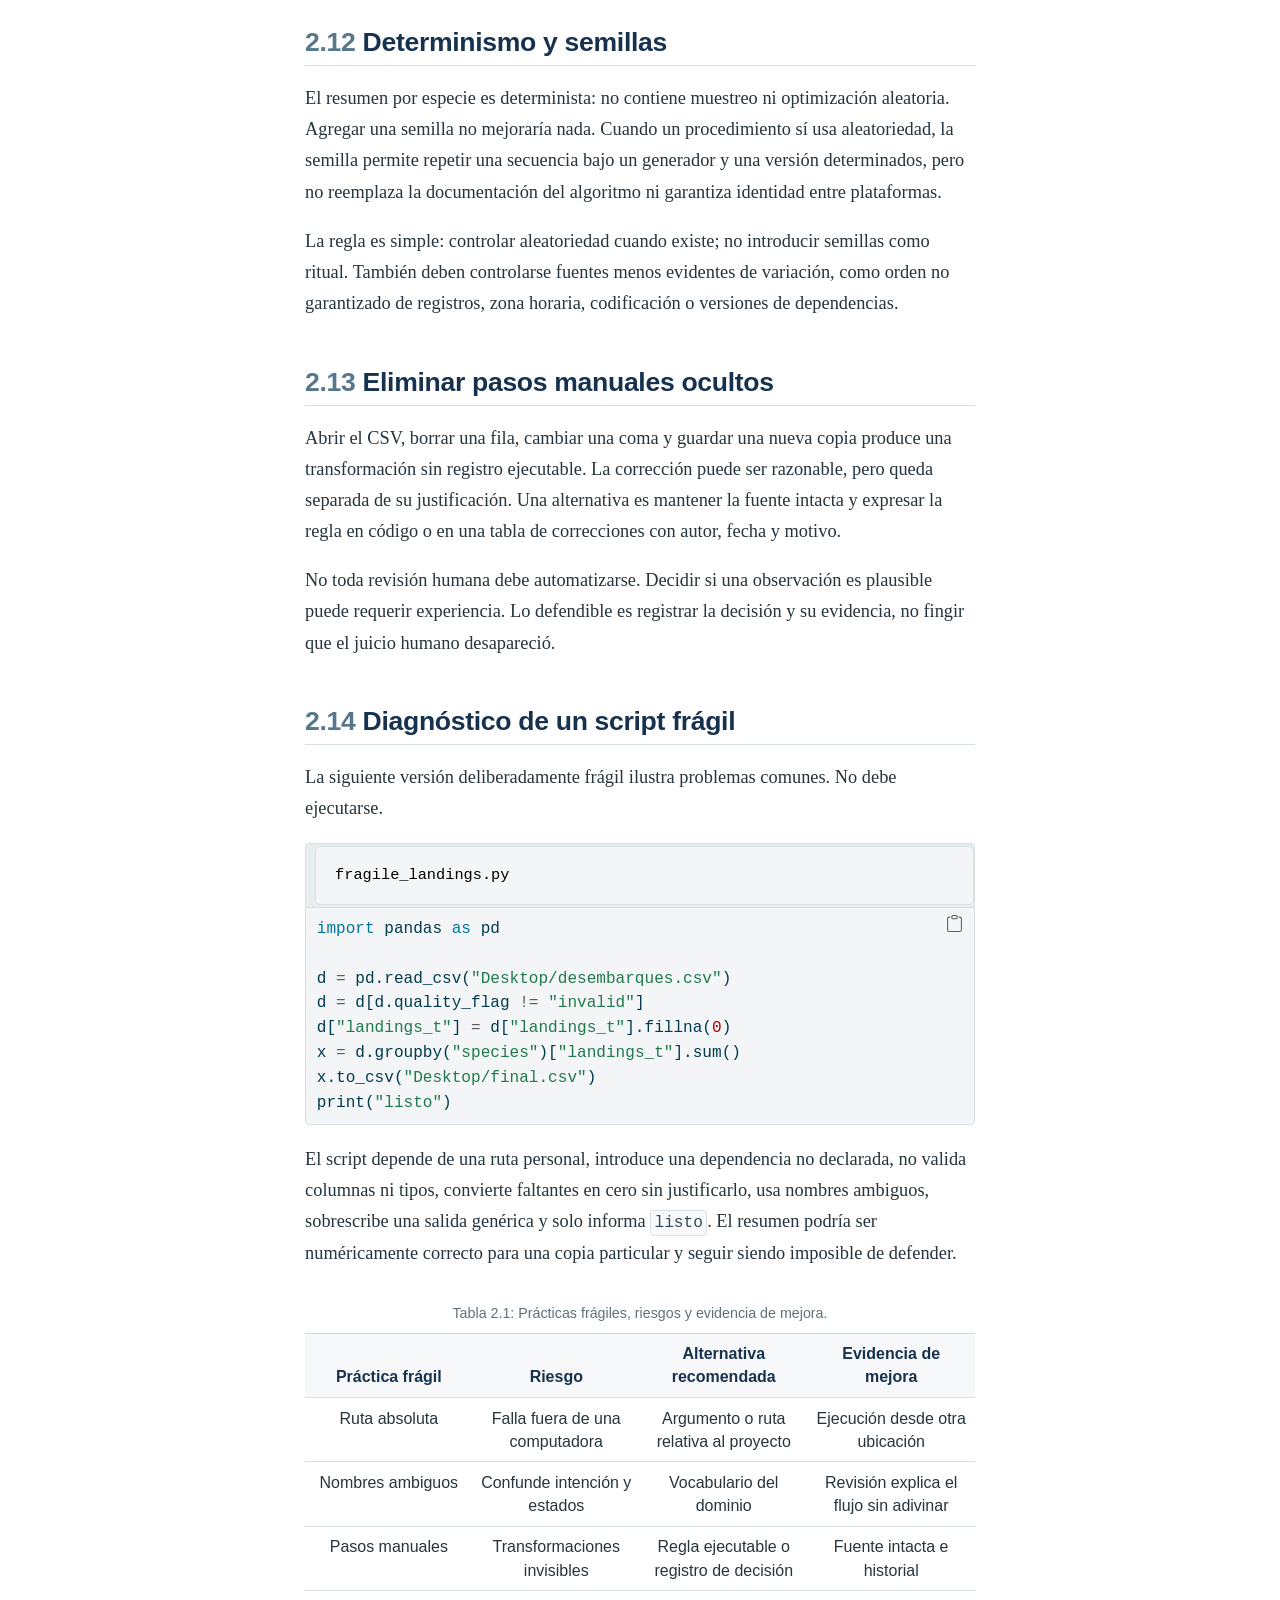
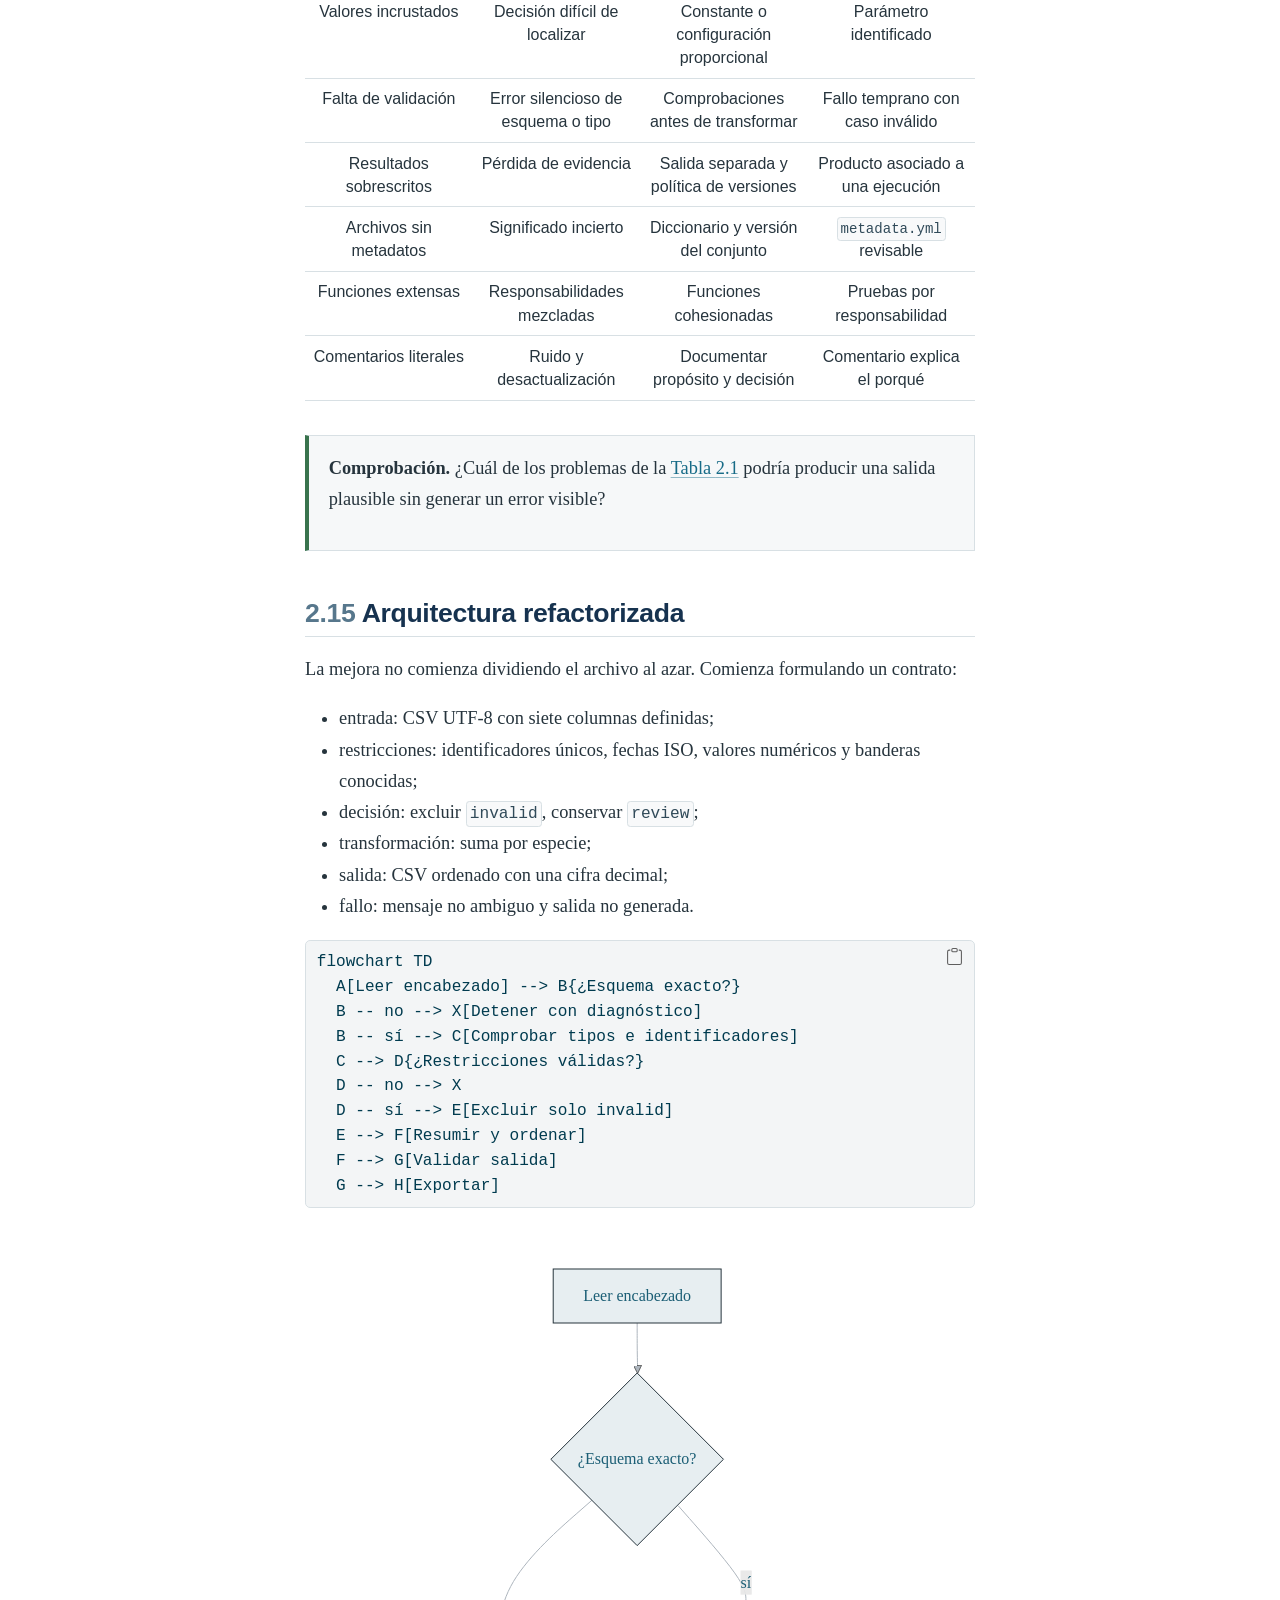
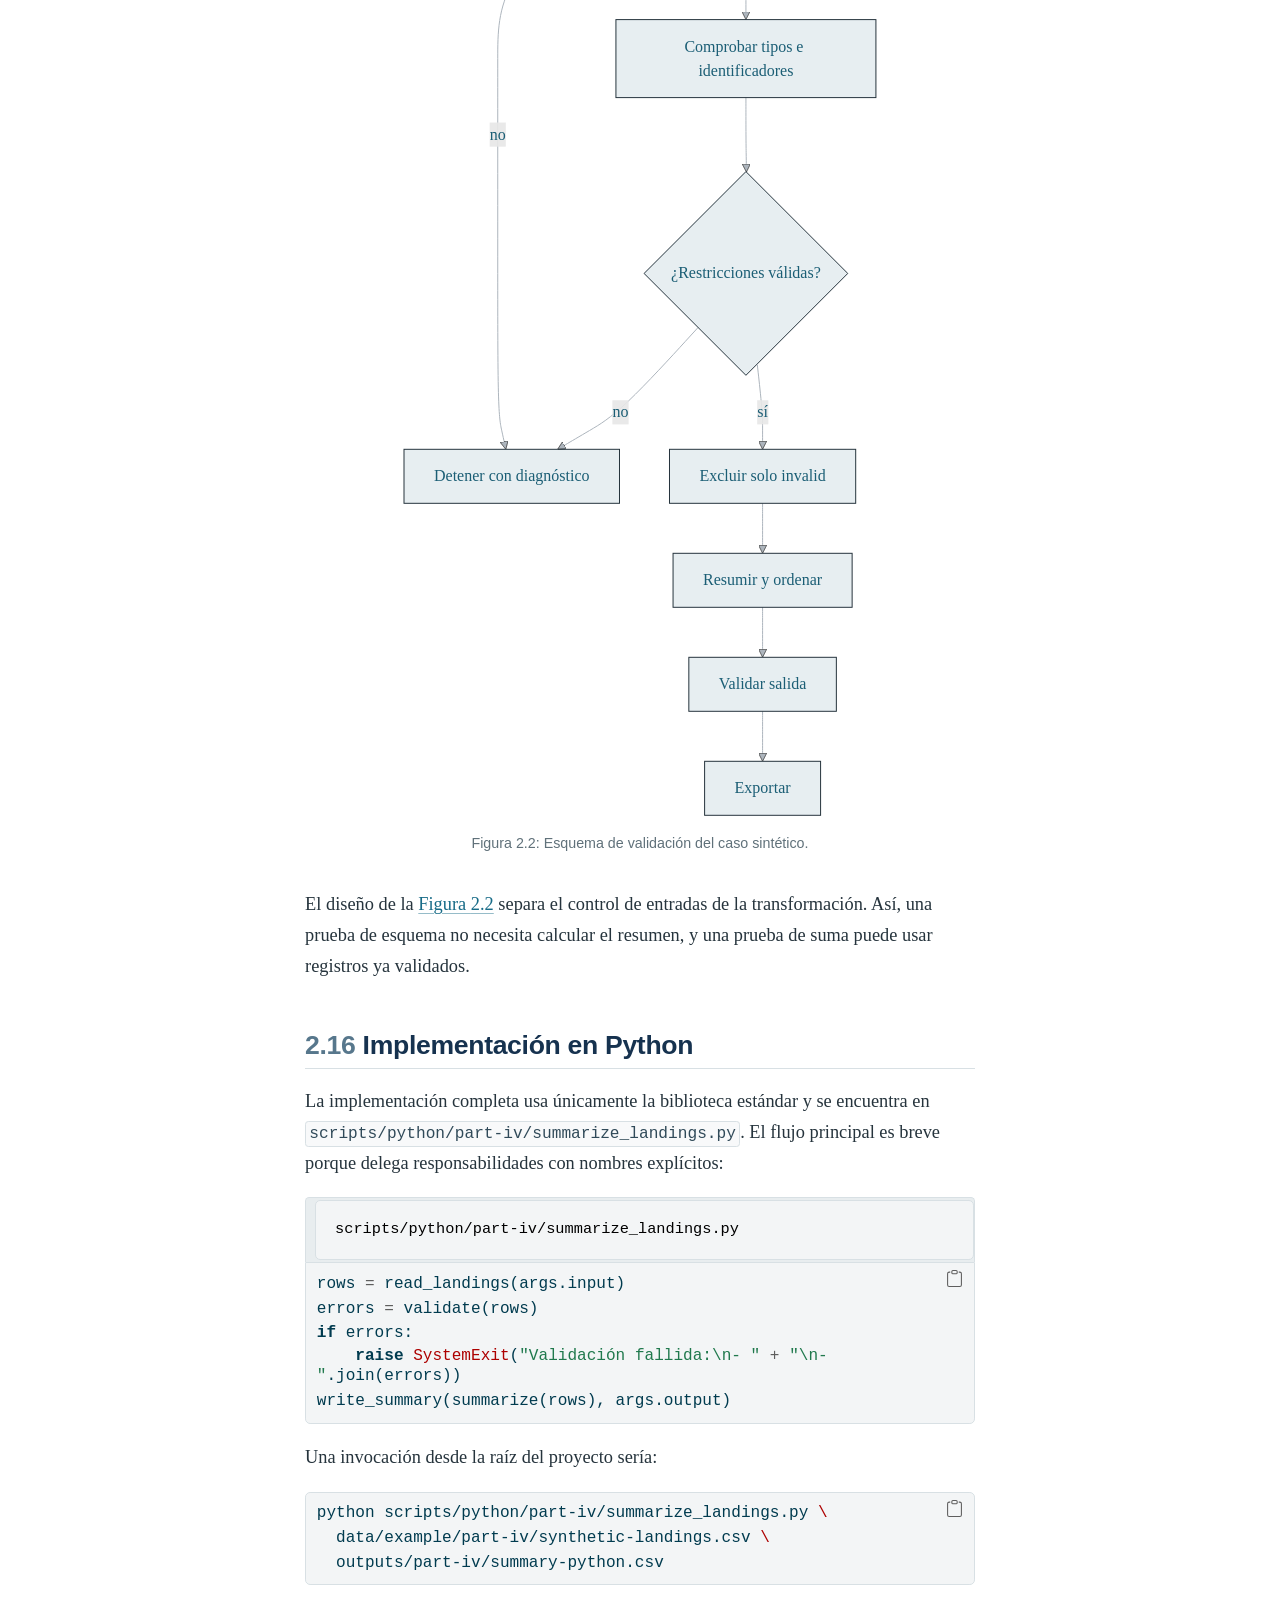
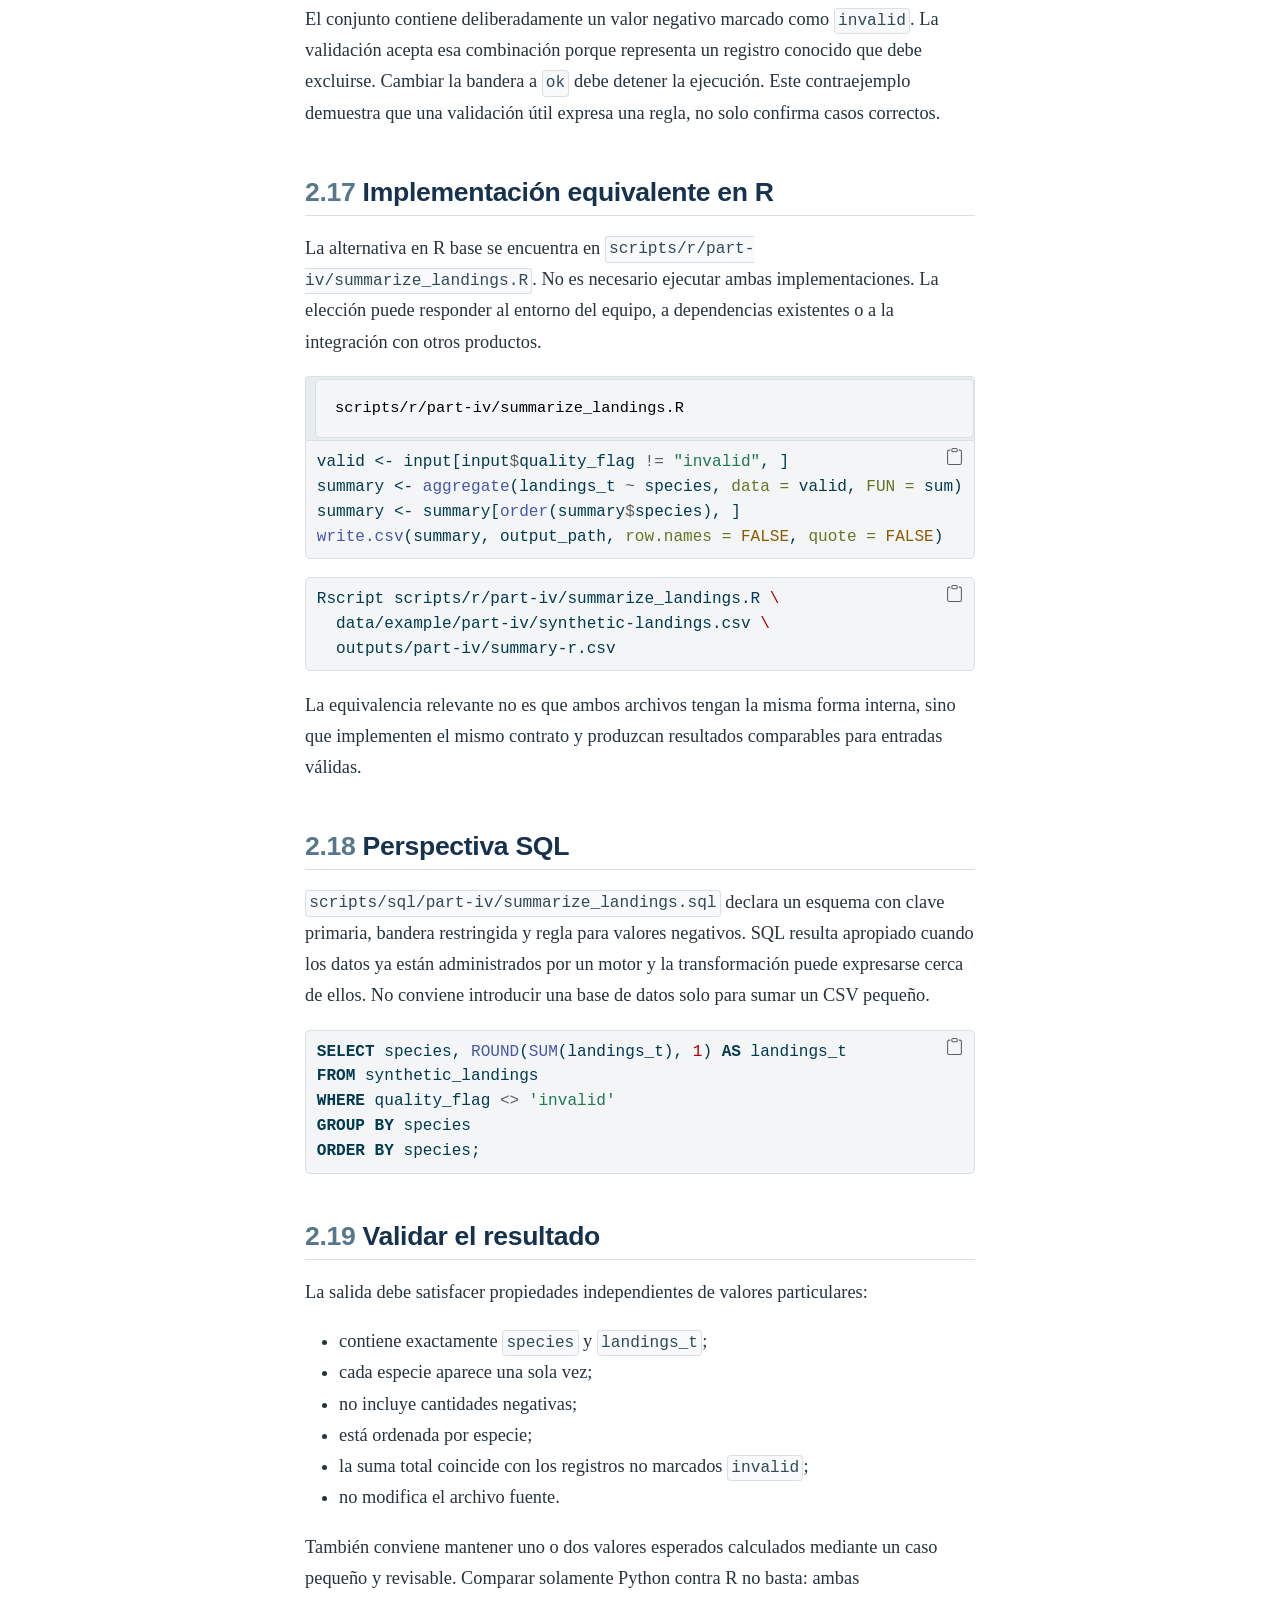
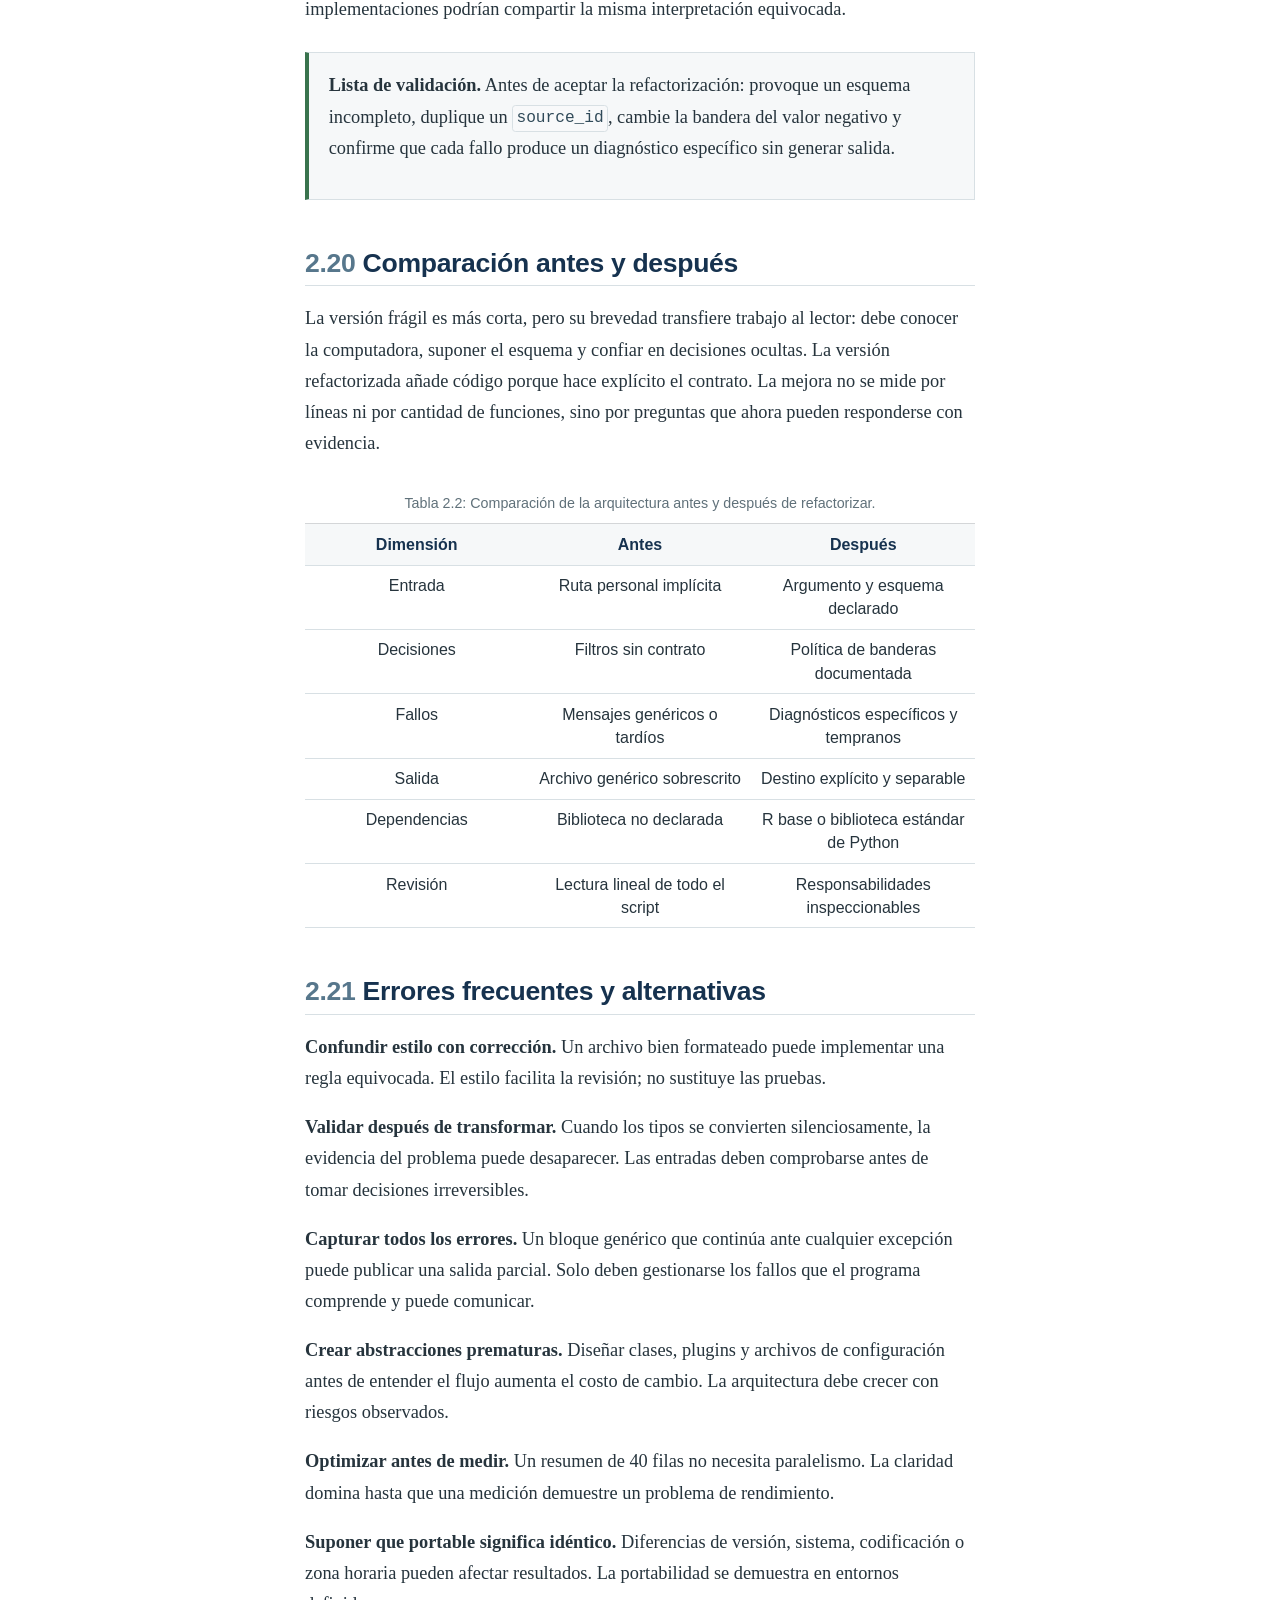
<file: docs/part-iv/22-code-principles.html>
<!DOCTYPE html>
<html xmlns="http://www.w3.org/1999/xhtml" lang="es" xml:lang="es"><head>

<meta charset="utf-8">
<meta name="generator" content="quarto-1.7.32">

<meta name="viewport" content="width=device-width, initial-scale=1.0, user-scalable=yes">

<meta name="description" content="Principios para producir código comprensible, verificable, portable y científicamente defendible.">

<title>2&nbsp; Principios de código científico – Ecosistema digital para la ciencia pesquera y la ecología cuantitativa</title>
<style>
code{white-space: pre-wrap;}
span.smallcaps{font-variant: small-caps;}
div.columns{display: flex; gap: min(4vw, 1.5em);}
div.column{flex: auto; overflow-x: auto;}
div.hanging-indent{margin-left: 1.5em; text-indent: -1.5em;}
ul.task-list{list-style: none;}
ul.task-list li input[type="checkbox"] {
  width: 0.8em;
  margin: 0 0.8em 0.2em -1em; /* quarto-specific, see https://github.com/quarto-dev/quarto-cli/issues/4556 */ 
  vertical-align: middle;
}
/* CSS for syntax highlighting */
html { -webkit-text-size-adjust: 100%; }
pre > code.sourceCode { white-space: pre; position: relative; }
pre > code.sourceCode > span { display: inline-block; line-height: 1.25; }
pre > code.sourceCode > span:empty { height: 1.2em; }
.sourceCode { overflow: visible; }
code.sourceCode > span { color: inherit; text-decoration: inherit; }
div.sourceCode { margin: 1em 0; }
pre.sourceCode { margin: 0; }
@media screen {
div.sourceCode { overflow: auto; }
}
@media print {
pre > code.sourceCode { white-space: pre-wrap; }
pre > code.sourceCode > span { text-indent: -5em; padding-left: 5em; }
}
pre.numberSource code
  { counter-reset: source-line 0; }
pre.numberSource code > span
  { position: relative; left: -4em; counter-increment: source-line; }
pre.numberSource code > span > a:first-child::before
  { content: counter(source-line);
    position: relative; left: -1em; text-align: right; vertical-align: baseline;
    border: none; display: inline-block;
    -webkit-touch-callout: none; -webkit-user-select: none;
    -khtml-user-select: none; -moz-user-select: none;
    -ms-user-select: none; user-select: none;
    padding: 0 4px; width: 4em;
  }
pre.numberSource { margin-left: 3em;  padding-left: 4px; }
div.sourceCode
  {   }
@media screen {
pre > code.sourceCode > span > a:first-child::before { text-decoration: underline; }
}
/* CSS for citations */
div.csl-bib-body { }
div.csl-entry {
  clear: both;
}
.hanging-indent div.csl-entry {
  margin-left:2em;
  text-indent:-2em;
}
div.csl-left-margin {
  min-width:2em;
  float:left;
}
div.csl-right-inline {
  margin-left:2em;
  padding-left:1em;
}
div.csl-indent {
  margin-left: 2em;
}</style>


<script src="../site_libs/quarto-nav/quarto-nav.js"></script>
<script src="../site_libs/quarto-nav/headroom.min.js"></script>
<script src="../site_libs/clipboard/clipboard.min.js"></script>
<script src="../site_libs/quarto-search/autocomplete.umd.js"></script>
<script src="../site_libs/quarto-search/fuse.min.js"></script>
<script src="../site_libs/quarto-search/quarto-search.js"></script>
<meta name="quarto:offset" content="../">
<link href="../references.html" rel="next">
<link href="../part-iv/index.html" rel="prev">
<script src="../site_libs/quarto-html/quarto.js" type="module"></script>
<script src="../site_libs/quarto-html/tabsets/tabsets.js" type="module"></script>
<script src="../site_libs/quarto-html/popper.min.js"></script>
<script src="../site_libs/quarto-html/tippy.umd.min.js"></script>
<script src="../site_libs/quarto-html/anchor.min.js"></script>
<link href="../site_libs/quarto-html/tippy.css" rel="stylesheet">
<link href="../site_libs/quarto-html/quarto-syntax-highlighting-7bdfc6fd1cc75327436dce34fbe9533d.css" rel="stylesheet" id="quarto-text-highlighting-styles">
<script src="../site_libs/bootstrap/bootstrap.min.js"></script>
<link href="../site_libs/bootstrap/bootstrap-icons.css" rel="stylesheet">
<link href="../site_libs/bootstrap/bootstrap-d03d477578135a263d6508707e135090.min.css" rel="stylesheet" append-hash="true" id="quarto-bootstrap" data-mode="light">
<script id="quarto-search-options" type="application/json">{
  "location": "sidebar",
  "copy-button": false,
  "collapse-after": 3,
  "panel-placement": "start",
  "type": "textbox",
  "limit": 50,
  "keyboard-shortcut": [
    "f",
    "/",
    "s"
  ],
  "show-item-context": false,
  "language": {
    "search-no-results-text": "Sin resultados",
    "search-matching-documents-text": "documentos encontrados",
    "search-copy-link-title": "Copiar el enlace en la búsqueda",
    "search-hide-matches-text": "Ocultar resultados adicionales",
    "search-more-match-text": "resultado adicional en este documento",
    "search-more-matches-text": "resultados adicionales en este documento",
    "search-clear-button-title": "Borrar",
    "search-text-placeholder": "",
    "search-detached-cancel-button-title": "Cancelar",
    "search-submit-button-title": "Enviar",
    "search-label": "Buscar"
  }
}</script>
<style>html{ scroll-behavior: smooth; }</style>
<script src="../site_libs/quarto-diagram/mermaid.min.js"></script>
<script src="../site_libs/quarto-diagram/mermaid-init.js"></script>
<link href="../site_libs/quarto-diagram/mermaid.css" rel="stylesheet">


<meta property="og:title" content="2&nbsp; Principios de código científico – Ecosistema digital para la ciencia pesquera y la ecología cuantitativa">
<meta property="og:description" content="Libro abierto sobre herramientas e infraestructura digital reproducible para ciencia pesquera y ecología cuantitativa.">
<meta property="og:site_name" content="Ecosistema digital para la ciencia pesquera y la ecología cuantitativa">
</head>

<body class="nav-sidebar floating quarto-light">

<div id="quarto-search-results"></div>
  <header id="quarto-header" class="headroom fixed-top">
  <nav class="quarto-secondary-nav">
    <div class="container-fluid d-flex">
      <button type="button" class="quarto-btn-toggle btn" data-bs-toggle="collapse" role="button" data-bs-target=".quarto-sidebar-collapse-item" aria-controls="quarto-sidebar" aria-expanded="false" aria-label="Alternar barra lateral" onclick="if (window.quartoToggleHeadroom) { window.quartoToggleHeadroom(); }">
        <i class="bi bi-layout-text-sidebar-reverse"></i>
      </button>
        <nav class="quarto-page-breadcrumbs" aria-label="breadcrumb"><ol class="breadcrumb"><li class="breadcrumb-item"><a href="../part-iv/index.html">Código, versiones y reproducibilidad</a></li><li class="breadcrumb-item"><a href="../part-iv/22-code-principles.html"><span class="chapter-number">2</span>&nbsp; <span class="chapter-title">Principios de código científico</span></a></li></ol></nav>
        <a class="flex-grow-1" role="navigation" data-bs-toggle="collapse" data-bs-target=".quarto-sidebar-collapse-item" aria-controls="quarto-sidebar" aria-expanded="false" aria-label="Alternar barra lateral" onclick="if (window.quartoToggleHeadroom) { window.quartoToggleHeadroom(); }">      
        </a>
      <button type="button" class="btn quarto-search-button" aria-label="Buscar" onclick="window.quartoOpenSearch();">
        <i class="bi bi-search"></i>
      </button>
    </div>
  </nav>
</header>
<!-- content -->
<div id="quarto-content" class="quarto-container page-columns page-rows-contents page-layout-article">
<!-- sidebar -->
  <nav id="quarto-sidebar" class="sidebar collapse collapse-horizontal quarto-sidebar-collapse-item sidebar-navigation floating overflow-auto">
    <div class="pt-lg-2 mt-2 text-left sidebar-header">
    <div class="sidebar-title mb-0 py-0">
      <a href="../">Ecosistema digital para la ciencia pesquera y la ecología cuantitativa</a> 
        <div class="sidebar-tools-main">
    <a href="https://github.com/qselmer/QuantFish-LabCore" title="Ejecutar el código" class="quarto-navigation-tool px-1" aria-label="Ejecutar el código"><i class="bi bi-github"></i></a>
  <a href="" class="quarto-reader-toggle quarto-navigation-tool px-1" onclick="window.quartoToggleReader(); return false;" title="Alternar modo lector">
  <div class="quarto-reader-toggle-btn">
  <i class="bi"></i>
  </div>
</a>
</div>
    </div>
      </div>
        <div class="mt-2 flex-shrink-0 align-items-center">
        <div class="sidebar-search">
        <div id="quarto-search" class="" title="Buscar"></div>
        </div>
        </div>
    <div class="sidebar-menu-container"> 
    <ul class="list-unstyled mt-1">
        <li class="sidebar-item">
  <div class="sidebar-item-container"> 
  <a href="../index.html" class="sidebar-item-text sidebar-link">
 <span class="menu-text">Presentación</span></a>
  </div>
</li>
        <li class="sidebar-item">
  <div class="sidebar-item-container"> 
  <a href="../contents.html" class="sidebar-item-text sidebar-link">
 <span class="menu-text">Índice general</span></a>
  </div>
</li>
        <li class="sidebar-item sidebar-item-section">
      <div class="sidebar-item-container"> 
            <a class="sidebar-item-text sidebar-link text-start" data-bs-toggle="collapse" data-bs-target="#quarto-sidebar-section-1" role="navigation" aria-expanded="true">
 <span class="menu-text">Fundamentos del ecosistema digital científico</span></a>
          <a class="sidebar-item-toggle text-start" data-bs-toggle="collapse" data-bs-target="#quarto-sidebar-section-1" role="navigation" aria-expanded="true" aria-label="Alternar sección">
            <i class="bi bi-chevron-right ms-2"></i>
          </a> 
      </div>
      <ul id="quarto-sidebar-section-1" class="collapse list-unstyled sidebar-section depth1 show">  
          <li class="sidebar-item">
  <div class="sidebar-item-container"> 
  <a href="../ccpe/000-alcance-arquitectura.html" class="sidebar-item-text sidebar-link">
 <span class="menu-text"><span class="chapter-number">1</span>&nbsp; <span class="chapter-title">Alcance, arquitectura y sistema de aprendizaje</span></span></a>
  </div>
</li>
      </ul>
  </li>
        <li class="sidebar-item sidebar-item-section">
      <div class="sidebar-item-container"> 
            <a href="../part-iv/index.html" class="sidebar-item-text sidebar-link">
 <span class="menu-text">Código, versiones y reproducibilidad</span></a>
          <a class="sidebar-item-toggle text-start" data-bs-toggle="collapse" data-bs-target="#quarto-sidebar-section-2" role="navigation" aria-expanded="true" aria-label="Alternar sección">
            <i class="bi bi-chevron-right ms-2"></i>
          </a> 
      </div>
      <ul id="quarto-sidebar-section-2" class="collapse list-unstyled sidebar-section depth1 show">  
          <li class="sidebar-item">
  <div class="sidebar-item-container"> 
  <a href="../part-iv/22-code-principles.html" class="sidebar-item-text sidebar-link active">
 <span class="menu-text"><span class="chapter-number">2</span>&nbsp; <span class="chapter-title">Principios de código científico</span></span></a>
  </div>
</li>
      </ul>
  </li>
        <li class="sidebar-item">
  <div class="sidebar-item-container"> 
  <a href="../references.html" class="sidebar-item-text sidebar-link">
 <span class="menu-text">Referencias</span></a>
  </div>
</li>
    </ul>
    </div>
</nav>
<div id="quarto-sidebar-glass" class="quarto-sidebar-collapse-item" data-bs-toggle="collapse" data-bs-target=".quarto-sidebar-collapse-item"></div>
<!-- margin-sidebar -->
    <div id="quarto-margin-sidebar" class="sidebar margin-sidebar">
        <nav id="TOC" role="doc-toc" class="toc-active">
    <h2 id="toc-title">Tabla de contenidos</h2>
   
  <ul>
  <li><a href="#importancia-científica" id="toc-importancia-científica" class="nav-link active" data-scroll-target="#importancia-científica"><span class="header-section-number">2.1</span> Importancia científica</a></li>
  <li><a href="#objetivos-y-prerrequisitos" id="toc-objetivos-y-prerrequisitos" class="nav-link" data-scroll-target="#objetivos-y-prerrequisitos"><span class="header-section-number">2.2</span> Objetivos y prerrequisitos</a></li>
  <li><a href="#problema-motivador" id="toc-problema-motivador" class="nav-link" data-scroll-target="#problema-motivador"><span class="header-section-number">2.3</span> Problema motivador</a></li>
  <li><a href="#de-código-que-funciona-a-código-defendible" id="toc-de-código-que-funciona-a-código-defendible" class="nav-link" data-scroll-target="#de-código-que-funciona-a-código-defendible"><span class="header-section-number">2.4</span> De código que funciona a código defendible</a>
  <ul class="collapse">
  <li><a href="#ejecución-corrección-y-confianza" id="toc-ejecución-corrección-y-confianza" class="nav-link" data-scroll-target="#ejecución-corrección-y-confianza">Ejecución, corrección y confianza</a></li>
  <li><a href="#propiedades-fundamentales" id="toc-propiedades-fundamentales" class="nav-link" data-scroll-target="#propiedades-fundamentales">Propiedades fundamentales</a></li>
  </ul></li>
  <li><a href="#anatomía-de-un-script-científico-defendible" id="toc-anatomía-de-un-script-científico-defendible" class="nav-link" data-scroll-target="#anatomía-de-un-script-científico-defendible"><span class="header-section-number">2.5</span> Anatomía de un script científico defendible</a></li>
  <li><a href="#separar-datos-código-configuración-y-resultados" id="toc-separar-datos-código-configuración-y-resultados" class="nav-link" data-scroll-target="#separar-datos-código-configuración-y-resultados"><span class="header-section-number">2.6</span> Separar datos, código, configuración y resultados</a></li>
  <li><a href="#nombres-orden-y-estructura" id="toc-nombres-orden-y-estructura" class="nav-link" data-scroll-target="#nombres-orden-y-estructura"><span class="header-section-number">2.7</span> Nombres, orden y estructura</a></li>
  <li><a href="#funciones-y-modularidad-proporcional" id="toc-funciones-y-modularidad-proporcional" class="nav-link" data-scroll-target="#funciones-y-modularidad-proporcional"><span class="header-section-number">2.8</span> Funciones y modularidad proporcional</a></li>
  <li><a href="#configuración-y-valores-escritos-directamente" id="toc-configuración-y-valores-escritos-directamente" class="nav-link" data-scroll-target="#configuración-y-valores-escritos-directamente"><span class="header-section-number">2.9</span> Configuración y valores escritos directamente</a></li>
  <li><a href="#validación-de-entradas-y-manejo-de-errores" id="toc-validación-de-entradas-y-manejo-de-errores" class="nav-link" data-scroll-target="#validación-de-entradas-y-manejo-de-errores"><span class="header-section-number">2.10</span> Validación de entradas y manejo de errores</a></li>
  <li><a href="#mensajes-registros-y-evidencia" id="toc-mensajes-registros-y-evidencia" class="nav-link" data-scroll-target="#mensajes-registros-y-evidencia"><span class="header-section-number">2.11</span> Mensajes, registros y evidencia</a></li>
  <li><a href="#determinismo-y-semillas" id="toc-determinismo-y-semillas" class="nav-link" data-scroll-target="#determinismo-y-semillas"><span class="header-section-number">2.12</span> Determinismo y semillas</a></li>
  <li><a href="#eliminar-pasos-manuales-ocultos" id="toc-eliminar-pasos-manuales-ocultos" class="nav-link" data-scroll-target="#eliminar-pasos-manuales-ocultos"><span class="header-section-number">2.13</span> Eliminar pasos manuales ocultos</a></li>
  <li><a href="#diagnóstico-de-un-script-frágil" id="toc-diagnóstico-de-un-script-frágil" class="nav-link" data-scroll-target="#diagnóstico-de-un-script-frágil"><span class="header-section-number">2.14</span> Diagnóstico de un script frágil</a></li>
  <li><a href="#arquitectura-refactorizada" id="toc-arquitectura-refactorizada" class="nav-link" data-scroll-target="#arquitectura-refactorizada"><span class="header-section-number">2.15</span> Arquitectura refactorizada</a></li>
  <li><a href="#implementación-en-python" id="toc-implementación-en-python" class="nav-link" data-scroll-target="#implementación-en-python"><span class="header-section-number">2.16</span> Implementación en Python</a></li>
  <li><a href="#implementación-equivalente-en-r" id="toc-implementación-equivalente-en-r" class="nav-link" data-scroll-target="#implementación-equivalente-en-r"><span class="header-section-number">2.17</span> Implementación equivalente en R</a></li>
  <li><a href="#perspectiva-sql" id="toc-perspectiva-sql" class="nav-link" data-scroll-target="#perspectiva-sql"><span class="header-section-number">2.18</span> Perspectiva SQL</a></li>
  <li><a href="#validar-el-resultado" id="toc-validar-el-resultado" class="nav-link" data-scroll-target="#validar-el-resultado"><span class="header-section-number">2.19</span> Validar el resultado</a></li>
  <li><a href="#comparación-antes-y-después" id="toc-comparación-antes-y-después" class="nav-link" data-scroll-target="#comparación-antes-y-después"><span class="header-section-number">2.20</span> Comparación antes y después</a></li>
  <li><a href="#errores-frecuentes-y-alternativas" id="toc-errores-frecuentes-y-alternativas" class="nav-link" data-scroll-target="#errores-frecuentes-y-alternativas"><span class="header-section-number">2.21</span> Errores frecuentes y alternativas</a></li>
  <li><a href="#decidir-cuándo-detener-la-refactorización" id="toc-decidir-cuándo-detener-la-refactorización" class="nav-link" data-scroll-target="#decidir-cuándo-detener-la-refactorización"><span class="header-section-number">2.22</span> Decidir cuándo detener la refactorización</a></li>
  <li><a href="#ejercicios-críticos" id="toc-ejercicios-críticos" class="nav-link" data-scroll-target="#ejercicios-críticos"><span class="header-section-number">2.23</span> Ejercicios críticos</a></li>
  <li><a href="#proyecto-pequeño-refactorizar-el-flujo-sintético" id="toc-proyecto-pequeño-refactorizar-el-flujo-sintético" class="nav-link" data-scroll-target="#proyecto-pequeño-refactorizar-el-flujo-sintético"><span class="header-section-number">2.24</span> Proyecto pequeño: refactorizar el flujo sintético</a></li>
  <li><a href="#rúbrica-y-autoevaluación" id="toc-rúbrica-y-autoevaluación" class="nav-link" data-scroll-target="#rúbrica-y-autoevaluación"><span class="header-section-number">2.25</span> Rúbrica y autoevaluación</a></li>
  <li><a href="#tarea-y-criterio-para-avanzar" id="toc-tarea-y-criterio-para-avanzar" class="nav-link" data-scroll-target="#tarea-y-criterio-para-avanzar"><span class="header-section-number">2.26</span> Tarea y criterio para avanzar</a></li>
  <li><a href="#resumen" id="toc-resumen" class="nav-link" data-scroll-target="#resumen"><span class="header-section-number">2.27</span> Resumen</a></li>
  <li><a href="#glosario" id="toc-glosario" class="nav-link" data-scroll-target="#glosario"><span class="header-section-number">2.28</span> Glosario</a></li>
  <li><a href="#revisión-futura" id="toc-revisión-futura" class="nav-link" data-scroll-target="#revisión-futura"><span class="header-section-number">2.29</span> Revisión futura</a></li>
  <li><a href="#referencias" id="toc-referencias" class="nav-link" data-scroll-target="#referencias"><span class="header-section-number">2.30</span> Referencias</a></li>
  </ul>
<div class="toc-actions"><ul><li><a href="https://github.com/qselmer/QuantFish-LabCore/blob/main/part-iv/22-code-principles.qmd" class="toc-action"><i class="bi bi-github"></i>Ver el código</a></li><li><a href="https://github.com/qselmer/QuantFish-LabCore/edit/main/part-iv/22-code-principles.qmd" class="toc-action"><i class="bi empty"></i>Editar esta página</a></li><li><a href="https://github.com/qselmer/QuantFish-LabCore/issues/new" class="toc-action"><i class="bi empty"></i>Informar de un problema</a></li></ul></div></nav>
    </div>
<!-- main -->
<main class="content" id="quarto-document-content">

<header id="title-block-header" class="quarto-title-block default"><nav class="quarto-page-breadcrumbs quarto-title-breadcrumbs d-none d-lg-block" aria-label="breadcrumb"><ol class="breadcrumb"><li class="breadcrumb-item"><a href="../part-iv/index.html">Código, versiones y reproducibilidad</a></li><li class="breadcrumb-item"><a href="../part-iv/22-code-principles.html"><span class="chapter-number">2</span>&nbsp; <span class="chapter-title">Principios de código científico</span></a></li></ol></nav>
<div class="quarto-title">
<h1 class="title"><span class="chapter-number">2</span>&nbsp; <span class="chapter-title">Principios de código científico</span></h1>
</div>



<div class="quarto-title-meta">

    
  
    
  </div>
  


</header>


<p class="chapter-code">
CCPE-022
</p>
<p><strong>Pregunta central:</strong> ¿Qué características hacen que un código sea comprensible, verificable y científicamente defendible?</p>
<p>El código interviene en decisiones científicas aunque permanezca invisible en el producto final. Selecciona registros, transforma unidades, excluye observaciones, resume categorías y determina qué valores llegan a una tabla o figura. Por ello, su calidad no es únicamente una preocupación técnica: afecta la posibilidad de examinar la cadena de razonamiento que sostiene un resultado.</p>
<p>Este capítulo utiliza un informe de desembarques completamente sintético. El objetivo no es inferir propiedades de una pesquería, sino estudiar cómo una transformación sencilla puede volverse comprensible, verificable y reconstruible.</p>
<section id="importancia-científica" class="level2" data-number="2.1">
<h2 data-number="2.1" class="anchored" data-anchor-id="importancia-científica"><span class="header-section-number">2.1</span> Importancia científica</h2>
<p>Un programa que termina sin errores demuestra solamente que el intérprete pudo ejecutar una secuencia de instrucciones bajo ciertas condiciones. No demuestra que se leyó el archivo correcto, que las unidades son las esperadas, que las exclusiones son justificables ni que la salida corresponde a la versión que se documentó. La corrección científica exige conectar la intención con una implementación y aportar evidencia para evaluar esa conexión.</p>
<p>Wilson y colaboradores proponen escribir programas para personas, automatizar tareas repetibles, trabajar mediante cambios incrementales, modularizar y planificar los errores mediante aserciones y pruebas <span class="citation" data-cites="wilson2014"><a href="../references.html#ref-wilson2014" role="doc-biblioref">1</a></span>. Estas prácticas no garantizan conclusiones correctas; reducen ambigüedades y hacen que los fallos sean más fáciles de detectar. Una guía posterior enfatiza medidas alcanzables para equipos con recursos limitados, entre ellas organizar datos, escribir análisis claros, registrar cambios y conservar productos reconstruibles <span class="citation" data-cites="wilson2017goodenough"><a href="../references.html#ref-wilson2017goodenough" role="doc-biblioref">2</a></span>.</p>
<div class="learning-check">
<p><strong>Comprobación.</strong> ¿Qué evidencia adicional, además de una ejecución sin errores, permitiría confiar en una tabla producida por un script?</p>
</div>
</section>
<section id="objetivos-y-prerrequisitos" class="level2" data-number="2.2">
<h2 data-number="2.2" class="anchored" data-anchor-id="objetivos-y-prerrequisitos"><span class="header-section-number">2.2</span> Objetivos y prerrequisitos</h2>
<p>Al finalizar el capítulo será posible:</p>
<ul>
<li>distinguir ejecución, corrección y defendibilidad científica;</li>
<li>reconocer prácticas frágiles y explicar su riesgo;</li>
<li>separar configuración, validación, transformación y exportación;</li>
<li>elegir entre un script lineal y una estructura modular;</li>
<li>refactorizar un flujo pequeño en R o Python;</li>
<li>definir evidencia verificable para entradas, decisiones y salidas.</li>
</ul>
<p>Se presupone familiaridad básica con archivos de texto, tablas y ejecución de scripts. No se requiere teoría estadística ni dominio simultáneo de R y Python.</p>
</section>
<section id="problema-motivador" class="level2" data-number="2.3">
<h2 data-number="2.3" class="anchored" data-anchor-id="problema-motivador"><span class="header-section-number">2.3</span> Problema motivador</h2>
<p>Un equipo recibe un archivo CSV y necesita totalizar desembarques sintéticos por especie. Una primera implementación produce una tabla plausible. El archivo se envía por correo y la figura se copia a un informe. Semanas después, nadie puede responder con seguridad:</p>
<ul>
<li>cuál de varias copias del CSV se utilizó;</li>
<li>por qué un registro negativo apareció en los datos;</li>
<li>si las filas marcadas como inválidas fueron excluidas;</li>
<li>dónde se definió la ruta de salida;</li>
<li>qué versión del script produjo la tabla publicada;</li>
<li>si una ejecución posterior sobrescribió la evidencia anterior.</li>
</ul>
<p>El problema no es que el lenguaje haya fallado. El problema es que la arquitectura del trabajo no permite inspeccionar las decisiones.</p>
</section>
<section id="de-código-que-funciona-a-código-defendible" class="level2" data-number="2.4">
<h2 data-number="2.4" class="anchored" data-anchor-id="de-código-que-funciona-a-código-defendible"><span class="header-section-number">2.4</span> De código que funciona a código defendible</h2>
<section id="ejecución-corrección-y-confianza" class="level3">
<h3 class="anchored" data-anchor-id="ejecución-corrección-y-confianza">Ejecución, corrección y confianza</h3>
<p>Conviene separar tres afirmaciones:</p>
<ol type="1">
<li><strong>El código se ejecuta:</strong> el intérprete completa las instrucciones.</li>
<li><strong>El código implementa lo esperado:</strong> las transformaciones corresponden a una especificación.</li>
<li><strong>El resultado es científicamente defendible:</strong> existen datos, metadatos, decisiones, versiones y validaciones suficientes para examinar cómo se obtuvo.</li>
</ol>
<p>La primera afirmación es operacional. La segunda requiere pruebas contra expectativas. La tercera añade procedencia, interpretación y comunicación. Un resultado puede cumplir la primera y fallar las otras dos.</p>
<div class="learning-check">
<p><strong>Comprobación.</strong> Proponga un caso en el que un script termine correctamente, pero lea el archivo equivocado.</p>
</div>
</section>
<section id="propiedades-fundamentales" class="level3">
<h3 class="anchored" data-anchor-id="propiedades-fundamentales">Propiedades fundamentales</h3>
<p><strong>Legibilidad.</strong> Otra persona puede seguir la intención sin reconstruir mentalmente demasiados detalles. Los nombres, el orden y la estructura revelan el propósito.</p>
<p><strong>Corrección.</strong> El programa satisface una especificación observable para los casos considerados. La corrección se apoya en ejemplos conocidos, aserciones y pruebas; no se deduce del estilo.</p>
<p><strong>Explicitud.</strong> Rutas, parámetros, unidades, filtros y supuestos importantes aparecen declarados. Una decisión crítica no queda escondida en una celda, un clic o un número sin nombre.</p>
<p><strong>Modularidad.</strong> Las responsabilidades pueden examinarse por separado. Leer, validar, transformar y exportar no forman necesariamente una sola función extensa.</p>
<p><strong>Trazabilidad.</strong> Es posible relacionar una salida con entradas, configuración y versión del código.</p>
<p><strong>Determinismo.</strong> Bajo las mismas entradas y condiciones declaradas, el flujo produce el mismo resultado. Cuando existe aleatoriedad, se documenta y controla la semilla.</p>
<p><strong>Portabilidad.</strong> El proyecto puede trasladarse sin editar rutas ligadas a una computadora. Esto no significa que todo funcione en cualquier sistema sin preparación, sino que sus requisitos y variaciones están declarados.</p>
<div class="definition">
<p><strong>Código científico defendible</strong> es aquel cuya intención, entradas, transformaciones, decisiones y salidas pueden ser examinadas mediante evidencia suficiente, y cuyos límites se comunican de manera explícita.</p>
</div>
</section>
</section>
<section id="anatomía-de-un-script-científico-defendible" class="level2" data-number="2.5">
<h2 data-number="2.5" class="anchored" data-anchor-id="anatomía-de-un-script-científico-defendible"><span class="header-section-number">2.5</span> Anatomía de un script científico defendible</h2>
<div class="cell" data-layout-align="default">
<div class="sourceCode cell-code" id="cb1"><pre class="sourceCode default code-with-copy"><code class="sourceCode default"><span id="cb1-1"><a href="#cb1-1" aria-hidden="true" tabindex="-1"></a>flowchart LR</span>
<span id="cb1-2"><a href="#cb1-2" aria-hidden="true" tabindex="-1"></a>  A[Configuración] --&gt; B[Validación de entradas]</span>
<span id="cb1-3"><a href="#cb1-3" aria-hidden="true" tabindex="-1"></a>  B --&gt; C[Transformación]</span>
<span id="cb1-4"><a href="#cb1-4" aria-hidden="true" tabindex="-1"></a>  C --&gt; D[Validación de resultados]</span>
<span id="cb1-5"><a href="#cb1-5" aria-hidden="true" tabindex="-1"></a>  D --&gt; E[Exportación]</span>
<span id="cb1-6"><a href="#cb1-6" aria-hidden="true" tabindex="-1"></a>  E --&gt; F[Registro]</span>
<span id="cb1-7"><a href="#cb1-7" aria-hidden="true" tabindex="-1"></a>  B -. falla temprana .-&gt; X[Mensaje accionable]</span>
<span id="cb1-8"><a href="#cb1-8" aria-hidden="true" tabindex="-1"></a>  D -. inconsistencia .-&gt; X</span></code><button title="Copiar al portapapeles" class="code-copy-button"><i class="bi"></i></button></pre></div>
<div class="cell-output-display">
<div id="fig-defensible-script" class="quarto-float quarto-figure quarto-figure-center anchored">
<figure class="quarto-float quarto-float-fig figure">
<div aria-describedby="fig-defensible-script-caption-0ceaefa1-69ba-4598-a22c-09a6ac19f8ca">
<div>
<pre class="mermaid mermaid-js" data-label="fig-defensible-script">flowchart LR
  A[Configuración] --&gt; B[Validación de entradas]
  B --&gt; C[Transformación]
  C --&gt; D[Validación de resultados]
  D --&gt; E[Exportación]
  E --&gt; F[Registro]
  B -. falla temprana .-&gt; X[Mensaje accionable]
  D -. inconsistencia .-&gt; X
</pre>
</div>
</div>
<figcaption class="quarto-float-caption-bottom quarto-float-caption quarto-float-fig" id="fig-defensible-script-caption-0ceaefa1-69ba-4598-a22c-09a6ac19f8ca">
Figura&nbsp;2.1: Anatomía de un script científico defendible.
</figcaption>
</figure>
</div>
</div>
</div>
<p>La secuencia de la <a href="#fig-defensible-script" class="quarto-xref">Figura&nbsp;<span>2.1</span></a> convierte supuestos implícitos en puntos de inspección. La configuración identifica archivos y parámetros. La validación de entradas verifica esquema, tipos y restricciones. La transformación realiza el trabajo sustantivo. La validación de resultados comprueba propiedades esperadas. La exportación escribe un producto sin confundirlo con la fuente. El registro deja evidencia de qué ocurrió.</p>
<p>No todo script necesita una infraestructura de registros compleja. En un flujo pequeño puede bastar un mensaje con el número de filas, la ruta de salida y la fecha. La proporcionalidad es una propiedad de buen diseño.</p>
</section>
<section id="separar-datos-código-configuración-y-resultados" class="level2" data-number="2.6">
<h2 data-number="2.6" class="anchored" data-anchor-id="separar-datos-código-configuración-y-resultados"><span class="header-section-number">2.6</span> Separar datos, código, configuración y resultados</h2>
<p>Una organización defendible evita que el script modifique su fuente y distingue cuatro responsabilidades:</p>
<pre class="text"><code>data/example/part-iv/       # datos sintéticos y metadatos
scripts/python/part-iv/     # implementación Python
scripts/r/part-iv/          # implementación R
scripts/sql/part-iv/        # esquema y consulta SQL
outputs/part-iv/            # productos regenerables, no incluidos aquí</code></pre>
<p>Los datos describen observaciones o ejemplos; el código describe transformaciones; la configuración selecciona parámetros y ubicaciones; los resultados son productos regenerables. Mezclarlos dificulta saber qué debe preservarse y qué puede reconstruirse.</p>
<p>Las rutas relativas se interpretan desde un punto de referencia acordado, normalmente la raíz del proyecto. No son una solución mágica: una ruta relativa ambigua también falla si cada script supone un directorio distinto. La regla debe documentarse y los comandos deben ejecutarse desde un contexto predecible.</p>
<div class="learning-check">
<p><strong>Comprobación.</strong> ¿Qué archivos deberían considerarse fuentes autoritativas y cuáles deberían poder regenerarse?</p>
</div>
</section>
<section id="nombres-orden-y-estructura" class="level2" data-number="2.7">
<h2 data-number="2.7" class="anchored" data-anchor-id="nombres-orden-y-estructura"><span class="header-section-number">2.7</span> Nombres, orden y estructura</h2>
<p>Un nombre útil comunica la función en el dominio. <code>landings_t</code> informa más que <code>x</code>; <code>valid_landings</code> informa más que <code>data2</code>. Sin embargo, nombres excesivamente largos pueden ocultar la estructura. La meta no es describir toda la historia en cada identificador, sino mantener un vocabulario consistente.</p>
<p>Un script pequeño suele resultar más legible cuando sigue un orden estable:</p>
<ol type="1">
<li>descripción y condiciones de uso;</li>
<li>constantes o argumentos;</li>
<li>funciones;</li>
<li>lectura y validación;</li>
<li>transformación;</li>
<li>validación y exportación;</li>
<li>mensajes finales.</li>
</ol>
<p>Los comentarios deben explicar propósito, restricciones y decisiones. Un comentario como <code># sumar valores</code> repite una instrucción evidente; uno como <code># excluir registros invalid, conservar review para inspección</code> documenta una decisión que el código no explica por sí solo.</p>
</section>
<section id="funciones-y-modularidad-proporcional" class="level2" data-number="2.8">
<h2 data-number="2.8" class="anchored" data-anchor-id="funciones-y-modularidad-proporcional"><span class="header-section-number">2.8</span> Funciones y modularidad proporcional</h2>
<p>Una función mejora el análisis cuando encapsula una responsabilidad con entradas, salida y condiciones claras. También permite probar una transformación sin ejecutar todo el flujo. No conviene crear una función para cada línea ni ocultar una secuencia simple detrás de numerosas capas.</p>
<p>Un criterio práctico para extraer una función es preguntar:</p>
<ul>
<li>¿esta operación tiene un nombre significativo?</li>
<li>¿se repite o se probará por separado?</li>
<li>¿pueden describirse claramente sus entradas y salida?</li>
<li>¿reduce la carga mental del flujo principal?</li>
</ul>
<p>Si la respuesta es negativa, dividir puede aumentar la navegación sin aportar comprensión. Modularidad no significa fragmentación.</p>
<div class="design-decision">
<p><strong>Decisión de diseño.</strong> Un script lineal es suficiente cuando el flujo es corto, tiene una sola ejecución prevista y sus pasos permanecen claros. Debe dividirse cuando las responsabilidades se mezclan, las pruebas requieren aislamiento o una parte se reutiliza. Convertirlo en paquete o aplicación solo se justifica por necesidades reales de distribución, estabilidad o interfaz.</p>
</div>
</section>
<section id="configuración-y-valores-escritos-directamente" class="level2" data-number="2.9">
<h2 data-number="2.9" class="anchored" data-anchor-id="configuración-y-valores-escritos-directamente"><span class="header-section-number">2.9</span> Configuración y valores escritos directamente</h2>
<p>Un valor escrito directamente en una expresión no siempre es un problema. <code>1000</code> puede ser una conversión transparente de kilogramos a toneladas si la unidad está documentada. Se vuelve frágil cuando representa una decisión que cambiará, carece de nombre o aparece repetida.</p>
<p>En lugar de dispersar filtros y umbrales, conviene declarar constantes o argumentos:</p>
<div class="sourceCode" id="cb3"><pre class="sourceCode python code-with-copy"><code class="sourceCode python"><span id="cb3-1"><a href="#cb3-1" aria-hidden="true" tabindex="-1"></a>VALID_FLAGS <span class="op">=</span> {<span class="st">"ok"</span>, <span class="st">"review"</span>, <span class="st">"invalid"</span>}</span>
<span id="cb3-2"><a href="#cb3-2" aria-hidden="true" tabindex="-1"></a>INCLUDE_FLAGS <span class="op">=</span> {<span class="st">"ok"</span>, <span class="st">"review"</span>}</span></code><button title="Copiar al portapapeles" class="code-copy-button"><i class="bi"></i></button></pre></div>
<p>La configuración debe permanecer pequeña y cercana al uso hasta que exista una razón para extraerla. Un archivo YAML para dos constantes puede ser sobreingeniería; un archivo de configuración resulta útil cuando varias ejecuciones comparten opciones o cuando personas no programadoras deben revisarlas.</p>
</section>
<section id="validación-de-entradas-y-manejo-de-errores" class="level2" data-number="2.10">
<h2 data-number="2.10" class="anchored" data-anchor-id="validación-de-entradas-y-manejo-de-errores"><span class="header-section-number">2.10</span> Validación de entradas y manejo de errores</h2>
<p>Validar significa transformar expectativas en comprobaciones ejecutables. Para el caso sintético se requieren siete columnas, identificadores únicos, fechas interpretables, cantidades numéricas y banderas conocidas. Además, un valor negativo solo puede aparecer marcado como inválido.</p>
<p>Una validación eficaz falla temprano y comunica una acción posible. <code>Error</code> aporta poca información. <code>Fila 40: valor negativo sin marca invalid</code> permite localizar la causa. Silenciar el problema o convertir automáticamente un valor dudoso puede producir una tabla aparentemente limpia a costa de ocultar incertidumbre.</p>
<p>No todos los casos deben detener el flujo. La marca <code>review</code> representa una observación que requiere inspección, pero que la especificación permite conservar. La decisión entre detener, advertir o continuar pertenece al dominio y debe documentarse.</p>
</section>
<section id="mensajes-registros-y-evidencia" class="level2" data-number="2.11">
<h2 data-number="2.11" class="anchored" data-anchor-id="mensajes-registros-y-evidencia"><span class="header-section-number">2.11</span> Mensajes, registros y evidencia</h2>
<p>Los mensajes deben responder preguntas operacionales:</p>
<ul>
<li>¿qué entrada se leyó?;</li>
<li>¿cuántos registros se procesaron?;</li>
<li>¿qué validaciones se ejecutaron?;</li>
<li>¿qué observaciones se excluyeron y por qué?;</li>
<li>¿dónde quedó la salida?;</li>
<li>¿con qué versión o parámetros se produjo?</li>
</ul>
<p>En un script pequeño, mensajes de consola y un archivo de salida versionado pueden bastar. En procesos recurrentes conviene un registro estructurado. Registrar cada detalle también es perjudicial: oculta los eventos relevantes y puede exponer información sensible.</p>
</section>
<section id="determinismo-y-semillas" class="level2" data-number="2.12">
<h2 data-number="2.12" class="anchored" data-anchor-id="determinismo-y-semillas"><span class="header-section-number">2.12</span> Determinismo y semillas</h2>
<p>El resumen por especie es determinista: no contiene muestreo ni optimización aleatoria. Agregar una semilla no mejoraría nada. Cuando un procedimiento sí usa aleatoriedad, la semilla permite repetir una secuencia bajo un generador y una versión determinados, pero no reemplaza la documentación del algoritmo ni garantiza identidad entre plataformas.</p>
<p>La regla es simple: controlar aleatoriedad cuando existe; no introducir semillas como ritual. También deben controlarse fuentes menos evidentes de variación, como orden no garantizado de registros, zona horaria, codificación o versiones de dependencias.</p>
</section>
<section id="eliminar-pasos-manuales-ocultos" class="level2" data-number="2.13">
<h2 data-number="2.13" class="anchored" data-anchor-id="eliminar-pasos-manuales-ocultos"><span class="header-section-number">2.13</span> Eliminar pasos manuales ocultos</h2>
<p>Abrir el CSV, borrar una fila, cambiar una coma y guardar una nueva copia produce una transformación sin registro ejecutable. La corrección puede ser razonable, pero queda separada de su justificación. Una alternativa es mantener la fuente intacta y expresar la regla en código o en una tabla de correcciones con autor, fecha y motivo.</p>
<p>No toda revisión humana debe automatizarse. Decidir si una observación es plausible puede requerir experiencia. Lo defendible es registrar la decisión y su evidencia, no fingir que el juicio humano desapareció.</p>
</section>
<section id="diagnóstico-de-un-script-frágil" class="level2" data-number="2.14">
<h2 data-number="2.14" class="anchored" data-anchor-id="diagnóstico-de-un-script-frágil"><span class="header-section-number">2.14</span> Diagnóstico de un script frágil</h2>
<p>La siguiente versión deliberadamente frágil ilustra problemas comunes. No debe ejecutarse.</p>
<div class="cell">
<div class="code-with-filename">
<div class="code-with-filename-file">
<pre><strong>fragile_landings.py</strong></pre>
</div>
<div class="sourceCode cell-code" id="cb4"><pre class="sourceCode python code-with-copy"><code class="sourceCode python"><span id="cb4-1"><a href="#cb4-1" aria-hidden="true" tabindex="-1"></a><span class="im">import</span> pandas <span class="im">as</span> pd</span>
<span id="cb4-2"><a href="#cb4-2" aria-hidden="true" tabindex="-1"></a></span>
<span id="cb4-3"><a href="#cb4-3" aria-hidden="true" tabindex="-1"></a>d <span class="op">=</span> pd.read_csv(<span class="st">"Desktop/desembarques.csv"</span>)</span>
<span id="cb4-4"><a href="#cb4-4" aria-hidden="true" tabindex="-1"></a>d <span class="op">=</span> d[d.quality_flag <span class="op">!=</span> <span class="st">"invalid"</span>]</span>
<span id="cb4-5"><a href="#cb4-5" aria-hidden="true" tabindex="-1"></a>d[<span class="st">"landings_t"</span>] <span class="op">=</span> d[<span class="st">"landings_t"</span>].fillna(<span class="dv">0</span>)</span>
<span id="cb4-6"><a href="#cb4-6" aria-hidden="true" tabindex="-1"></a>x <span class="op">=</span> d.groupby(<span class="st">"species"</span>)[<span class="st">"landings_t"</span>].<span class="bu">sum</span>()</span>
<span id="cb4-7"><a href="#cb4-7" aria-hidden="true" tabindex="-1"></a>x.to_csv(<span class="st">"Desktop/final.csv"</span>)</span>
<span id="cb4-8"><a href="#cb4-8" aria-hidden="true" tabindex="-1"></a><span class="bu">print</span>(<span class="st">"listo"</span>)</span></code><button title="Copiar al portapapeles" class="code-copy-button"><i class="bi"></i></button></pre></div>
</div>
</div>
<p>El script depende de una ruta personal, introduce una dependencia no declarada, no valida columnas ni tipos, convierte faltantes en cero sin justificarlo, usa nombres ambiguos, sobrescribe una salida genérica y solo informa <code>listo</code>. El resumen podría ser numéricamente correcto para una copia particular y seguir siendo imposible de defender.</p>
<div id="tbl-fragile-practices" class="quarto-float quarto-figure quarto-figure-center anchored">
<figure class="quarto-float quarto-float-tbl figure">
<figcaption class="quarto-float-caption-top quarto-float-caption quarto-float-tbl" id="tbl-fragile-practices-caption-0ceaefa1-69ba-4598-a22c-09a6ac19f8ca">
Tabla&nbsp;2.1: Prácticas frágiles, riesgos y evidencia de mejora.
</figcaption>
<div aria-describedby="tbl-fragile-practices-caption-0ceaefa1-69ba-4598-a22c-09a6ac19f8ca">
<table class="caption-top table">
<colgroup>
<col style="width: 25%">
<col style="width: 25%">
<col style="width: 25%">
<col style="width: 25%">
</colgroup>
<thead>
<tr class="header">
<th>Práctica frágil</th>
<th>Riesgo</th>
<th>Alternativa recomendada</th>
<th>Evidencia de mejora</th>
</tr>
</thead>
<tbody>
<tr class="odd">
<td>Ruta absoluta</td>
<td>Falla fuera de una computadora</td>
<td>Argumento o ruta relativa al proyecto</td>
<td>Ejecución desde otra ubicación</td>
</tr>
<tr class="even">
<td>Nombres ambiguos</td>
<td>Confunde intención y estados</td>
<td>Vocabulario del dominio</td>
<td>Revisión explica el flujo sin adivinar</td>
</tr>
<tr class="odd">
<td>Pasos manuales</td>
<td>Transformaciones invisibles</td>
<td>Regla ejecutable o registro de decisión</td>
<td>Fuente intacta e historial</td>
</tr>
<tr class="even">
<td>Valores incrustados</td>
<td>Decisión difícil de localizar</td>
<td>Constante o configuración proporcional</td>
<td>Parámetro identificado</td>
</tr>
<tr class="odd">
<td>Falta de validación</td>
<td>Error silencioso de esquema o tipo</td>
<td>Comprobaciones antes de transformar</td>
<td>Fallo temprano con caso inválido</td>
</tr>
<tr class="even">
<td>Resultados sobrescritos</td>
<td>Pérdida de evidencia</td>
<td>Salida separada y política de versiones</td>
<td>Producto asociado a una ejecución</td>
</tr>
<tr class="odd">
<td>Archivos sin metadatos</td>
<td>Significado incierto</td>
<td>Diccionario y versión del conjunto</td>
<td><code>metadata.yml</code> revisable</td>
</tr>
<tr class="even">
<td>Funciones extensas</td>
<td>Responsabilidades mezcladas</td>
<td>Funciones cohesionadas</td>
<td>Pruebas por responsabilidad</td>
</tr>
<tr class="odd">
<td>Comentarios literales</td>
<td>Ruido y desactualización</td>
<td>Documentar propósito y decisión</td>
<td>Comentario explica el porqué</td>
</tr>
</tbody>
</table>
</div>
</figure>
</div>
<div class="learning-check">
<p><strong>Comprobación.</strong> ¿Cuál de los problemas de la <a href="#tbl-fragile-practices" class="quarto-xref">Tabla&nbsp;<span>2.1</span></a> podría producir una salida plausible sin generar un error visible?</p>
</div>
</section>
<section id="arquitectura-refactorizada" class="level2" data-number="2.15">
<h2 data-number="2.15" class="anchored" data-anchor-id="arquitectura-refactorizada"><span class="header-section-number">2.15</span> Arquitectura refactorizada</h2>
<p>La mejora no comienza dividiendo el archivo al azar. Comienza formulando un contrato:</p>
<ul>
<li>entrada: CSV UTF-8 con siete columnas definidas;</li>
<li>restricciones: identificadores únicos, fechas ISO, valores numéricos y banderas conocidas;</li>
<li>decisión: excluir <code>invalid</code>, conservar <code>review</code>;</li>
<li>transformación: suma por especie;</li>
<li>salida: CSV ordenado con una cifra decimal;</li>
<li>fallo: mensaje no ambiguo y salida no generada.</li>
</ul>
<div class="cell" data-layout-align="default">
<div class="sourceCode cell-code" id="cb5"><pre class="sourceCode default code-with-copy"><code class="sourceCode default"><span id="cb5-1"><a href="#cb5-1" aria-hidden="true" tabindex="-1"></a>flowchart TD</span>
<span id="cb5-2"><a href="#cb5-2" aria-hidden="true" tabindex="-1"></a>  A[Leer encabezado] --&gt; B{¿Esquema exacto?}</span>
<span id="cb5-3"><a href="#cb5-3" aria-hidden="true" tabindex="-1"></a>  B -- no --&gt; X[Detener con diagnóstico]</span>
<span id="cb5-4"><a href="#cb5-4" aria-hidden="true" tabindex="-1"></a>  B -- sí --&gt; C[Comprobar tipos e identificadores]</span>
<span id="cb5-5"><a href="#cb5-5" aria-hidden="true" tabindex="-1"></a>  C --&gt; D{¿Restricciones válidas?}</span>
<span id="cb5-6"><a href="#cb5-6" aria-hidden="true" tabindex="-1"></a>  D -- no --&gt; X</span>
<span id="cb5-7"><a href="#cb5-7" aria-hidden="true" tabindex="-1"></a>  D -- sí --&gt; E[Excluir solo invalid]</span>
<span id="cb5-8"><a href="#cb5-8" aria-hidden="true" tabindex="-1"></a>  E --&gt; F[Resumir y ordenar]</span>
<span id="cb5-9"><a href="#cb5-9" aria-hidden="true" tabindex="-1"></a>  F --&gt; G[Validar salida]</span>
<span id="cb5-10"><a href="#cb5-10" aria-hidden="true" tabindex="-1"></a>  G --&gt; H[Exportar]</span></code><button title="Copiar al portapapeles" class="code-copy-button"><i class="bi"></i></button></pre></div>
<div class="cell-output-display">
<div id="fig-validation-flow" class="quarto-float quarto-figure quarto-figure-center anchored">
<figure class="quarto-float quarto-float-fig figure">
<div aria-describedby="fig-validation-flow-caption-0ceaefa1-69ba-4598-a22c-09a6ac19f8ca">
<div>
<pre class="mermaid mermaid-js" data-label="fig-validation-flow">flowchart TD
  A[Leer encabezado] --&gt; B{¿Esquema exacto?}
  B -- no --&gt; X[Detener con diagnóstico]
  B -- sí --&gt; C[Comprobar tipos e identificadores]
  C --&gt; D{¿Restricciones válidas?}
  D -- no --&gt; X
  D -- sí --&gt; E[Excluir solo invalid]
  E --&gt; F[Resumir y ordenar]
  F --&gt; G[Validar salida]
  G --&gt; H[Exportar]
</pre>
</div>
</div>
<figcaption class="quarto-float-caption-bottom quarto-float-caption quarto-float-fig" id="fig-validation-flow-caption-0ceaefa1-69ba-4598-a22c-09a6ac19f8ca">
Figura&nbsp;2.2: Esquema de validación del caso sintético.
</figcaption>
</figure>
</div>
</div>
</div>
<p>El diseño de la <a href="#fig-validation-flow" class="quarto-xref">Figura&nbsp;<span>2.2</span></a> separa el control de entradas de la transformación. Así, una prueba de esquema no necesita calcular el resumen, y una prueba de suma puede usar registros ya validados.</p>
</section>
<section id="implementación-en-python" class="level2" data-number="2.16">
<h2 data-number="2.16" class="anchored" data-anchor-id="implementación-en-python"><span class="header-section-number">2.16</span> Implementación en Python</h2>
<p>La implementación completa usa únicamente la biblioteca estándar y se encuentra en <code>scripts/python/part-iv/summarize_landings.py</code>. El flujo principal es breve porque delega responsabilidades con nombres explícitos:</p>
<div class="cell">
<div class="code-with-filename">
<div class="code-with-filename-file">
<pre><strong>scripts/python/part-iv/summarize_landings.py</strong></pre>
</div>
<div class="sourceCode cell-code" id="cb6"><pre class="sourceCode python code-with-copy"><code class="sourceCode python"><span id="cb6-1"><a href="#cb6-1" aria-hidden="true" tabindex="-1"></a>rows <span class="op">=</span> read_landings(args.<span class="bu">input</span>)</span>
<span id="cb6-2"><a href="#cb6-2" aria-hidden="true" tabindex="-1"></a>errors <span class="op">=</span> validate(rows)</span>
<span id="cb6-3"><a href="#cb6-3" aria-hidden="true" tabindex="-1"></a><span class="cf">if</span> errors:</span>
<span id="cb6-4"><a href="#cb6-4" aria-hidden="true" tabindex="-1"></a>    <span class="cf">raise</span> <span class="pp">SystemExit</span>(<span class="st">"Validación fallida:</span><span class="ch">\n</span><span class="st">- "</span> <span class="op">+</span> <span class="st">"</span><span class="ch">\n</span><span class="st">- "</span>.join(errors))</span>
<span id="cb6-5"><a href="#cb6-5" aria-hidden="true" tabindex="-1"></a>write_summary(summarize(rows), args.output)</span></code><button title="Copiar al portapapeles" class="code-copy-button"><i class="bi"></i></button></pre></div>
</div>
</div>
<p>Una invocación desde la raíz del proyecto sería:</p>
<div class="cell">
<div class="sourceCode cell-code" id="cb7"><pre class="sourceCode bash code-with-copy"><code class="sourceCode bash"><span id="cb7-1"><a href="#cb7-1" aria-hidden="true" tabindex="-1"></a><span class="ex">python</span> scripts/python/part-iv/summarize_landings.py <span class="dt">\</span></span>
<span id="cb7-2"><a href="#cb7-2" aria-hidden="true" tabindex="-1"></a>  data/example/part-iv/synthetic-landings.csv <span class="dt">\</span></span>
<span id="cb7-3"><a href="#cb7-3" aria-hidden="true" tabindex="-1"></a>  outputs/part-iv/summary-python.csv</span></code><button title="Copiar al portapapeles" class="code-copy-button"><i class="bi"></i></button></pre></div>
</div>
<p>El conjunto contiene deliberadamente un valor negativo marcado como <code>invalid</code>. La validación acepta esa combinación porque representa un registro conocido que debe excluirse. Cambiar la bandera a <code>ok</code> debe detener la ejecución. Este contraejemplo demuestra que una validación útil expresa una regla, no solo confirma casos correctos.</p>
</section>
<section id="implementación-equivalente-en-r" class="level2" data-number="2.17">
<h2 data-number="2.17" class="anchored" data-anchor-id="implementación-equivalente-en-r"><span class="header-section-number">2.17</span> Implementación equivalente en R</h2>
<p>La alternativa en R base se encuentra en <code>scripts/r/part-iv/summarize_landings.R</code>. No es necesario ejecutar ambas implementaciones. La elección puede responder al entorno del equipo, a dependencias existentes o a la integración con otros productos.</p>
<div class="cell">
<div class="code-with-filename">
<div class="code-with-filename-file">
<pre><strong>scripts/r/part-iv/summarize_landings.R</strong></pre>
</div>
<div class="sourceCode cell-code" id="cb8"><pre class="sourceCode r code-with-copy"><code class="sourceCode r"><span id="cb8-1"><a href="#cb8-1" aria-hidden="true" tabindex="-1"></a>valid <span class="ot">&lt;-</span> input[input<span class="sc">$</span>quality_flag <span class="sc">!=</span> <span class="st">"invalid"</span>, ]</span>
<span id="cb8-2"><a href="#cb8-2" aria-hidden="true" tabindex="-1"></a>summary <span class="ot">&lt;-</span> <span class="fu">aggregate</span>(landings_t <span class="sc">~</span> species, <span class="at">data =</span> valid, <span class="at">FUN =</span> sum)</span>
<span id="cb8-3"><a href="#cb8-3" aria-hidden="true" tabindex="-1"></a>summary <span class="ot">&lt;-</span> summary[<span class="fu">order</span>(summary<span class="sc">$</span>species), ]</span>
<span id="cb8-4"><a href="#cb8-4" aria-hidden="true" tabindex="-1"></a><span class="fu">write.csv</span>(summary, output_path, <span class="at">row.names =</span> <span class="cn">FALSE</span>, <span class="at">quote =</span> <span class="cn">FALSE</span>)</span></code><button title="Copiar al portapapeles" class="code-copy-button"><i class="bi"></i></button></pre></div>
</div>
</div>
<div class="cell">
<div class="sourceCode cell-code" id="cb9"><pre class="sourceCode bash code-with-copy"><code class="sourceCode bash"><span id="cb9-1"><a href="#cb9-1" aria-hidden="true" tabindex="-1"></a><span class="ex">Rscript</span> scripts/r/part-iv/summarize_landings.R <span class="dt">\</span></span>
<span id="cb9-2"><a href="#cb9-2" aria-hidden="true" tabindex="-1"></a>  data/example/part-iv/synthetic-landings.csv <span class="dt">\</span></span>
<span id="cb9-3"><a href="#cb9-3" aria-hidden="true" tabindex="-1"></a>  outputs/part-iv/summary-r.csv</span></code><button title="Copiar al portapapeles" class="code-copy-button"><i class="bi"></i></button></pre></div>
</div>
<p>La equivalencia relevante no es que ambos archivos tengan la misma forma interna, sino que implementen el mismo contrato y produzcan resultados comparables para entradas válidas.</p>
</section>
<section id="perspectiva-sql" class="level2" data-number="2.18">
<h2 data-number="2.18" class="anchored" data-anchor-id="perspectiva-sql"><span class="header-section-number">2.18</span> Perspectiva SQL</h2>
<p><code>scripts/sql/part-iv/summarize_landings.sql</code> declara un esquema con clave primaria, bandera restringida y regla para valores negativos. SQL resulta apropiado cuando los datos ya están administrados por un motor y la transformación puede expresarse cerca de ellos. No conviene introducir una base de datos solo para sumar un CSV pequeño.</p>
<div class="cell">
<div class="sourceCode cell-code" id="cb10"><pre class="sourceCode sql code-with-copy"><code class="sourceCode sql"><span id="cb10-1"><a href="#cb10-1" aria-hidden="true" tabindex="-1"></a><span class="kw">SELECT</span> species, <span class="fu">ROUND</span>(<span class="fu">SUM</span>(landings_t), <span class="dv">1</span>) <span class="kw">AS</span> landings_t</span>
<span id="cb10-2"><a href="#cb10-2" aria-hidden="true" tabindex="-1"></a><span class="kw">FROM</span> synthetic_landings</span>
<span id="cb10-3"><a href="#cb10-3" aria-hidden="true" tabindex="-1"></a><span class="kw">WHERE</span> quality_flag <span class="op">&lt;&gt;</span> <span class="st">'invalid'</span></span>
<span id="cb10-4"><a href="#cb10-4" aria-hidden="true" tabindex="-1"></a><span class="kw">GROUP</span> <span class="kw">BY</span> species</span>
<span id="cb10-5"><a href="#cb10-5" aria-hidden="true" tabindex="-1"></a><span class="kw">ORDER</span> <span class="kw">BY</span> species;</span></code><button title="Copiar al portapapeles" class="code-copy-button"><i class="bi"></i></button></pre></div>
</div>
</section>
<section id="validar-el-resultado" class="level2" data-number="2.19">
<h2 data-number="2.19" class="anchored" data-anchor-id="validar-el-resultado"><span class="header-section-number">2.19</span> Validar el resultado</h2>
<p>La salida debe satisfacer propiedades independientes de valores particulares:</p>
<ul>
<li>contiene exactamente <code>species</code> y <code>landings_t</code>;</li>
<li>cada especie aparece una sola vez;</li>
<li>no incluye cantidades negativas;</li>
<li>está ordenada por especie;</li>
<li>la suma total coincide con los registros no marcados <code>invalid</code>;</li>
<li>no modifica el archivo fuente.</li>
</ul>
<p>También conviene mantener uno o dos valores esperados calculados mediante un caso pequeño y revisable. Comparar solamente Python contra R no basta: ambas implementaciones podrían compartir la misma interpretación equivocada.</p>
<div class="validation-checklist">
<p><strong>Lista de validación.</strong> Antes de aceptar la refactorización: provoque un esquema incompleto, duplique un <code>source_id</code>, cambie la bandera del valor negativo y confirme que cada fallo produce un diagnóstico específico sin generar salida.</p>
</div>
</section>
<section id="comparación-antes-y-después" class="level2" data-number="2.20">
<h2 data-number="2.20" class="anchored" data-anchor-id="comparación-antes-y-después"><span class="header-section-number">2.20</span> Comparación antes y después</h2>
<p>La versión frágil es más corta, pero su brevedad transfiere trabajo al lector: debe conocer la computadora, suponer el esquema y confiar en decisiones ocultas. La versión refactorizada añade código porque hace explícito el contrato. La mejora no se mide por líneas ni por cantidad de funciones, sino por preguntas que ahora pueden responderse con evidencia.</p>
<div id="tbl-before-after" class="quarto-float quarto-figure quarto-figure-center anchored">
<figure class="quarto-float quarto-float-tbl figure">
<figcaption class="quarto-float-caption-top quarto-float-caption quarto-float-tbl" id="tbl-before-after-caption-0ceaefa1-69ba-4598-a22c-09a6ac19f8ca">
Tabla&nbsp;2.2: Comparación de la arquitectura antes y después de refactorizar.
</figcaption>
<div aria-describedby="tbl-before-after-caption-0ceaefa1-69ba-4598-a22c-09a6ac19f8ca">
<table class="caption-top table">
<colgroup>
<col style="width: 33%">
<col style="width: 33%">
<col style="width: 33%">
</colgroup>
<thead>
<tr class="header">
<th>Dimensión</th>
<th>Antes</th>
<th>Después</th>
</tr>
</thead>
<tbody>
<tr class="odd">
<td>Entrada</td>
<td>Ruta personal implícita</td>
<td>Argumento y esquema declarado</td>
</tr>
<tr class="even">
<td>Decisiones</td>
<td>Filtros sin contrato</td>
<td>Política de banderas documentada</td>
</tr>
<tr class="odd">
<td>Fallos</td>
<td>Mensajes genéricos o tardíos</td>
<td>Diagnósticos específicos y tempranos</td>
</tr>
<tr class="even">
<td>Salida</td>
<td>Archivo genérico sobrescrito</td>
<td>Destino explícito y separable</td>
</tr>
<tr class="odd">
<td>Dependencias</td>
<td>Biblioteca no declarada</td>
<td>R base o biblioteca estándar de Python</td>
</tr>
<tr class="even">
<td>Revisión</td>
<td>Lectura lineal de todo el script</td>
<td>Responsabilidades inspeccionables</td>
</tr>
</tbody>
</table>
</div>
</figure>
</div>
</section>
<section id="errores-frecuentes-y-alternativas" class="level2" data-number="2.21">
<h2 data-number="2.21" class="anchored" data-anchor-id="errores-frecuentes-y-alternativas"><span class="header-section-number">2.21</span> Errores frecuentes y alternativas</h2>
<p><strong>Confundir estilo con corrección.</strong> Un archivo bien formateado puede implementar una regla equivocada. El estilo facilita la revisión; no sustituye las pruebas.</p>
<p><strong>Validar después de transformar.</strong> Cuando los tipos se convierten silenciosamente, la evidencia del problema puede desaparecer. Las entradas deben comprobarse antes de tomar decisiones irreversibles.</p>
<p><strong>Capturar todos los errores.</strong> Un bloque genérico que continúa ante cualquier excepción puede publicar una salida parcial. Solo deben gestionarse los fallos que el programa comprende y puede comunicar.</p>
<p><strong>Crear abstracciones prematuras.</strong> Diseñar clases, plugins y archivos de configuración antes de entender el flujo aumenta el costo de cambio. La arquitectura debe crecer con riesgos observados.</p>
<p><strong>Optimizar antes de medir.</strong> Un resumen de 40 filas no necesita paralelismo. La claridad domina hasta que una medición demuestre un problema de rendimiento.</p>
<p><strong>Suponer que portable significa idéntico.</strong> Diferencias de versión, sistema, codificación o zona horaria pueden afectar resultados. La portabilidad se demuestra en entornos definidos.</p>
</section>
<section id="decidir-cuándo-detener-la-refactorización" class="level2" data-number="2.22">
<h2 data-number="2.22" class="anchored" data-anchor-id="decidir-cuándo-detener-la-refactorización"><span class="header-section-number">2.22</span> Decidir cuándo detener la refactorización</h2>
<p>La refactorización tiene rendimientos decrecientes. Para un análisis exploratorio de una sola tarde, bastan nombres claros, fuente intacta y validaciones esenciales. Para un informe periódico, se justifican argumentos, funciones, registros y pruebas. Para un servicio usado por varias personas, podrían requerirse interfaces estables, empaquetado y automatización.</p>
<p>La pregunta no es «¿puede añadirse otra capa?», sino «¿qué riesgo verificable reduciría?». Si la nueva abstracción no mejora comprensión, prueba, reutilización o operación, probablemente deba posponerse.</p>
</section>
<section id="ejercicios-críticos" class="level2" data-number="2.23">
<h2 data-number="2.23" class="anchored" data-anchor-id="ejercicios-críticos"><span class="header-section-number">2.23</span> Ejercicios críticos</h2>
<ol type="1">
<li>Clasifique diez problemas del script frágil como riesgo de corrección, portabilidad, trazabilidad o mantenimiento. Justifique los casos que pertenecen a más de una categoría.</li>
<li>Anticipe qué ocurrirá si falta <code>quality_flag</code>. Después compruebe la predicción con una copia temporal.</li>
<li>Diseñe un contraejemplo que pase una validación superficial de tipos pero viole una regla del dominio.</li>
<li>Compare la implementación R y Python. Identifique una diferencia de interfaz que no cambia el contrato y una que sí podría cambiarlo.</li>
<li>Proponga un mensaje comprensible para una persona no técnica cuando aparezca un identificador duplicado.</li>
<li>Decida si <code>metadata.yml</code> debe ser leído automáticamente en esta fase. Argumente costo y beneficio.</li>
<li>Explique cuándo excluir <code>review</code> sería una decisión científica y no meramente técnica.</li>
</ol>
</section>
<section id="proyecto-pequeño-refactorizar-el-flujo-sintético" class="level2" data-number="2.24">
<h2 data-number="2.24" class="anchored" data-anchor-id="proyecto-pequeño-refactorizar-el-flujo-sintético"><span class="header-section-number">2.24</span> Proyecto pequeño: refactorizar el flujo sintético</h2>
<p>El producto del capítulo contiene:</p>
<ol type="1">
<li>una copia identificada del script frágil;</li>
<li>diagnóstico de al menos cinco prácticas y sus riesgos;</li>
<li>contrato de entrada, transformación y salida;</li>
<li>script refactorizado en R <strong>o</strong> Python;</li>
<li>pruebas manuales o automatizadas de casos válidos e inválidos;</li>
<li>salida reproducible separada de la fuente;</li>
<li>nota de decisiones y límites;</li>
<li>autoevaluación de 0 a 4.</li>
</ol>
<p>No se evalúa la cantidad de funciones. Se evalúa si otra persona puede examinar la intención, provocar fallos controlados y relacionar la salida con sus entradas.</p>
</section>
<section id="rúbrica-y-autoevaluación" class="level2" data-number="2.25">
<h2 data-number="2.25" class="anchored" data-anchor-id="rúbrica-y-autoevaluación"><span class="header-section-number">2.25</span> Rúbrica y autoevaluación</h2>
<div id="tbl-code-rubric" class="quarto-float quarto-figure quarto-figure-center anchored">
<figure class="quarto-float quarto-float-tbl figure">
<figcaption class="quarto-float-caption-top quarto-float-caption quarto-float-tbl" id="tbl-code-rubric-caption-0ceaefa1-69ba-4598-a22c-09a6ac19f8ca">
Tabla&nbsp;2.3: Escala de dominio del capítulo.
</figcaption>
<div aria-describedby="tbl-code-rubric-caption-0ceaefa1-69ba-4598-a22c-09a6ac19f8ca">
<table class="caption-top table">
<colgroup>
<col style="width: 57%">
<col style="width: 42%">
</colgroup>
<thead>
<tr class="header">
<th style="text-align: right;">Nivel</th>
<th>Evidencia observable</th>
</tr>
</thead>
<tbody>
<tr class="odd">
<td style="text-align: right;">0</td>
<td>Desconoce los componentes y no puede explicar el flujo.</td>
</tr>
<tr class="even">
<td style="text-align: right;">1</td>
<td>Reconoce prácticas frágiles y ejecuta cambios con ayuda.</td>
</tr>
<tr class="odd">
<td style="text-align: right;">2</td>
<td>Explica y refactoriza de manera autónoma un script pequeño.</td>
</tr>
<tr class="even">
<td style="text-align: right;">3</td>
<td>Diseña, compara, valida y diagnostica alternativas con evidencia.</td>
</tr>
<tr class="odd">
<td style="text-align: right;">4</td>
<td>Desarrolla, enseña y revisa código de otra persona con criterios explícitos.</td>
</tr>
</tbody>
</table>
</div>
</figure>
</div>
</section>
<section id="tarea-y-criterio-para-avanzar" class="level2" data-number="2.26">
<h2 data-number="2.26" class="anchored" data-anchor-id="tarea-y-criterio-para-avanzar"><span class="header-section-number">2.26</span> Tarea y criterio para avanzar</h2>
<p>Seleccione un script propio que no contenga información restringida. Documente su propósito, entradas, salidas, dependencias, decisiones manuales y cinco riesgos. Proponga una mejora pequeña, la evidencia que demostraría su efecto y una condición bajo la cual no convendría implementarla.</p>
<p>Se avanza cuando puede explicarse qué hace defendible al código científico, detectarse al menos cinco prácticas frágiles, justificarse una estructura, validarse entradas y salidas, y señalarse qué debe permanecer reproducible aunque cambie la herramienta.</p>
</section>
<section id="resumen" class="level2" data-number="2.27">
<h2 data-number="2.27" class="anchored" data-anchor-id="resumen"><span class="header-section-number">2.27</span> Resumen</h2>
<p>El código científico defendible hace visible el vínculo entre intención y resultado. Legibilidad, explicitud, modularidad, trazabilidad, determinismo y portabilidad se refuerzan, pero ninguna sustituye la validación científica. Separar configuración, entradas, transformación, salida y registro facilita la revisión. La arquitectura debe ser proporcional: un script claro puede ser suficiente; la sobreingeniería también crea riesgo.</p>
</section>
<section id="glosario" class="level2" data-number="2.28">
<h2 data-number="2.28" class="anchored" data-anchor-id="glosario"><span class="header-section-number">2.28</span> Glosario</h2>
<p><strong>Aserción:</strong> comprobación ejecutable de una propiedad que debe cumplirse.<br>
<strong>Configuración:</strong> valores que seleccionan el comportamiento de una ejecución sin redefinir el algoritmo.<br>
<strong>Contrato:</strong> descripción de entradas, condiciones, transformación, salida y fallos esperados.<br>
<strong>Determinismo:</strong> propiedad de producir la misma salida bajo entradas y condiciones declaradas.<br>
<strong>Modularidad:</strong> separación de responsabilidades examinables y combinables.<br>
<strong>Portabilidad:</strong> capacidad de trasladar un flujo entre entornos definidos con cambios controlados.<br>
<strong>Trazabilidad:</strong> capacidad de relacionar un producto con entradas, decisiones y versiones.<br>
<strong>Validación:</strong> comprobación de que datos o resultados satisfacen expectativas explícitas.</p>
</section>
<section id="revisión-futura" class="level2" data-number="2.29">
<h2 data-number="2.29" class="anchored" data-anchor-id="revisión-futura"><span class="header-section-number">2.29</span> Revisión futura</h2>
<p>Revisar anualmente los ejemplos contra versiones soportadas de R y Python, manteniendo la implementación libre de dependencias externas. Incorporar pruebas automatizadas en CCPE-028; no anticiparlas aquí con una infraestructura que todavía no se ha explicado.</p>
</section>
<section id="referencias" class="level2" data-number="2.30">
<h2 data-number="2.30" class="anchored" data-anchor-id="referencias"><span class="header-section-number">2.30</span> Referencias</h2>
<p>Las recomendaciones se apoyan en prácticas revisadas por pares para computación científica <span class="citation" data-cites="wilson2014 wilson2017goodenough"><a href="../references.html#ref-wilson2014" role="doc-biblioref">1</a><a href="../references.html#ref-wilson2017goodenough" role="doc-biblioref">2</a></span>, en la guía de estilo oficial de Python <span class="citation" data-cites="pep8"><a href="../references.html#ref-pep8" role="doc-biblioref">3</a></span> y en la documentación introductoria oficial de R <span class="citation" data-cites="rintro"><a href="../references.html#ref-rintro" role="doc-biblioref">4</a></span>.</p>


<div id="refs" class="references csl-bib-body" role="list" style="display: none">
<div id="ref-wilson2014" class="csl-entry" role="listitem">
<a href="https://doi.org/10.1371/journal.pbio.1001745">Best Practices for Scientific Computing</a>
</div>
<div id="ref-wilson2017goodenough" class="csl-entry" role="listitem">
<a href="https://doi.org/10.1371/journal.pcbi.1005510">Good Enough Practices in Scientific Computing</a>
</div>
<div id="ref-pep8" class="csl-entry" role="listitem">
<a href="https://peps.python.org/pep-0008/"><span>PEP 8</span> – Style Guide for Python Code</a>
</div>
<div id="ref-rintro" class="csl-entry" role="listitem">
<a href="https://cran.r-project.org/doc/manuals/r-release/R-intro.html">An Introduction to R</a>
</div>
</div>
</section>

</main> <!-- /main -->
<script id="quarto-html-after-body" type="application/javascript">
  window.document.addEventListener("DOMContentLoaded", function (event) {
    const icon = "";
    const anchorJS = new window.AnchorJS();
    anchorJS.options = {
      placement: 'right',
      icon: icon
    };
    anchorJS.add('.anchored');
    const isCodeAnnotation = (el) => {
      for (const clz of el.classList) {
        if (clz.startsWith('code-annotation-')) {                     
          return true;
        }
      }
      return false;
    }
    const onCopySuccess = function(e) {
      // button target
      const button = e.trigger;
      // don't keep focus
      button.blur();
      // flash "checked"
      button.classList.add('code-copy-button-checked');
      var currentTitle = button.getAttribute("title");
      button.setAttribute("title", "Copiado");
      let tooltip;
      if (window.bootstrap) {
        button.setAttribute("data-bs-toggle", "tooltip");
        button.setAttribute("data-bs-placement", "left");
        button.setAttribute("data-bs-title", "Copiado");
        tooltip = new bootstrap.Tooltip(button, 
          { trigger: "manual", 
            customClass: "code-copy-button-tooltip",
            offset: [0, -8]});
        tooltip.show();    
      }
      setTimeout(function() {
        if (tooltip) {
          tooltip.hide();
          button.removeAttribute("data-bs-title");
          button.removeAttribute("data-bs-toggle");
          button.removeAttribute("data-bs-placement");
        }
        button.setAttribute("title", currentTitle);
        button.classList.remove('code-copy-button-checked');
      }, 1000);
      // clear code selection
      e.clearSelection();
    }
    const getTextToCopy = function(trigger) {
        const codeEl = trigger.previousElementSibling.cloneNode(true);
        for (const childEl of codeEl.children) {
          if (isCodeAnnotation(childEl)) {
            childEl.remove();
          }
        }
        return codeEl.innerText;
    }
    const clipboard = new window.ClipboardJS('.code-copy-button:not([data-in-quarto-modal])', {
      text: getTextToCopy
    });
    clipboard.on('success', onCopySuccess);
    if (window.document.getElementById('quarto-embedded-source-code-modal')) {
      const clipboardModal = new window.ClipboardJS('.code-copy-button[data-in-quarto-modal]', {
        text: getTextToCopy,
        container: window.document.getElementById('quarto-embedded-source-code-modal')
      });
      clipboardModal.on('success', onCopySuccess);
    }
      var localhostRegex = new RegExp(/^(?:http|https):\/\/localhost\:?[0-9]*\//);
      var mailtoRegex = new RegExp(/^mailto:/);
        var filterRegex = new RegExp("https:\/\/qselmer\.github\.io\/QuantFish-LabCore\/");
      var isInternal = (href) => {
          return filterRegex.test(href) || localhostRegex.test(href) || mailtoRegex.test(href);
      }
      // Inspect non-navigation links and adorn them if external
     var links = window.document.querySelectorAll('a[href]:not(.nav-link):not(.navbar-brand):not(.toc-action):not(.sidebar-link):not(.sidebar-item-toggle):not(.pagination-link):not(.no-external):not([aria-hidden]):not(.dropdown-item):not(.quarto-navigation-tool):not(.about-link)');
      for (var i=0; i<links.length; i++) {
        const link = links[i];
        if (!isInternal(link.href)) {
          // undo the damage that might have been done by quarto-nav.js in the case of
          // links that we want to consider external
          if (link.dataset.originalHref !== undefined) {
            link.href = link.dataset.originalHref;
          }
            // target, if specified
            link.setAttribute("target", "_blank");
            if (link.getAttribute("rel") === null) {
              link.setAttribute("rel", "noopener");
            }
        }
      }
    function tippyHover(el, contentFn, onTriggerFn, onUntriggerFn) {
      const config = {
        allowHTML: true,
        maxWidth: 500,
        delay: 100,
        arrow: false,
        appendTo: function(el) {
            return el.parentElement;
        },
        interactive: true,
        interactiveBorder: 10,
        theme: 'quarto',
        placement: 'bottom-start',
      };
      if (contentFn) {
        config.content = contentFn;
      }
      if (onTriggerFn) {
        config.onTrigger = onTriggerFn;
      }
      if (onUntriggerFn) {
        config.onUntrigger = onUntriggerFn;
      }
      window.tippy(el, config); 
    }
    const noterefs = window.document.querySelectorAll('a[role="doc-noteref"]');
    for (var i=0; i<noterefs.length; i++) {
      const ref = noterefs[i];
      tippyHover(ref, function() {
        // use id or data attribute instead here
        let href = ref.getAttribute('data-footnote-href') || ref.getAttribute('href');
        try { href = new URL(href).hash; } catch {}
        const id = href.replace(/^#\/?/, "");
        const note = window.document.getElementById(id);
        if (note) {
          return note.innerHTML;
        } else {
          return "";
        }
      });
    }
    const xrefs = window.document.querySelectorAll('a.quarto-xref');
    const processXRef = (id, note) => {
      // Strip column container classes
      const stripColumnClz = (el) => {
        el.classList.remove("page-full", "page-columns");
        if (el.children) {
          for (const child of el.children) {
            stripColumnClz(child);
          }
        }
      }
      stripColumnClz(note)
      if (id === null || id.startsWith('sec-')) {
        // Special case sections, only their first couple elements
        const container = document.createElement("div");
        if (note.children && note.children.length > 2) {
          container.appendChild(note.children[0].cloneNode(true));
          for (let i = 1; i < note.children.length; i++) {
            const child = note.children[i];
            if (child.tagName === "P" && child.innerText === "") {
              continue;
            } else {
              container.appendChild(child.cloneNode(true));
              break;
            }
          }
          if (window.Quarto?.typesetMath) {
            window.Quarto.typesetMath(container);
          }
          return container.innerHTML
        } else {
          if (window.Quarto?.typesetMath) {
            window.Quarto.typesetMath(note);
          }
          return note.innerHTML;
        }
      } else {
        // Remove any anchor links if they are present
        const anchorLink = note.querySelector('a.anchorjs-link');
        if (anchorLink) {
          anchorLink.remove();
        }
        if (window.Quarto?.typesetMath) {
          window.Quarto.typesetMath(note);
        }
        if (note.classList.contains("callout")) {
          return note.outerHTML;
        } else {
          return note.innerHTML;
        }
      }
    }
    for (var i=0; i<xrefs.length; i++) {
      const xref = xrefs[i];
      tippyHover(xref, undefined, function(instance) {
        instance.disable();
        let url = xref.getAttribute('href');
        let hash = undefined; 
        if (url.startsWith('#')) {
          hash = url;
        } else {
          try { hash = new URL(url).hash; } catch {}
        }
        if (hash) {
          const id = hash.replace(/^#\/?/, "");
          const note = window.document.getElementById(id);
          if (note !== null) {
            try {
              const html = processXRef(id, note.cloneNode(true));
              instance.setContent(html);
            } finally {
              instance.enable();
              instance.show();
            }
          } else {
            // See if we can fetch this
            fetch(url.split('#')[0])
            .then(res => res.text())
            .then(html => {
              const parser = new DOMParser();
              const htmlDoc = parser.parseFromString(html, "text/html");
              const note = htmlDoc.getElementById(id);
              if (note !== null) {
                const html = processXRef(id, note);
                instance.setContent(html);
              } 
            }).finally(() => {
              instance.enable();
              instance.show();
            });
          }
        } else {
          // See if we can fetch a full url (with no hash to target)
          // This is a special case and we should probably do some content thinning / targeting
          fetch(url)
          .then(res => res.text())
          .then(html => {
            const parser = new DOMParser();
            const htmlDoc = parser.parseFromString(html, "text/html");
            const note = htmlDoc.querySelector('main.content');
            if (note !== null) {
              // This should only happen for chapter cross references
              // (since there is no id in the URL)
              // remove the first header
              if (note.children.length > 0 && note.children[0].tagName === "HEADER") {
                note.children[0].remove();
              }
              const html = processXRef(null, note);
              instance.setContent(html);
            } 
          }).finally(() => {
            instance.enable();
            instance.show();
          });
        }
      }, function(instance) {
      });
    }
        let selectedAnnoteEl;
        const selectorForAnnotation = ( cell, annotation) => {
          let cellAttr = 'data-code-cell="' + cell + '"';
          let lineAttr = 'data-code-annotation="' +  annotation + '"';
          const selector = 'span[' + cellAttr + '][' + lineAttr + ']';
          return selector;
        }
        const selectCodeLines = (annoteEl) => {
          const doc = window.document;
          const targetCell = annoteEl.getAttribute("data-target-cell");
          const targetAnnotation = annoteEl.getAttribute("data-target-annotation");
          const annoteSpan = window.document.querySelector(selectorForAnnotation(targetCell, targetAnnotation));
          const lines = annoteSpan.getAttribute("data-code-lines").split(",");
          const lineIds = lines.map((line) => {
            return targetCell + "-" + line;
          })
          let top = null;
          let height = null;
          let parent = null;
          if (lineIds.length > 0) {
              //compute the position of the single el (top and bottom and make a div)
              const el = window.document.getElementById(lineIds[0]);
              top = el.offsetTop;
              height = el.offsetHeight;
              parent = el.parentElement.parentElement;
            if (lineIds.length > 1) {
              const lastEl = window.document.getElementById(lineIds[lineIds.length - 1]);
              const bottom = lastEl.offsetTop + lastEl.offsetHeight;
              height = bottom - top;
            }
            if (top !== null && height !== null && parent !== null) {
              // cook up a div (if necessary) and position it 
              let div = window.document.getElementById("code-annotation-line-highlight");
              if (div === null) {
                div = window.document.createElement("div");
                div.setAttribute("id", "code-annotation-line-highlight");
                div.style.position = 'absolute';
                parent.appendChild(div);
              }
              div.style.top = top - 2 + "px";
              div.style.height = height + 4 + "px";
              div.style.left = 0;
              let gutterDiv = window.document.getElementById("code-annotation-line-highlight-gutter");
              if (gutterDiv === null) {
                gutterDiv = window.document.createElement("div");
                gutterDiv.setAttribute("id", "code-annotation-line-highlight-gutter");
                gutterDiv.style.position = 'absolute';
                const codeCell = window.document.getElementById(targetCell);
                const gutter = codeCell.querySelector('.code-annotation-gutter');
                gutter.appendChild(gutterDiv);
              }
              gutterDiv.style.top = top - 2 + "px";
              gutterDiv.style.height = height + 4 + "px";
            }
            selectedAnnoteEl = annoteEl;
          }
        };
        const unselectCodeLines = () => {
          const elementsIds = ["code-annotation-line-highlight", "code-annotation-line-highlight-gutter"];
          elementsIds.forEach((elId) => {
            const div = window.document.getElementById(elId);
            if (div) {
              div.remove();
            }
          });
          selectedAnnoteEl = undefined;
        };
          // Handle positioning of the toggle
      window.addEventListener(
        "resize",
        throttle(() => {
          elRect = undefined;
          if (selectedAnnoteEl) {
            selectCodeLines(selectedAnnoteEl);
          }
        }, 10)
      );
      function throttle(fn, ms) {
      let throttle = false;
      let timer;
        return (...args) => {
          if(!throttle) { // first call gets through
              fn.apply(this, args);
              throttle = true;
          } else { // all the others get throttled
              if(timer) clearTimeout(timer); // cancel #2
              timer = setTimeout(() => {
                fn.apply(this, args);
                timer = throttle = false;
              }, ms);
          }
        };
      }
        // Attach click handler to the DT
        const annoteDls = window.document.querySelectorAll('dt[data-target-cell]');
        for (const annoteDlNode of annoteDls) {
          annoteDlNode.addEventListener('click', (event) => {
            const clickedEl = event.target;
            if (clickedEl !== selectedAnnoteEl) {
              unselectCodeLines();
              const activeEl = window.document.querySelector('dt[data-target-cell].code-annotation-active');
              if (activeEl) {
                activeEl.classList.remove('code-annotation-active');
              }
              selectCodeLines(clickedEl);
              clickedEl.classList.add('code-annotation-active');
            } else {
              // Unselect the line
              unselectCodeLines();
              clickedEl.classList.remove('code-annotation-active');
            }
          });
        }
    const findCites = (el) => {
      const parentEl = el.parentElement;
      if (parentEl) {
        const cites = parentEl.dataset.cites;
        if (cites) {
          return {
            el,
            cites: cites.split(' ')
          };
        } else {
          return findCites(el.parentElement)
        }
      } else {
        return undefined;
      }
    };
    var bibliorefs = window.document.querySelectorAll('a[role="doc-biblioref"]');
    for (var i=0; i<bibliorefs.length; i++) {
      const ref = bibliorefs[i];
      const citeInfo = findCites(ref);
      if (citeInfo) {
        tippyHover(citeInfo.el, function() {
          var popup = window.document.createElement('div');
          citeInfo.cites.forEach(function(cite) {
            var citeDiv = window.document.createElement('div');
            citeDiv.classList.add('hanging-indent');
            citeDiv.classList.add('csl-entry');
            var biblioDiv = window.document.getElementById('ref-' + cite);
            if (biblioDiv) {
              citeDiv.innerHTML = biblioDiv.innerHTML;
            }
            popup.appendChild(citeDiv);
          });
          return popup.innerHTML;
        });
      }
    }
  });
  </script>
<nav class="page-navigation">
  <div class="nav-page nav-page-previous">
      <a href="../part-iv/index.html" class="pagination-link" aria-label="Código, versiones y reproducibilidad">
        <i class="bi bi-arrow-left-short"></i> <span class="nav-page-text">Código, versiones y reproducibilidad</span>
      </a>          
  </div>
  <div class="nav-page nav-page-next">
      <a href="../references.html" class="pagination-link" aria-label="Referencias">
        <span class="nav-page-text">Referencias</span> <i class="bi bi-arrow-right-short"></i>
      </a>
  </div>
</nav>
</div> <!-- /content -->
<footer class="footer">
  <div class="nav-footer">
    <div class="nav-footer-left">
<p>© 2026 Elmer Quispe-Salazar</p>
</div>   
    <div class="nav-footer-center">
      &nbsp;
    <div class="toc-actions d-sm-block d-md-none"><ul><li><a href="https://github.com/qselmer/QuantFish-LabCore/blob/main/part-iv/22-code-principles.qmd" class="toc-action"><i class="bi bi-github"></i>Ver el código</a></li><li><a href="https://github.com/qselmer/QuantFish-LabCore/edit/main/part-iv/22-code-principles.qmd" class="toc-action"><i class="bi empty"></i>Editar esta página</a></li><li><a href="https://github.com/qselmer/QuantFish-LabCore/issues/new" class="toc-action"><i class="bi empty"></i>Informar de un problema</a></li></ul></div></div>
    <div class="nav-footer-right">
<p>Publicado con <a href="https://quarto.org/">Quarto</a></p>
</div>
  </div>
</footer>




<script src="../site_libs/quarto-html/zenscroll-min.js"></script>
</body></html>
</file>
<file: docs/site_libs/quarto-html/tippy.css>
.tippy-box[data-animation=fade][data-state=hidden]{opacity:0}[data-tippy-root]{max-width:calc(100vw - 10px)}.tippy-box{position:relative;background-color:#333;color:#fff;border-radius:4px;font-size:14px;line-height:1.4;white-space:normal;outline:0;transition-property:transform,visibility,opacity}.tippy-box[data-placement^=top]>.tippy-arrow{bottom:0}.tippy-box[data-placement^=top]>.tippy-arrow:before{bottom:-7px;left:0;border-width:8px 8px 0;border-top-color:initial;transform-origin:center top}.tippy-box[data-placement^=bottom]>.tippy-arrow{top:0}.tippy-box[data-placement^=bottom]>.tippy-arrow:before{top:-7px;left:0;border-width:0 8px 8px;border-bottom-color:initial;transform-origin:center bottom}.tippy-box[data-placement^=left]>.tippy-arrow{right:0}.tippy-box[data-placement^=left]>.tippy-arrow:before{border-width:8px 0 8px 8px;border-left-color:initial;right:-7px;transform-origin:center left}.tippy-box[data-placement^=right]>.tippy-arrow{left:0}.tippy-box[data-placement^=right]>.tippy-arrow:before{left:-7px;border-width:8px 8px 8px 0;border-right-color:initial;transform-origin:center right}.tippy-box[data-inertia][data-state=visible]{transition-timing-function:cubic-bezier(.54,1.5,.38,1.11)}.tippy-arrow{width:16px;height:16px;color:#333}.tippy-arrow:before{content:"";position:absolute;border-color:transparent;border-style:solid}.tippy-content{position:relative;padding:5px 9px;z-index:1}
</file>
<file: docs/site_libs/quarto-html/quarto-syntax-highlighting-7bdfc6fd1cc75327436dce34fbe9533d.css>
/* quarto syntax highlight colors */
:root {
  --quarto-hl-ot-color: #003B4F;
  --quarto-hl-at-color: #657422;
  --quarto-hl-ss-color: #20794D;
  --quarto-hl-an-color: #5E5E5E;
  --quarto-hl-fu-color: #4758AB;
  --quarto-hl-st-color: #20794D;
  --quarto-hl-cf-color: #003B4F;
  --quarto-hl-op-color: #5E5E5E;
  --quarto-hl-er-color: #AD0000;
  --quarto-hl-bn-color: #AD0000;
  --quarto-hl-al-color: #AD0000;
  --quarto-hl-va-color: #111111;
  --quarto-hl-bu-color: inherit;
  --quarto-hl-ex-color: inherit;
  --quarto-hl-pp-color: #AD0000;
  --quarto-hl-in-color: #5E5E5E;
  --quarto-hl-vs-color: #20794D;
  --quarto-hl-wa-color: #5E5E5E;
  --quarto-hl-do-color: #5E5E5E;
  --quarto-hl-im-color: #00769E;
  --quarto-hl-ch-color: #20794D;
  --quarto-hl-dt-color: #AD0000;
  --quarto-hl-fl-color: #AD0000;
  --quarto-hl-co-color: #5E5E5E;
  --quarto-hl-cv-color: #5E5E5E;
  --quarto-hl-cn-color: #8f5902;
  --quarto-hl-sc-color: #5E5E5E;
  --quarto-hl-dv-color: #AD0000;
  --quarto-hl-kw-color: #003B4F;
}

/* other quarto variables */
:root {
  --quarto-font-monospace: "Cascadia Code", "JetBrains Mono", "SFMono-Regular", Consolas, monospace;
}

/* syntax highlight based on Pandoc's rules */
pre > code.sourceCode > span {
  color: #003B4F;
}

code.sourceCode > span {
  color: #003B4F;
}

div.sourceCode,
div.sourceCode pre.sourceCode {
  color: #003B4F;
}

/* Normal */
code span {
  color: #003B4F;
}

/* Alert */
code span.al {
  color: #AD0000;
  font-style: inherit;
}

/* Annotation */
code span.an {
  color: #5E5E5E;
  font-style: inherit;
}

/* Attribute */
code span.at {
  color: #657422;
  font-style: inherit;
}

/* BaseN */
code span.bn {
  color: #AD0000;
  font-style: inherit;
}

/* BuiltIn */
code span.bu {
  font-style: inherit;
}

/* ControlFlow */
code span.cf {
  color: #003B4F;
  font-weight: bold;
  font-style: inherit;
}

/* Char */
code span.ch {
  color: #20794D;
  font-style: inherit;
}

/* Constant */
code span.cn {
  color: #8f5902;
  font-style: inherit;
}

/* Comment */
code span.co {
  color: #5E5E5E;
  font-style: inherit;
}

/* CommentVar */
code span.cv {
  color: #5E5E5E;
  font-style: italic;
}

/* Documentation */
code span.do {
  color: #5E5E5E;
  font-style: italic;
}

/* DataType */
code span.dt {
  color: #AD0000;
  font-style: inherit;
}

/* DecVal */
code span.dv {
  color: #AD0000;
  font-style: inherit;
}

/* Error */
code span.er {
  color: #AD0000;
  font-style: inherit;
}

/* Extension */
code span.ex {
  font-style: inherit;
}

/* Float */
code span.fl {
  color: #AD0000;
  font-style: inherit;
}

/* Function */
code span.fu {
  color: #4758AB;
  font-style: inherit;
}

/* Import */
code span.im {
  color: #00769E;
  font-style: inherit;
}

/* Information */
code span.in {
  color: #5E5E5E;
  font-style: inherit;
}

/* Keyword */
code span.kw {
  color: #003B4F;
  font-weight: bold;
  font-style: inherit;
}

/* Operator */
code span.op {
  color: #5E5E5E;
  font-style: inherit;
}

/* Other */
code span.ot {
  color: #003B4F;
  font-style: inherit;
}

/* Preprocessor */
code span.pp {
  color: #AD0000;
  font-style: inherit;
}

/* SpecialChar */
code span.sc {
  color: #5E5E5E;
  font-style: inherit;
}

/* SpecialString */
code span.ss {
  color: #20794D;
  font-style: inherit;
}

/* String */
code span.st {
  color: #20794D;
  font-style: inherit;
}

/* Variable */
code span.va {
  color: #111111;
  font-style: inherit;
}

/* VerbatimString */
code span.vs {
  color: #20794D;
  font-style: inherit;
}

/* Warning */
code span.wa {
  color: #5E5E5E;
  font-style: italic;
}

.prevent-inlining {
  content: "</";
}

/*# sourceMappingURL=cdcc520305f347a9e6ece133c5d50bc3.css.map */
</file>
<file: docs/site_libs/quarto-diagram/mermaid.css>
.mermaidTooltip {
  position: absolute;
  text-align: center;
  max-width: 200px;
  padding: 2px;
  font-family: "trebuchet ms", verdana, arial;
  font-size: 12px;
  background: #ffffde;
  border: 1px solid #aaaa33;
  border-radius: 2px;
  pointer-events: none;
  z-index: 1000;
}
</file>
